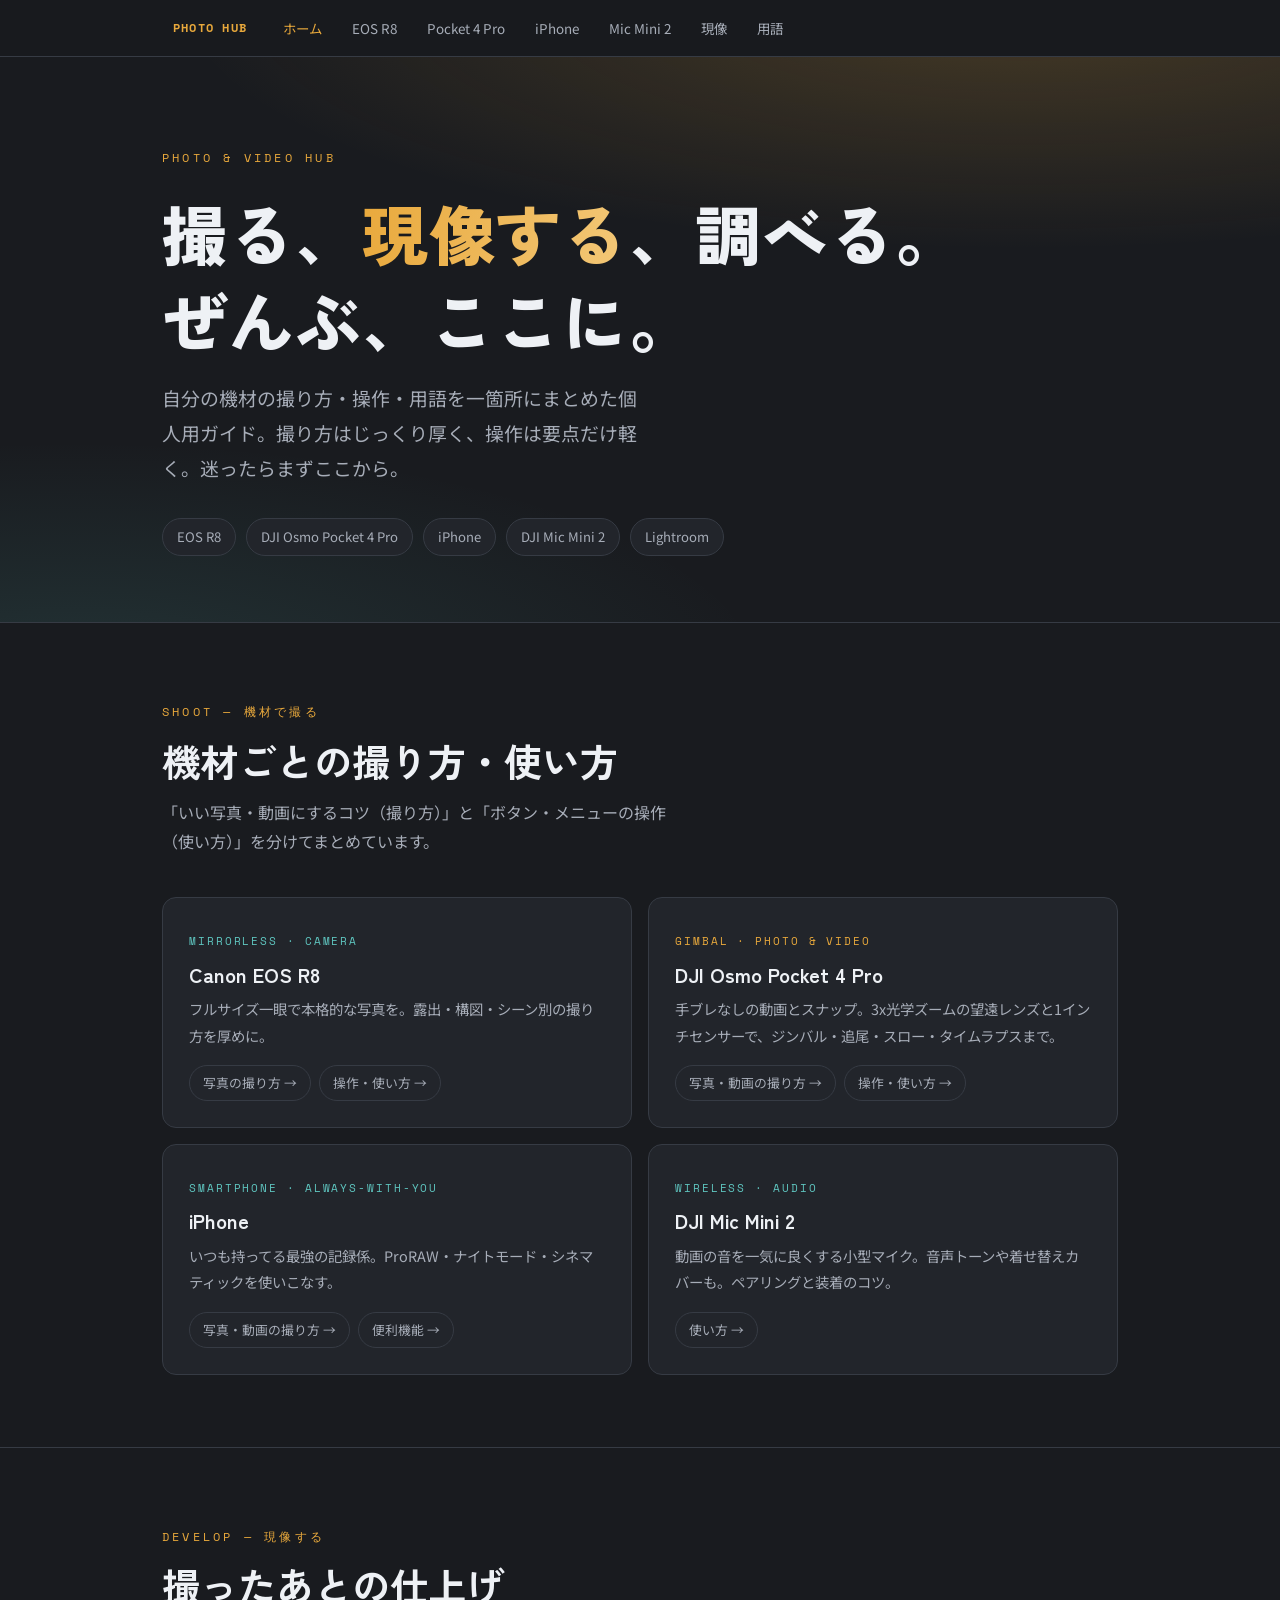
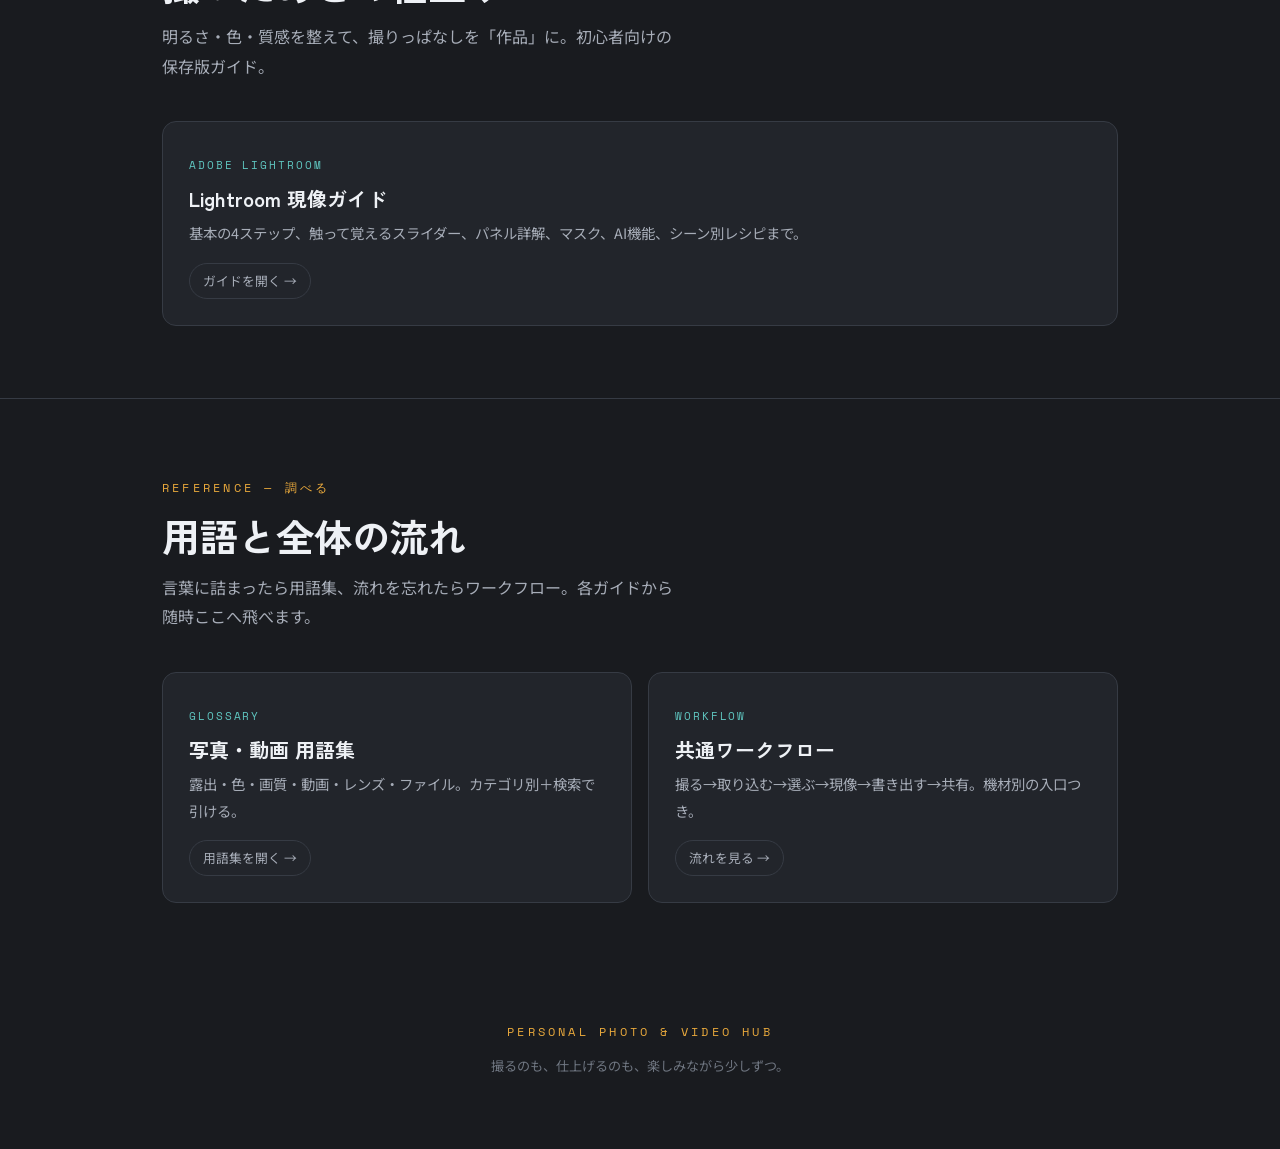
<file: index.html>
<!DOCTYPE html>
<html lang="ja">
<head>
<meta charset="UTF-8">
<meta name="viewport" content="width=device-width, initial-scale=1.0, viewport-fit=cover">
<meta name="theme-color" content="#191b1f">
<meta name="mobile-web-app-capable" content="yes">
<meta name="apple-mobile-web-app-capable" content="yes">
<meta name="apple-mobile-web-app-status-bar-style" content="black-translucent">
<meta name="apple-mobile-web-app-title" content="Photo Hub">
<link rel="manifest" href="/photo-hub/manifest.webmanifest">
<link rel="icon" href="/photo-hub/icons/icon-32.png" sizes="32x32" type="image/png">
<link rel="apple-touch-icon" href="/photo-hub/icons/apple-touch-icon.png">
<title>撮影＆現像ハブ — 撮る・現像する・調べる</title>
<link rel="preconnect" href="https://fonts.googleapis.com">
<link rel="preconnect" href="https://fonts.gstatic.com" crossorigin>
<link href="https://fonts.googleapis.com/css2?family=Zen+Kaku+Gothic+New:wght@500;700;900&family=Noto+Sans+JP:wght@400;500;700&family=Space+Mono:wght@400;700&display=swap" rel="stylesheet" media="print" onload="this.media='all'">
<noscript><link href="https://fonts.googleapis.com/css2?family=Zen+Kaku+Gothic+New:wght@500;700;900&family=Noto+Sans+JP:wght@400;500;700&family=Space+Mono:wght@400;700&display=swap" rel="stylesheet"></noscript>
<link rel="stylesheet" href="assets/style.css">
<script>try{if(sessionStorage.getItem('phSplash'))document.documentElement.className+=' no-splash';else sessionStorage.setItem('phSplash','1');}catch(e){}</script>
<style>
/* 起動スプラッシュ（最初の描画から黒地・サイト雰囲気に統一） */
html{background:#191b1f}
#ph-splash{position:fixed;inset:0;z-index:9999;display:flex;flex-direction:column;align-items:center;justify-content:center;gap:20px;
  background:radial-gradient(120% 80% at 80% 10%,rgba(233,169,60,.16),transparent 55%),radial-gradient(95% 70% at 8% 105%,rgba(95,198,192,.10),transparent 60%),#191b1f;
  transition:opacity .5s ease,visibility .5s ease}
#ph-splash.ph-hide{opacity:0;visibility:hidden}
.no-splash #ph-splash{display:none}
.ph-ap-wrap{position:relative;width:60px;height:60px;display:grid;place-items:center}
.ph-ap{width:60px;height:60px;border-radius:50%;background:conic-gradient(from 0deg,rgba(233,169,60,0),#e9a93c);
  -webkit-mask:radial-gradient(farthest-side,transparent calc(100% - 4px),#000 calc(100% - 3px));
          mask:radial-gradient(farthest-side,transparent calc(100% - 4px),#000 calc(100% - 3px));
  animation:ph-spin .95s linear infinite}
.ph-lens{position:absolute;width:12px;height:12px;border-radius:50%;background:radial-gradient(circle at 35% 35%,#f3c878,#b9852a);box-shadow:0 0 10px rgba(233,169,60,.45)}
.ph-brand{font-family:"Space Mono",ui-monospace,Menlo,monospace;letter-spacing:.32em;font-size:.8rem;font-weight:700;color:#e9a93c;padding-left:.32em}
.ph-sub{font-family:"Space Mono",ui-monospace,Menlo,monospace;letter-spacing:.18em;font-size:.58rem;color:#6f7681;padding-left:.18em}
@keyframes ph-spin{to{transform:rotate(360deg)}}
@media (prefers-reduced-motion:reduce){.ph-ap{animation:none}}
</style>
</head>
<body data-page="home">
<div id="ph-splash" aria-hidden="true">
  <div class="ph-ap-wrap"><div class="ph-ap"></div><div class="ph-lens"></div></div>
  <div class="ph-brand">PHOTO HUB</div>
  <div class="ph-sub">撮影＆現像ハブ</div>
</div>

<nav class="nav">
  <div class="wrap">
    <a class="brand" href="index.html">PHOTO HUB</a>
    <a href="index.html" data-nav="home">ホーム</a>
    <a href="eos-r8/shoot.html">EOS R8</a>
    <a href="pocket4/shoot.html">Pocket 4 Pro</a>
    <a href="iphone/shoot.html">iPhone</a>
    <a href="mic-mini/index.html">Mic Mini 2</a>
    <a href="lightroom/index.html">現像</a>
    <a href="reference/glossary.html">用語</a>
  </div>
</nav>

<header class="hero">
  <div class="hero-glow"></div>
  <div class="wrap">
    <span class="eyebrow hero-eyebrow">Photo &amp; Video Hub</span>
    <h1>撮る、<span class="accent">現像する</span>、調べる。<br>ぜんぶ、ここに。</h1>
    <p class="lead">自分の機材の撮り方・操作・用語を一箇所にまとめた個人用ガイド。撮り方はじっくり厚く、操作は要点だけ軽く。迷ったらまずここから。</p>
    <div class="hero-meta">
      <a class="chip" href="eos-r8/shoot.html">EOS R8</a>
      <a class="chip" href="pocket4/shoot.html">DJI Osmo Pocket 4 Pro</a>
      <a class="chip" href="iphone/shoot.html">iPhone</a>
      <a class="chip" href="mic-mini/index.html">DJI Mic Mini 2</a>
      <a class="chip" href="lightroom/index.html">Lightroom</a>
    </div>
  </div>
</header>

<!-- 機材で撮る -->
<section class="section">
  <div class="wrap">
    <div class="sec-head reveal">
      <span class="eyebrow">Shoot — 機材で撮る</span>
      <h2>機材ごとの撮り方・使い方</h2>
      <p>「いい写真・動画にするコツ（撮り方）」と「ボタン・メニューの操作（使い方）」を分けてまとめています。</p>
    </div>

    <div class="two reveal">
      <div class="dev-card theme-r8">
        <span class="kind">Mirrorless · Camera</span>
        <h3>Canon EOS R8</h3>
        <p>フルサイズ一眼で本格的な写真を。露出・構図・シーン別の撮り方を厚めに。</p>
        <div class="dev-links">
          <a class="pill" href="eos-r8/shoot.html">写真の撮り方 →</a>
          <a class="pill" href="eos-r8/operate.html">操作・使い方 →</a>
        </div>
      </div>

      <div class="dev-card theme-pocket">
        <span class="kind">Gimbal · Photo &amp; Video</span>
        <h3>DJI Osmo Pocket 4 Pro</h3>
        <p>手ブレなしの動画とスナップ。3x光学ズームの望遠レンズと1インチセンサーで、ジンバル・追尾・スロー・タイムラプスまで。</p>
        <div class="dev-links">
          <a class="pill" href="pocket4/shoot.html">写真・動画の撮り方 →</a>
          <a class="pill" href="pocket4/operate.html">操作・使い方 →</a>
        </div>
      </div>

      <div class="dev-card theme-iphone">
        <span class="kind">Smartphone · Always-with-you</span>
        <h3>iPhone</h3>
        <p>いつも持ってる最強の記録係。ProRAW・ナイトモード・シネマティックを使いこなす。</p>
        <div class="dev-links">
          <a class="pill" href="iphone/shoot.html">写真・動画の撮り方 →</a>
          <a class="pill" href="iphone/shoot.html#tips">便利機能 →</a>
        </div>
      </div>

      <a class="dev-card theme-mic" href="mic-mini/index.html">
        <span class="kind">Wireless · Audio</span>
        <h3>DJI Mic Mini 2</h3>
        <p>動画の音を一気に良くする小型マイク。音声トーンや着せ替えカバーも。ペアリングと装着のコツ。</p>
        <div class="dev-links">
          <span class="pill">使い方 →</span>
        </div>
      </a>
    </div>
  </div>
</section>

<!-- 現像する -->
<section class="section">
  <div class="wrap">
    <div class="sec-head reveal">
      <span class="eyebrow">Develop — 現像する</span>
      <h2>撮ったあとの仕上げ</h2>
      <p>明るさ・色・質感を整えて、撮りっぱなしを「作品」に。初心者向けの保存版ガイド。</p>
    </div>
    <a class="dev-card reveal" href="lightroom/index.html">
      <span class="kind">Adobe Lightroom</span>
      <h3>Lightroom 現像ガイド</h3>
      <p>基本の4ステップ、触って覚えるスライダー、パネル詳解、マスク、AI機能、シーン別レシピまで。</p>
      <div class="dev-links">
        <span class="pill">ガイドを開く →</span>
      </div>
    </a>
  </div>
</section>

<!-- リファレンス -->
<section class="section last">
  <div class="wrap">
    <div class="sec-head reveal">
      <span class="eyebrow">Reference — 調べる</span>
      <h2>用語と全体の流れ</h2>
      <p>言葉に詰まったら用語集、流れを忘れたらワークフロー。各ガイドから随時ここへ飛べます。</p>
    </div>
    <div class="two reveal">
      <a class="dev-card" href="reference/glossary.html">
        <span class="kind">Glossary</span>
        <h3>写真・動画 用語集</h3>
        <p>露出・色・画質・動画・レンズ・ファイル。カテゴリ別＋検索で引ける。</p>
        <div class="dev-links"><span class="pill">用語集を開く →</span></div>
      </a>
      <a class="dev-card" href="reference/workflow.html">
        <span class="kind">Workflow</span>
        <h3>共通ワークフロー</h3>
        <p>撮る→取り込む→選ぶ→現像→書き出す→共有。機材別の入口つき。</p>
        <div class="dev-links"><span class="pill">流れを見る →</span></div>
      </a>
    </div>
  </div>
</section>

<footer class="footer">
  <div class="wrap">
    <span class="eyebrow">Personal Photo &amp; Video Hub</span>
    撮るのも、仕上げるのも、楽しみながら少しずつ。
  </div>
</footer>

<script src="assets/main.js"></script>
</body>
</html>
</file>
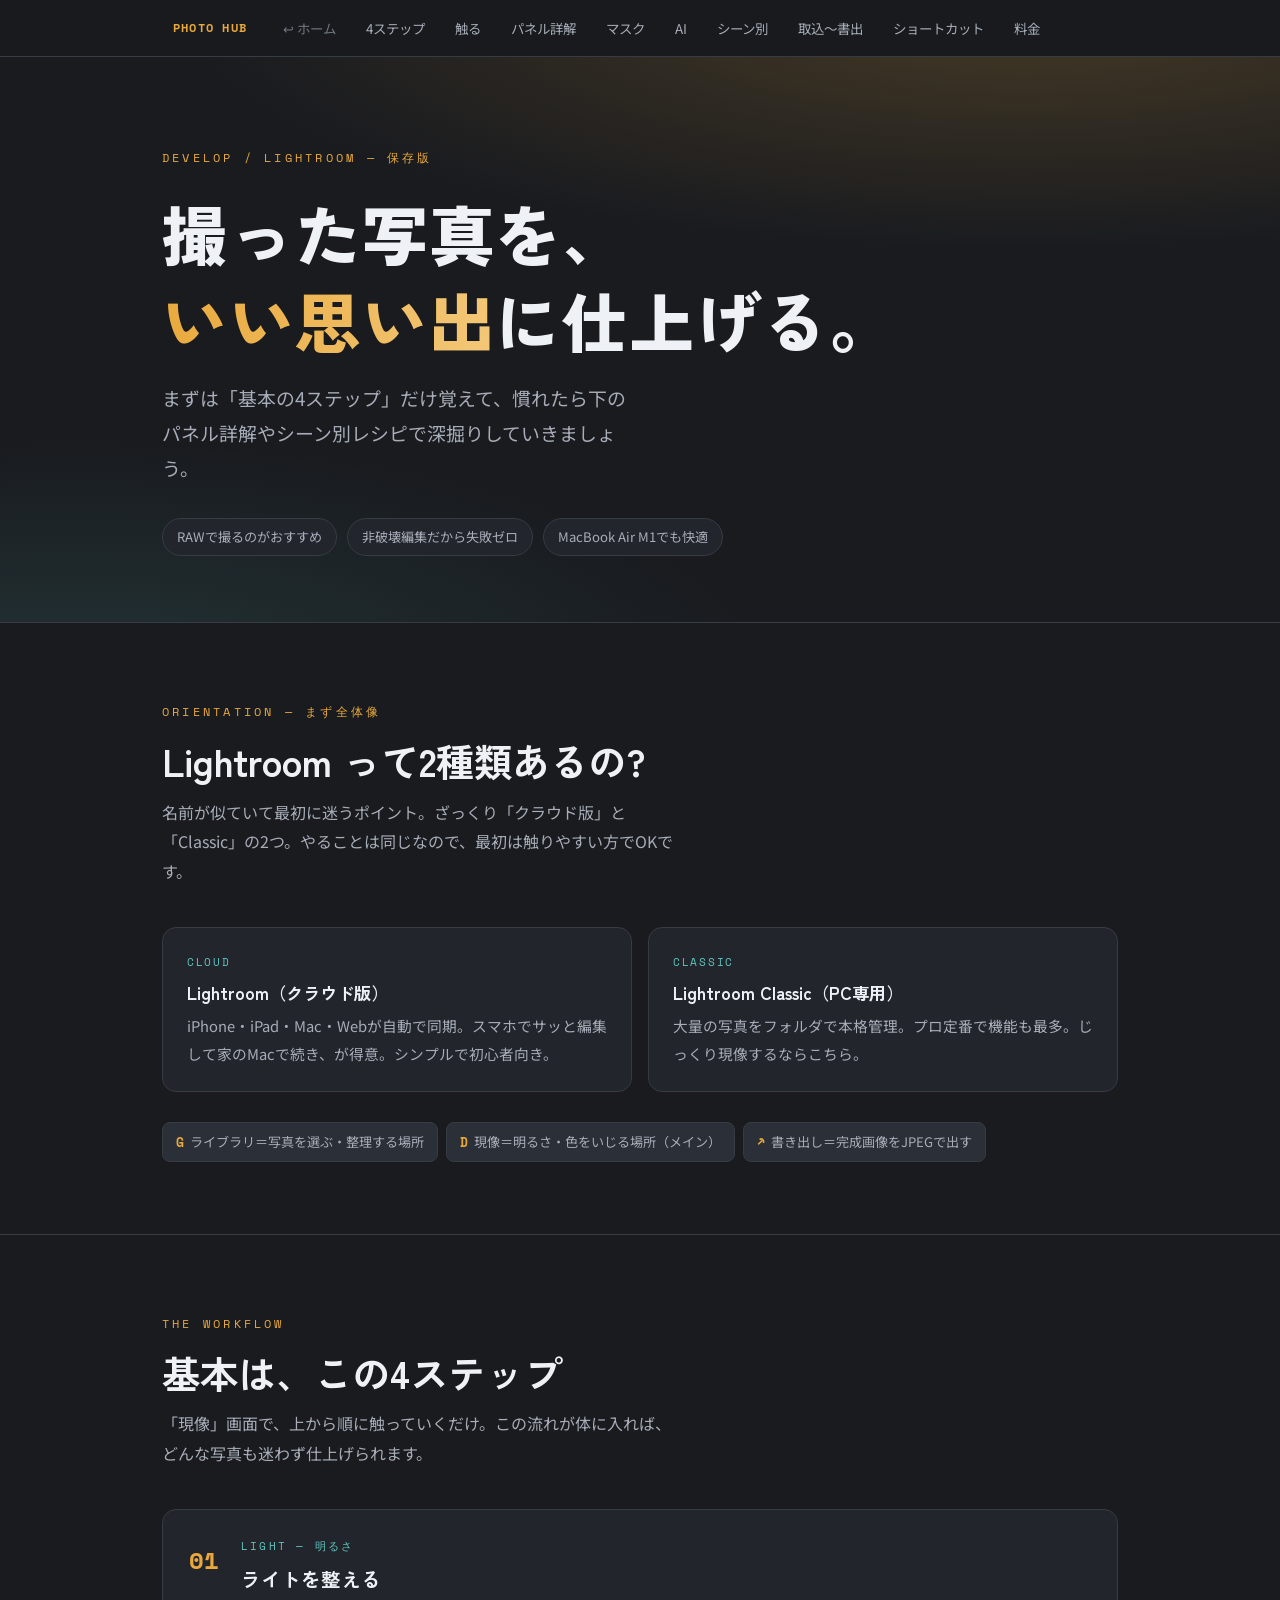
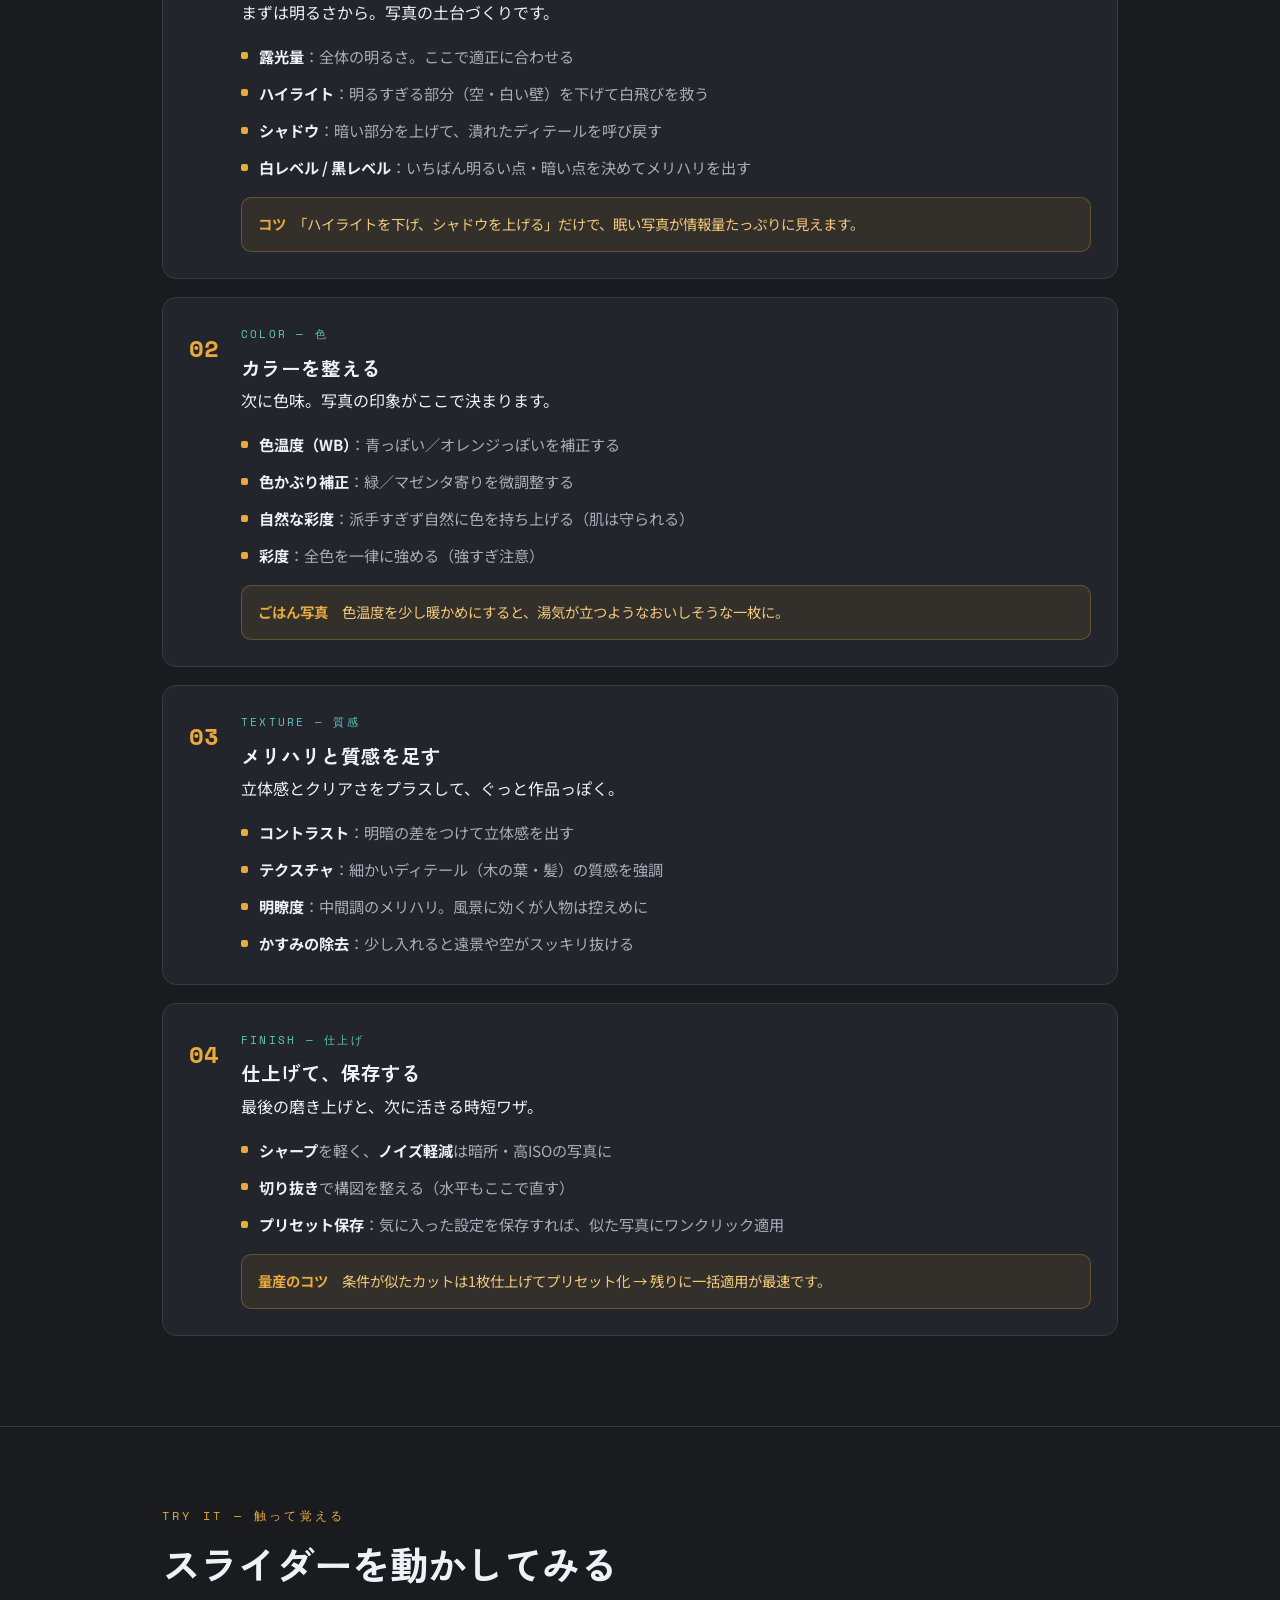
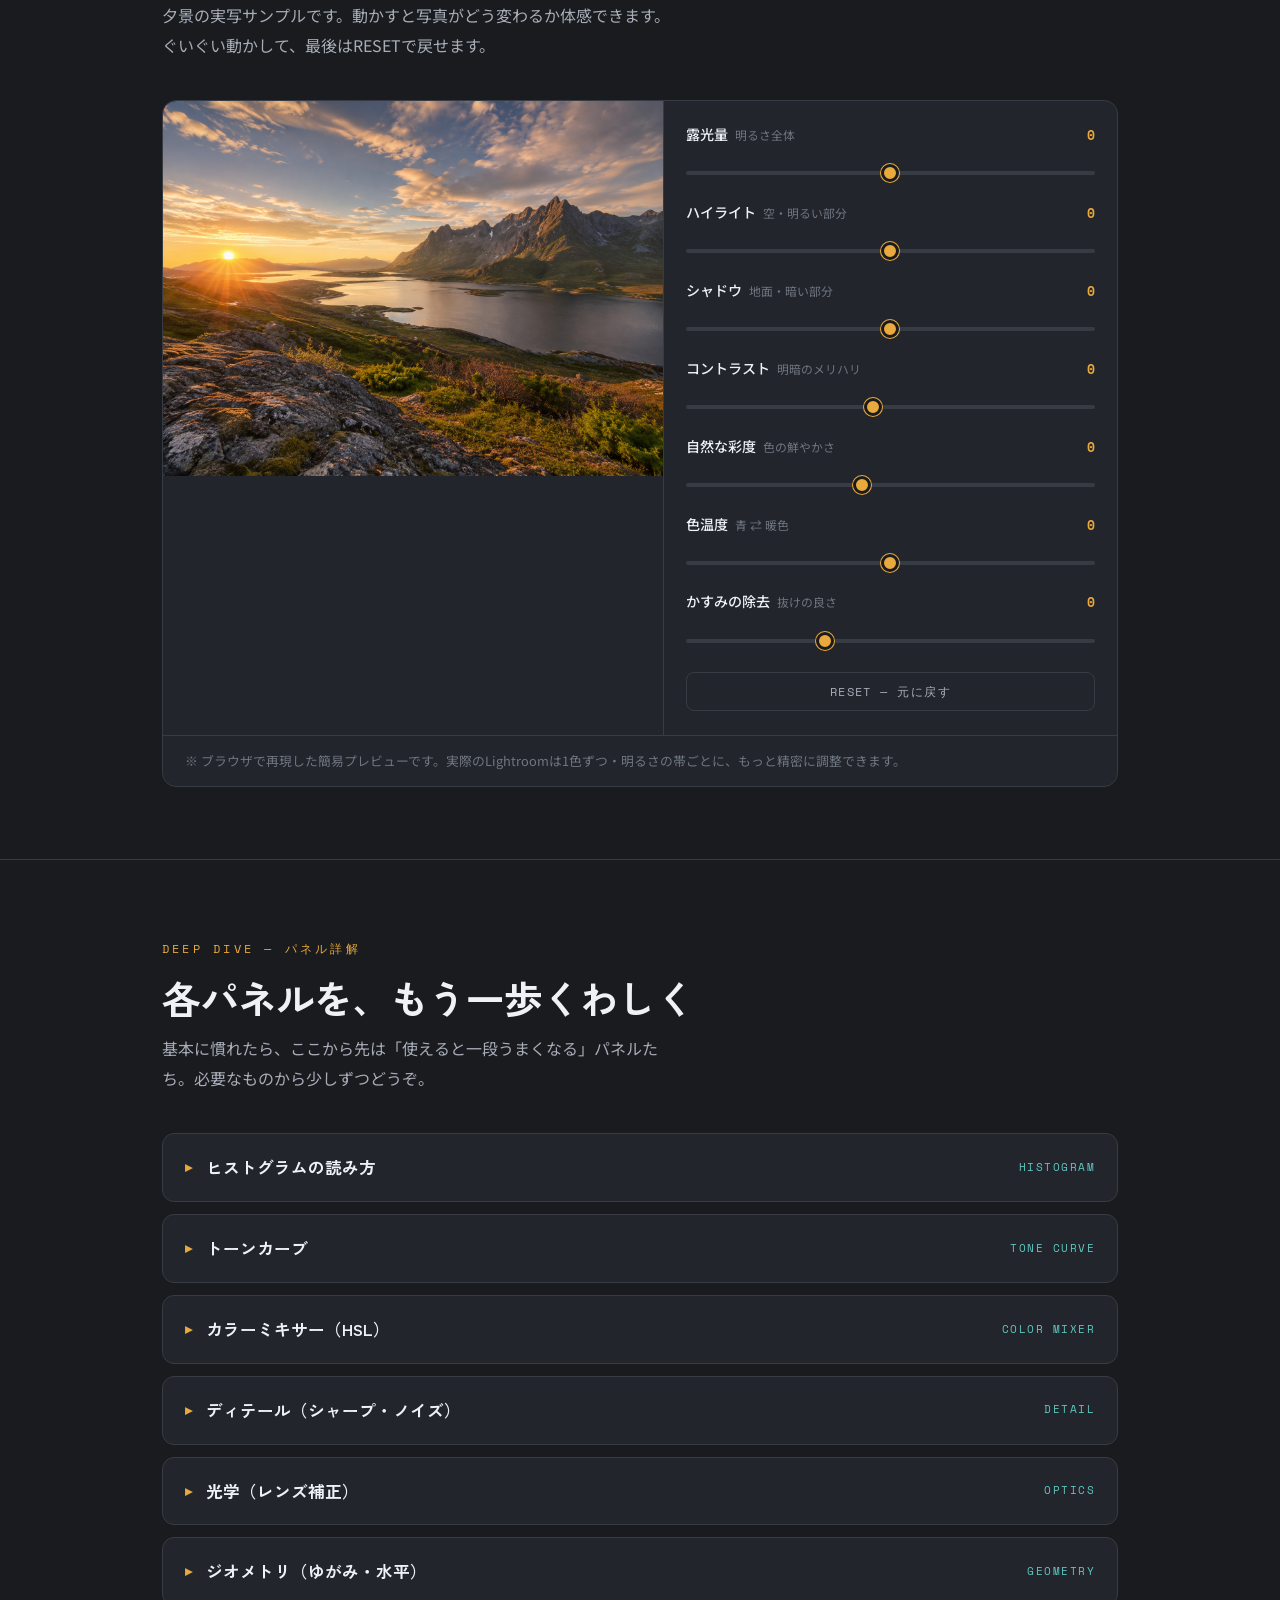
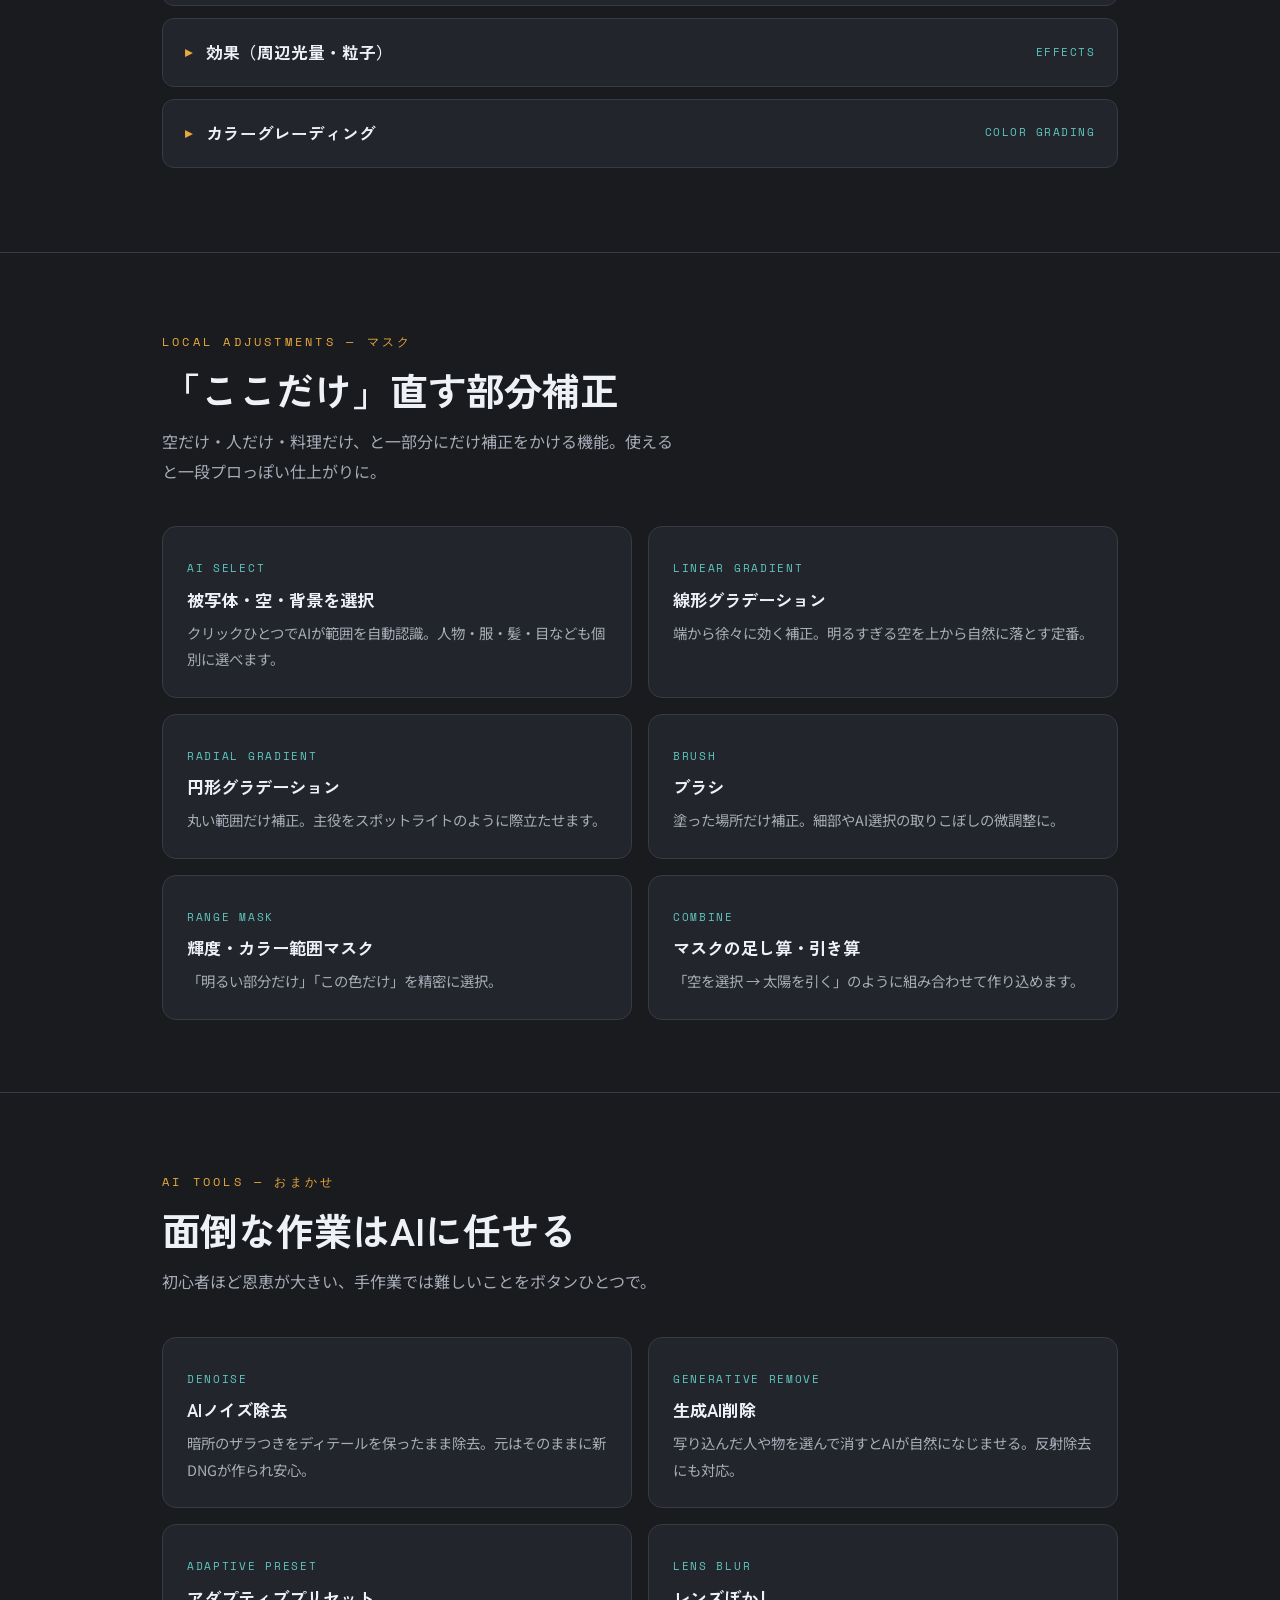
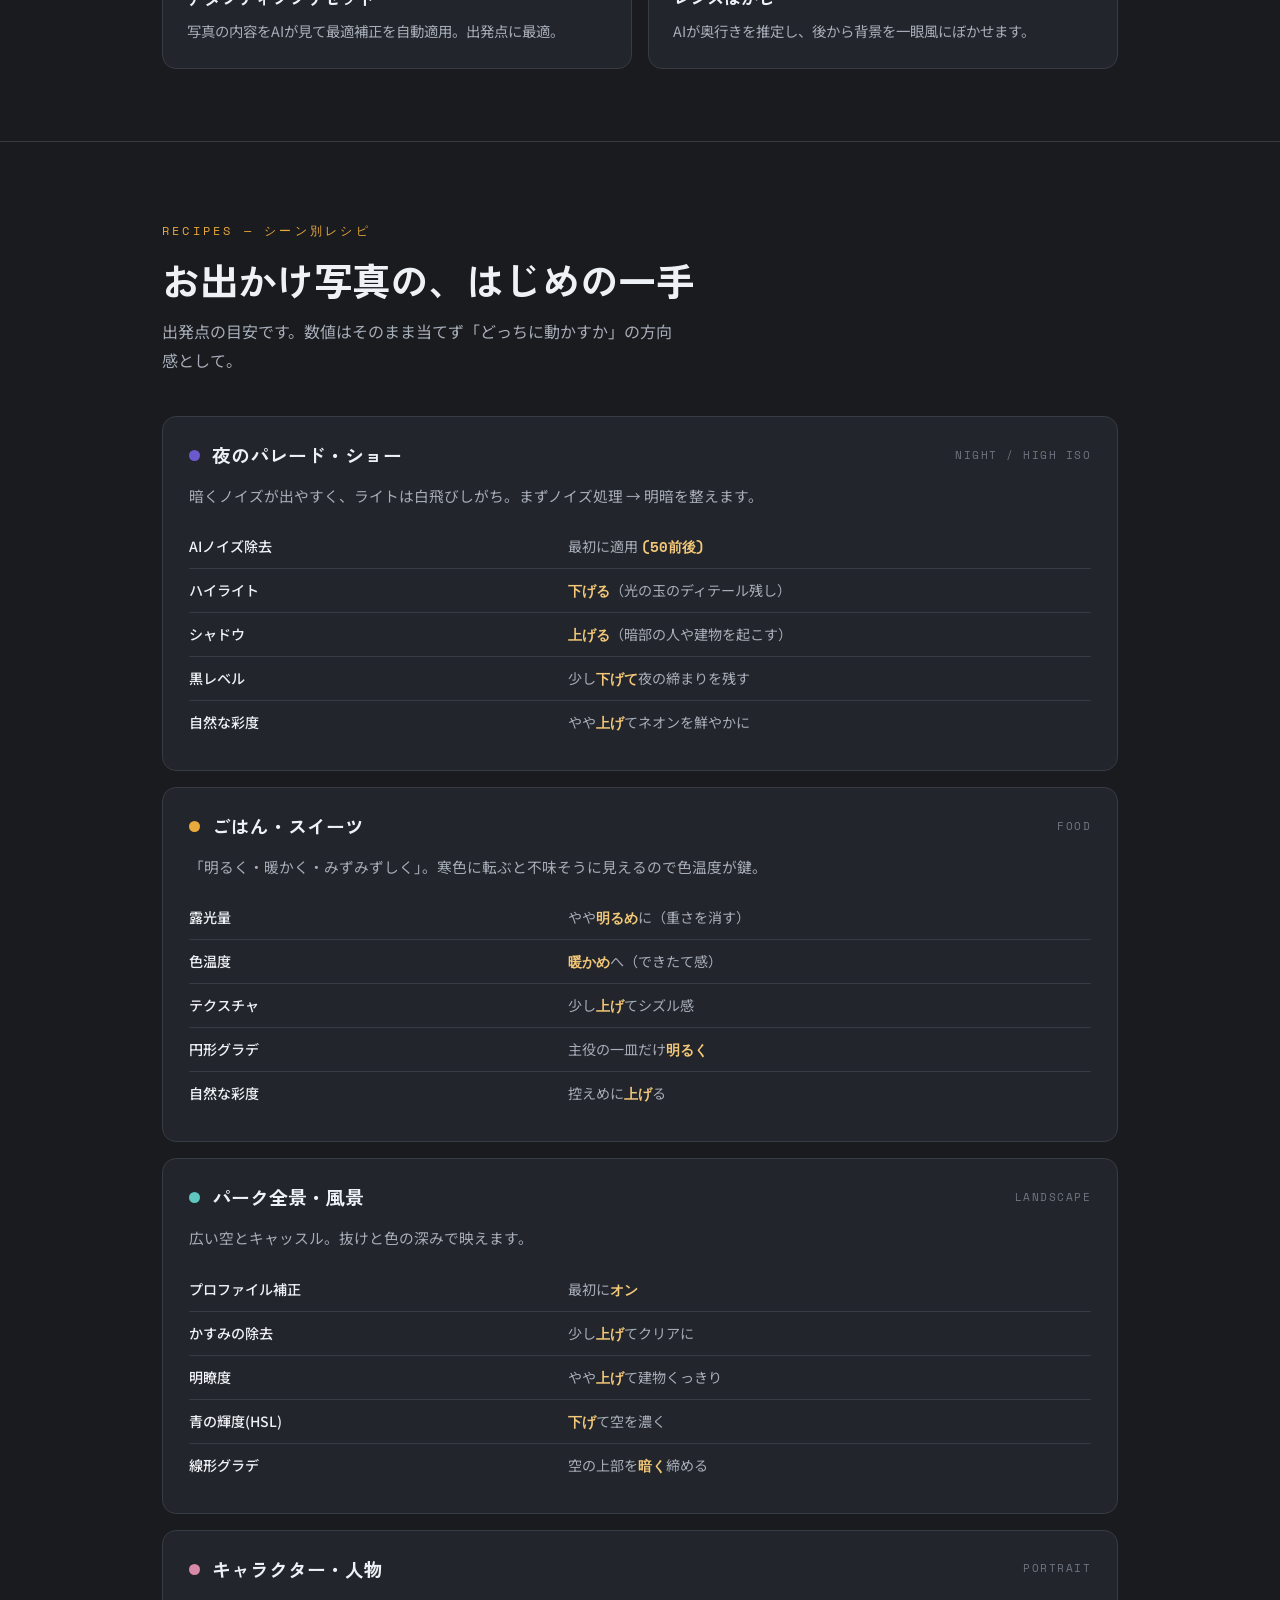
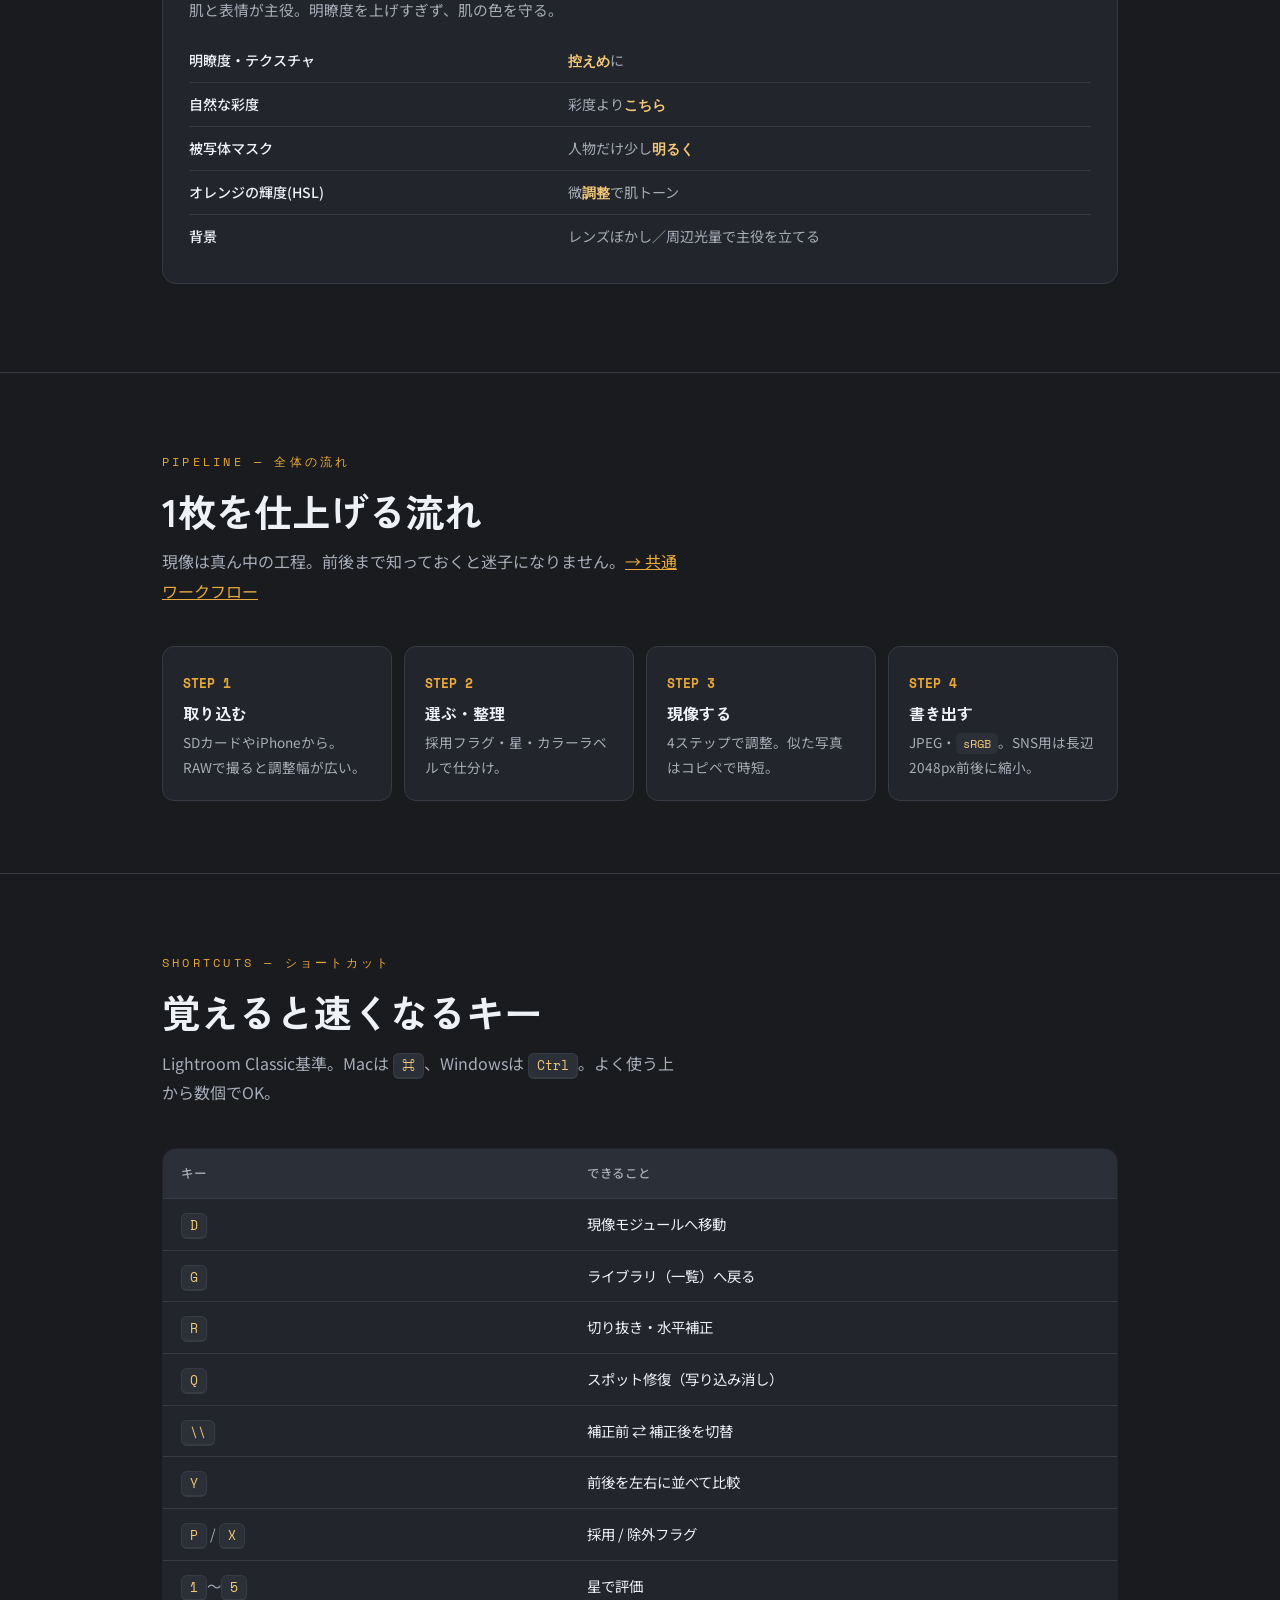
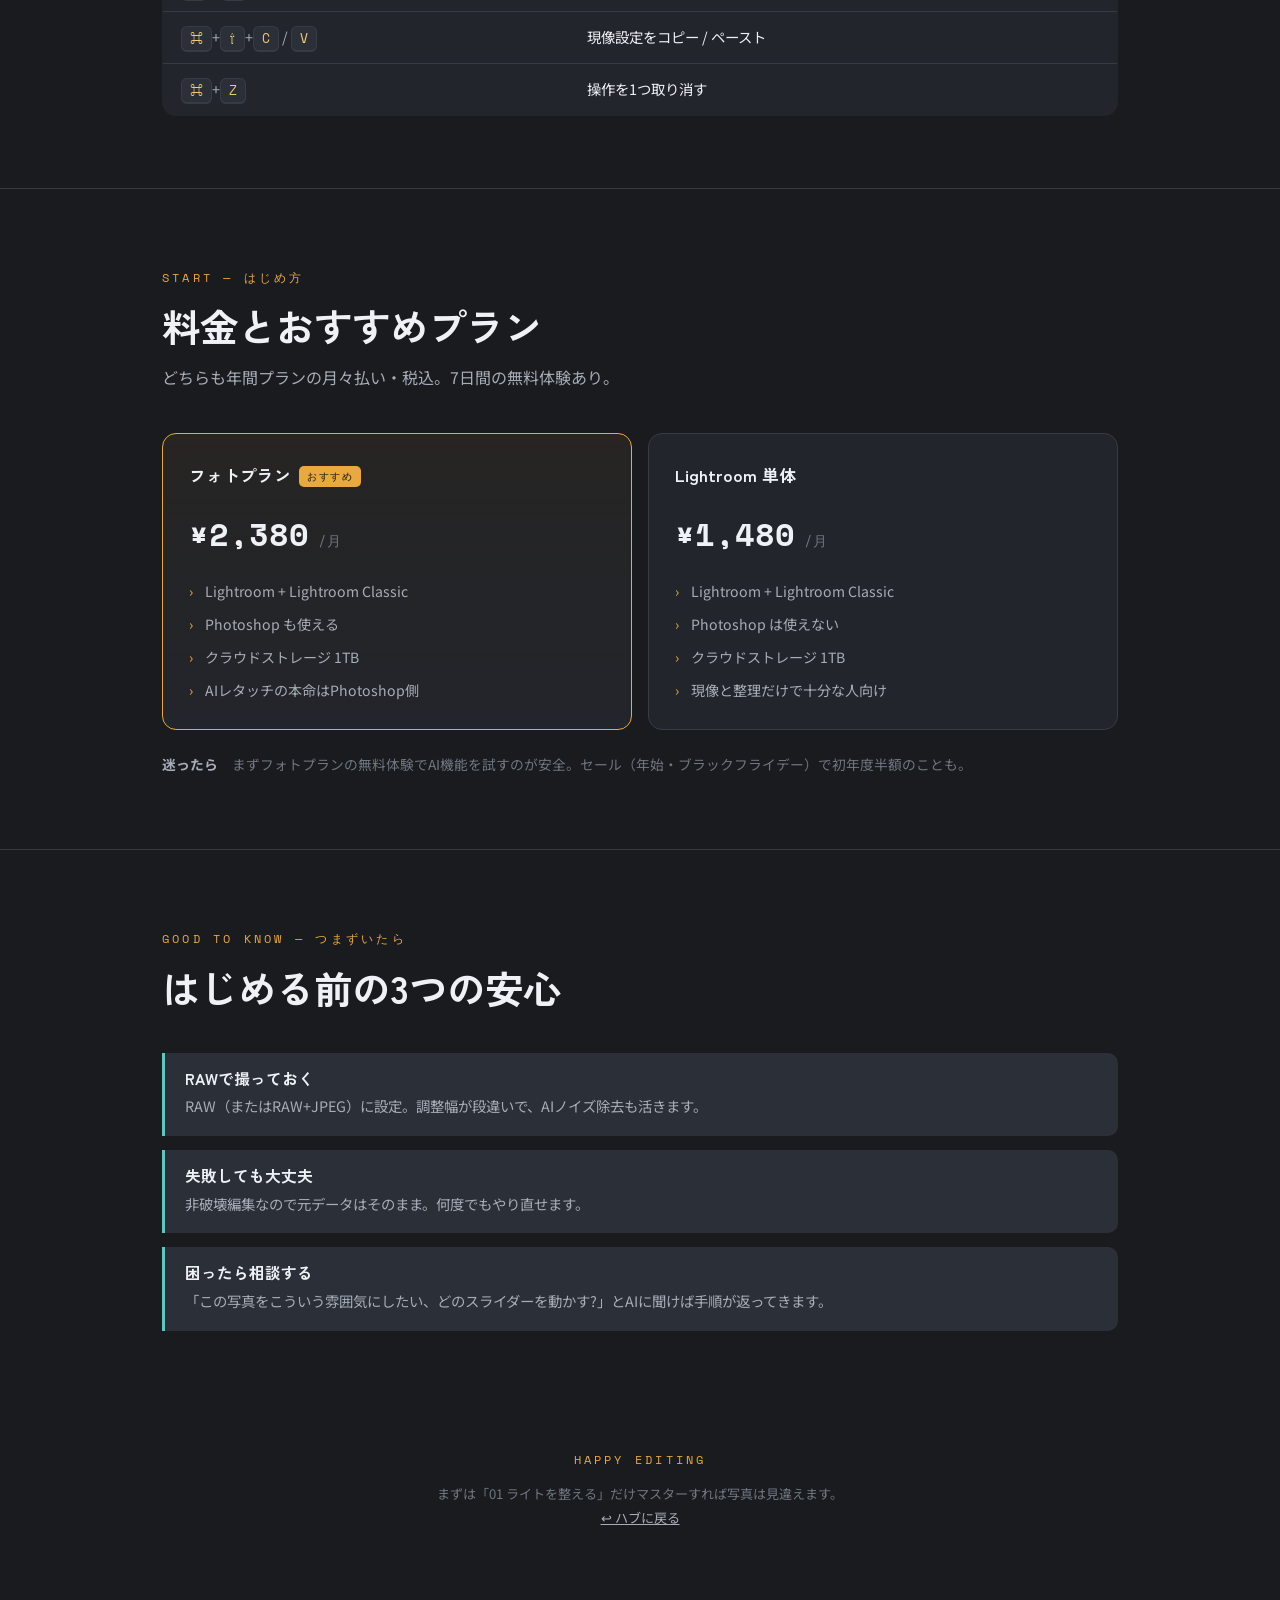
<file: lightroom/index.html>
<!DOCTYPE html>
<html lang="ja">
<head>
<meta charset="UTF-8">
<meta name="viewport" content="width=device-width, initial-scale=1.0, viewport-fit=cover">
<meta name="theme-color" content="#191b1f">
<meta name="mobile-web-app-capable" content="yes">
<meta name="apple-mobile-web-app-capable" content="yes">
<meta name="apple-mobile-web-app-status-bar-style" content="black-translucent">
<meta name="apple-mobile-web-app-title" content="Photo Hub">
<link rel="manifest" href="/photo-hub/manifest.webmanifest">
<link rel="icon" href="/photo-hub/icons/icon-32.png" sizes="32x32" type="image/png">
<link rel="apple-touch-icon" href="/photo-hub/icons/apple-touch-icon.png">
<title>Lightroom 現像ガイド — 撮影＆現像ハブ</title>
<link rel="preconnect" href="https://fonts.googleapis.com">
<link rel="preconnect" href="https://fonts.gstatic.com" crossorigin>
<link href="https://fonts.googleapis.com/css2?family=Zen+Kaku+Gothic+New:wght@500;700;900&family=Noto+Sans+JP:wght@400;500;700&family=Space+Mono:wght@400;700&display=swap" rel="stylesheet" media="print" onload="this.media='all'">
<noscript><link href="https://fonts.googleapis.com/css2?family=Zen+Kaku+Gothic+New:wght@500;700;900&family=Noto+Sans+JP:wght@400;500;700&family=Space+Mono:wght@400;700&display=swap" rel="stylesheet"></noscript>
<link rel="stylesheet" href="../assets/style.css">
<style>
  /* このページ固有：実写サンプル＋現像シミュレーター */
  .scene{position:absolute;inset:0}
  .photo{position:absolute;inset:0;width:100%;height:100%;object-fit:cover;display:block}
  .ov{position:absolute;inset:0;pointer-events:none}
  #hiOv{mix-blend-mode:multiply;opacity:0}
  #shOv{opacity:0}
  #tempOv{mix-blend-mode:overlay;opacity:0}
</style>
<script>try{if(sessionStorage.getItem('phSplash'))document.documentElement.className+=' no-splash';else sessionStorage.setItem('phSplash','1');}catch(e){}</script>
<style>
/* 起動スプラッシュ（最初の描画から黒地・サイト雰囲気に統一） */
html{background:#191b1f}
#ph-splash{position:fixed;inset:0;z-index:9999;display:flex;flex-direction:column;align-items:center;justify-content:center;gap:20px;
  background:radial-gradient(120% 80% at 80% 10%,rgba(233,169,60,.16),transparent 55%),radial-gradient(95% 70% at 8% 105%,rgba(95,198,192,.10),transparent 60%),#191b1f;
  transition:opacity .5s ease,visibility .5s ease}
#ph-splash.ph-hide{opacity:0;visibility:hidden}
.no-splash #ph-splash{display:none}
.ph-ap-wrap{position:relative;width:60px;height:60px;display:grid;place-items:center}
.ph-ap{width:60px;height:60px;border-radius:50%;background:conic-gradient(from 0deg,rgba(233,169,60,0),#e9a93c);
  -webkit-mask:radial-gradient(farthest-side,transparent calc(100% - 4px),#000 calc(100% - 3px));
          mask:radial-gradient(farthest-side,transparent calc(100% - 4px),#000 calc(100% - 3px));
  animation:ph-spin .95s linear infinite}
.ph-lens{position:absolute;width:12px;height:12px;border-radius:50%;background:radial-gradient(circle at 35% 35%,#f3c878,#b9852a);box-shadow:0 0 10px rgba(233,169,60,.45)}
.ph-brand{font-family:"Space Mono",ui-monospace,Menlo,monospace;letter-spacing:.32em;font-size:.8rem;font-weight:700;color:#e9a93c;padding-left:.32em}
.ph-sub{font-family:"Space Mono",ui-monospace,Menlo,monospace;letter-spacing:.18em;font-size:.58rem;color:#6f7681;padding-left:.18em}
@keyframes ph-spin{to{transform:rotate(360deg)}}
@media (prefers-reduced-motion:reduce){.ph-ap{animation:none}}
</style>
</head>
<body data-page="lightroom">
<div id="ph-splash" aria-hidden="true">
  <div class="ph-ap-wrap"><div class="ph-ap"></div><div class="ph-lens"></div></div>
  <div class="ph-brand">PHOTO HUB</div>
  <div class="ph-sub">撮影＆現像ハブ</div>
</div>

<nav class="nav">
  <div class="wrap">
    <a class="brand" href="../index.html">PHOTO HUB</a>
    <a class="home" href="../index.html">↩ ホーム</a>
    <a href="#steps">4ステップ</a>
    <a href="#play">触る</a>
    <a href="#panels">パネル詳解</a>
    <a href="#mask">マスク</a>
    <a href="#ai">AI</a>
    <a href="#recipes">シーン別</a>
    <a href="#flow">取込〜書出</a>
    <a href="#keys">ショートカット</a>
    <a href="#plans">料金</a>
  </div>
</nav>

<header class="hero">
  <div class="hero-glow"></div>
  <div class="wrap">
    <span class="eyebrow hero-eyebrow">Develop / Lightroom — 保存版</span>
    <h1>撮った写真を、<br><span class="accent">いい思い出</span>に仕上げる。</h1>
    <p class="lead">まずは「基本の4ステップ」だけ覚えて、慣れたら下のパネル詳解やシーン別レシピで深掘りしていきましょう。</p>
    <div class="hero-meta">
      <span class="chip">RAWで撮るのがおすすめ</span>
      <span class="chip">非破壊編集だから失敗ゼロ</span>
      <span class="chip">MacBook Air M1でも快適</span>
    </div>
  </div>
</header>

<!-- ORIENTATION -->
<section class="section" id="start">
  <div class="wrap">
    <div class="sec-head reveal">
      <span class="eyebrow">Orientation — まず全体像</span>
      <h2>Lightroom って2種類あるの?</h2>
      <p>名前が似ていて最初に迷うポイント。ざっくり「クラウド版」と「Classic」の2つ。やることは同じなので、最初は触りやすい方でOKです。</p>
    </div>
    <div class="two reveal">
      <div class="obox">
        <span class="meta">Cloud</span>
        <h3>Lightroom（クラウド版）</h3>
        <p>iPhone・iPad・Mac・Webが自動で同期。スマホでサッと編集して家のMacで続き、が得意。シンプルで初心者向き。</p>
      </div>
      <div class="obox">
        <span class="meta">Classic</span>
        <h3>Lightroom Classic（PC専用）</h3>
        <p>大量の写真をフォルダで本格管理。プロ定番で機能も最多。じっくり現像するならこちら。</p>
      </div>
    </div>
    <div class="modules reveal">
      <span class="mod"><b>G</b>ライブラリ＝写真を選ぶ・整理する場所</span>
      <span class="mod"><b>D</b>現像＝明るさ・色をいじる場所（メイン）</span>
      <span class="mod"><b>↗</b>書き出し＝完成画像をJPEGで出す</span>
    </div>
  </div>
</section>

<!-- WORKFLOW -->
<section class="section" id="steps">
  <div class="wrap">
    <div class="sec-head reveal">
      <span class="eyebrow">The Workflow</span>
      <h2>基本は、この4ステップ</h2>
      <p>「現像」画面で、上から順に触っていくだけ。この流れが体に入れば、どんな写真も迷わず仕上げられます。</p>
    </div>

    <div class="step reveal">
      <span class="num">01</span>
      <div>
        <span class="role">Light — 明るさ</span>
        <h3>ライトを整える</h3>
        <p>まずは明るさから。写真の土台づくりです。</p>
        <ul>
          <li><b>露光量</b>：全体の明るさ。ここで適正に合わせる</li>
          <li><b>ハイライト</b>：明るすぎる部分（空・白い壁）を下げて白飛びを救う</li>
          <li><b>シャドウ</b>：暗い部分を上げて、潰れたディテールを呼び戻す</li>
          <li><b>白レベル / 黒レベル</b>：いちばん明るい点・暗い点を決めてメリハリを出す</li>
        </ul>
        <div class="tip"><b>コツ</b>　「ハイライトを下げ、シャドウを上げる」だけで、眠い写真が情報量たっぷりに見えます。</div>
      </div>
    </div>

    <div class="step reveal">
      <span class="num">02</span>
      <div>
        <span class="role">Color — 色</span>
        <h3>カラーを整える</h3>
        <p>次に色味。写真の印象がここで決まります。</p>
        <ul>
          <li><b>色温度（WB）</b>：青っぽい／オレンジっぽいを補正する</li>
          <li><b>色かぶり補正</b>：緑／マゼンタ寄りを微調整する</li>
          <li><b>自然な彩度</b>：派手すぎず自然に色を持ち上げる（肌は守られる）</li>
          <li><b>彩度</b>：全色を一律に強める（強すぎ注意）</li>
        </ul>
        <div class="tip"><b>ごはん写真</b>　色温度を少し暖かめにすると、湯気が立つようなおいしそうな一枚に。</div>
      </div>
    </div>

    <div class="step reveal">
      <span class="num">03</span>
      <div>
        <span class="role">Texture — 質感</span>
        <h3>メリハリと質感を足す</h3>
        <p>立体感とクリアさをプラスして、ぐっと作品っぽく。</p>
        <ul>
          <li><b>コントラスト</b>：明暗の差をつけて立体感を出す</li>
          <li><b>テクスチャ</b>：細かいディテール（木の葉・髪）の質感を強調</li>
          <li><b>明瞭度</b>：中間調のメリハリ。風景に効くが人物は控えめに</li>
          <li><b>かすみの除去</b>：少し入れると遠景や空がスッキリ抜ける</li>
        </ul>
      </div>
    </div>

    <div class="step reveal">
      <span class="num">04</span>
      <div>
        <span class="role">Finish — 仕上げ</span>
        <h3>仕上げて、保存する</h3>
        <p>最後の磨き上げと、次に活きる時短ワザ。</p>
        <ul>
          <li><b>シャープ</b>を軽く、<b>ノイズ軽減</b>は暗所・高ISOの写真に</li>
          <li><b>切り抜き</b>で構図を整える（水平もここで直す）</li>
          <li><b>プリセット保存</b>：気に入った設定を保存すれば、似た写真にワンクリック適用</li>
        </ul>
        <div class="tip"><b>量産のコツ</b>　条件が似たカットは1枚仕上げてプリセット化 → 残りに一括適用が最速です。</div>
      </div>
    </div>
  </div>
</section>

<!-- PLAYGROUND -->
<section class="section" id="play">
  <div class="wrap">
    <div class="sec-head reveal">
      <span class="eyebrow">Try It — 触って覚える</span>
      <h2>スライダーを動かしてみる</h2>
      <p>夕景の実写サンプルです。動かすと写真がどう変わるか体感できます。ぐいぐい動かして、最後はRESETで戻せます。</p>
    </div>

    <div class="lab reveal">
      <div class="lab-grid">
        <div class="stage">
          <div class="scene" id="scene">
            <img class="photo" src="develop.png" alt="夕景の風景写真（現像サンプル）" width="724" height="543" decoding="async">
          </div>
          <div class="ov" id="hiOv"></div>
          <div class="ov" id="shOv"></div>
          <div class="ov" id="tempOv"></div>
        </div>
        <div class="controls">
          <div class="ctrl"><div class="ctrl-top"><span class="ctrl-label">露光量<span>明るさ全体</span></span><span class="ctrl-val" id="vExp">0</span></div><input type="range" id="exp" min="-60" max="60" value="0" aria-label="露光量"></div>
          <div class="ctrl"><div class="ctrl-top"><span class="ctrl-label">ハイライト<span>空・明るい部分</span></span><span class="ctrl-val" id="vHi">0</span></div><input type="range" id="hi" min="-100" max="100" value="0" aria-label="ハイライト"></div>
          <div class="ctrl"><div class="ctrl-top"><span class="ctrl-label">シャドウ<span>地面・暗い部分</span></span><span class="ctrl-val" id="vSh">0</span></div><input type="range" id="sh" min="-100" max="100" value="0" aria-label="シャドウ"></div>
          <div class="ctrl"><div class="ctrl-top"><span class="ctrl-label">コントラスト<span>明暗のメリハリ</span></span><span class="ctrl-val" id="vCon">0</span></div><input type="range" id="con" min="-50" max="60" value="0" aria-label="コントラスト"></div>
          <div class="ctrl"><div class="ctrl-top"><span class="ctrl-label">自然な彩度<span>色の鮮やかさ</span></span><span class="ctrl-val" id="vSat">0</span></div><input type="range" id="sat" min="-60" max="80" value="0" aria-label="彩度"></div>
          <div class="ctrl"><div class="ctrl-top"><span class="ctrl-label">色温度<span>青 ⇄ 暖色</span></span><span class="ctrl-val" id="vTemp">0</span></div><input type="range" id="temp" min="-60" max="60" value="0" aria-label="色温度"></div>
          <div class="ctrl"><div class="ctrl-top"><span class="ctrl-label">かすみの除去<span>抜けの良さ</span></span><span class="ctrl-val" id="vDe">0</span></div><input type="range" id="de" min="-30" max="60" value="0" aria-label="かすみの除去"></div>
          <button class="reset" id="reset">RESET — 元に戻す</button>
        </div>
      </div>
      <div class="lab-note">※ ブラウザで再現した簡易プレビューです。実際のLightroomは1色ずつ・明るさの帯ごとに、もっと精密に調整できます。</div>
    </div>
  </div>
</section>

<!-- PANEL DETAIL -->
<section class="section" id="panels">
  <div class="wrap">
    <div class="sec-head reveal">
      <span class="eyebrow">Deep Dive — パネル詳解</span>
      <h2>各パネルを、もう一歩くわしく</h2>
      <p>基本に慣れたら、ここから先は「使えると一段うまくなる」パネルたち。必要なものから少しずつどうぞ。</p>
    </div>

    <details class="acc reveal"><summary><span class="ico">▸</span>ヒストグラムの読み方<span class="en">Histogram</span></summary>
      <div class="body"><p>画面右上の山のグラフ。<b>左が暗い部分・右が明るい部分</b>の量。左に張り付けば黒潰れ、右にあふれれば白飛びのサイン。</p><p>左右に偏らず端までなだらかに広がるのが「階調豊か」の目安です。</p><div class="mini">撮った直後にヒストグラムで明暗を判断する練習をすると上達が早いです。</div></div></details>

    <details class="acc reveal"><summary><span class="ico">▸</span>トーンカーブ<span class="en">Tone Curve</span></summary>
      <div class="body"><p>明るさを帯ごとに曲げる上級ツール。<b>ゆるいS字</b>でフィルム風コントラスト、右下を少し上げる「眠いブラック」でマット調に。</p><div class="mini">露光量で大枠 → カーブで微調整、が使い分けのコツ。</div></div></details>

    <details class="acc reveal"><summary><span class="ico">▸</span>カラーミキサー（HSL）<span class="en">Color Mixer</span></summary>
      <div class="body"><p>色を1色ずつ調整。<b>色相</b>＝色の方向／<b>彩度</b>＝鮮やかさ／<b>輝度</b>＝明るさ。</p><div class="mini">「青の輝度を下げて空を濃く」「オレンジの彩度を上げて夕日を強調」などピンポイントに。</div></div></details>

    <details class="acc reveal"><summary><span class="ico">▸</span>ディテール（シャープ・ノイズ）<span class="en">Detail</span></summary>
      <div class="body"><p><b>シャープ</b>は輪郭、<b>ノイズ軽減</b>はザラつき。最新の<b>AIノイズ除去</b>はディテールを保ったまま除去でき、夜のショー写真はこれ一発。</p><div class="mini">100%拡大で確認しながら、かけすぎを防止。</div></div></details>

    <details class="acc reveal"><summary><span class="ico">▸</span>光学（レンズ補正）<span class="en">Optics</span></summary>
      <div class="body"><p><b>「プロファイル補正を使用」</b>と<b>色収差を除去</b>にチェックを入れるだけで、ゆがみ・四隅の暗さ・色のにじみを自動補正。</p><div class="mini">最初に入れておく習慣がおすすめ。</div></div></details>

    <details class="acc reveal"><summary><span class="ico">▸</span>ジオメトリ（ゆがみ・水平）<span class="en">Geometry</span></summary>
      <div class="body"><p>Upright の<b>「自動」「水平」</b>で、傾いた水平やキャッスルの垂直をワンタッチ補正。</p><div class="mini">広角の建物の「ハの字すぼまり」がスッと整います。</div></div></details>

    <details class="acc reveal"><summary><span class="ico">▸</span>効果（周辺光量・粒子）<span class="en">Effects</span></summary>
      <div class="body"><p><b>周辺光量</b>をマイナスで四隅を暗くし主役へ視線誘導。<b>粒子</b>を少し足すとフィルム風。</p><div class="mini">かけすぎ厳禁。ほんの少しが上品。</div></div></details>

    <details class="acc reveal"><summary><span class="ico">▸</span>カラーグレーディング<span class="en">Color Grading</span></summary>
      <div class="body"><p>ハイライト・中間調・シャドウに別々の色を乗せる映画的演出。<b>シャドウに青・ハイライトに暖色</b>の「ティール&オレンジ」は王道。</p><div class="mini">仕上げの最後に少量だけ。</div></div></details>
  </div>
</section>

<!-- MASKING -->
<section class="section" id="mask">
  <div class="wrap">
    <div class="sec-head reveal">
      <span class="eyebrow">Local Adjustments — マスク</span>
      <h2>「ここだけ」直す部分補正</h2>
      <p>空だけ・人だけ・料理だけ、と一部分にだけ補正をかける機能。使えると一段プロっぽい仕上がりに。</p>
    </div>
    <div class="grid">
      <div class="card reveal"><span class="tag">AI Select</span><h3>被写体・空・背景を選択</h3><p>クリックひとつでAIが範囲を自動認識。人物・服・髪・目なども個別に選べます。</p></div>
      <div class="card reveal"><span class="tag">Linear Gradient</span><h3>線形グラデーション</h3><p>端から徐々に効く補正。明るすぎる空を上から自然に落とす定番。</p></div>
      <div class="card reveal"><span class="tag">Radial Gradient</span><h3>円形グラデーション</h3><p>丸い範囲だけ補正。主役をスポットライトのように際立たせます。</p></div>
      <div class="card reveal"><span class="tag">Brush</span><h3>ブラシ</h3><p>塗った場所だけ補正。細部やAI選択の取りこぼしの微調整に。</p></div>
      <div class="card reveal"><span class="tag">Range Mask</span><h3>輝度・カラー範囲マスク</h3><p>「明るい部分だけ」「この色だけ」を精密に選択。</p></div>
      <div class="card reveal"><span class="tag">Combine</span><h3>マスクの足し算・引き算</h3><p>「空を選択 → 太陽を引く」のように組み合わせて作り込めます。</p></div>
    </div>
  </div>
</section>

<!-- AI -->
<section class="section" id="ai">
  <div class="wrap">
    <div class="sec-head reveal">
      <span class="eyebrow">AI Tools — おまかせ</span>
      <h2>面倒な作業はAIに任せる</h2>
      <p>初心者ほど恩恵が大きい、手作業では難しいことをボタンひとつで。</p>
    </div>
    <div class="grid">
      <div class="card reveal"><span class="tag">Denoise</span><h3>AIノイズ除去</h3><p>暗所のザラつきをディテールを保ったまま除去。元はそのままに新DNGが作られ安心。</p></div>
      <div class="card reveal"><span class="tag">Generative Remove</span><h3>生成AI削除</h3><p>写り込んだ人や物を選んで消すとAIが自然になじませる。反射除去にも対応。</p></div>
      <div class="card reveal"><span class="tag">Adaptive Preset</span><h3>アダプティブプリセット</h3><p>写真の内容をAIが見て最適補正を自動適用。出発点に最適。</p></div>
      <div class="card reveal"><span class="tag">Lens Blur</span><h3>レンズぼかし</h3><p>AIが奥行きを推定し、後から背景を一眼風にぼかせます。</p></div>
    </div>
  </div>
</section>

<!-- RECIPES -->
<section class="section" id="recipes">
  <div class="wrap">
    <div class="sec-head reveal">
      <span class="eyebrow">Recipes — シーン別レシピ</span>
      <h2>お出かけ写真の、はじめの一手</h2>
      <p>出発点の目安です。数値はそのまま当てず「どっちに動かすか」の方向感として。</p>
    </div>

    <div class="recipe reveal">
      <div class="recipe-head"><span class="dot" style="background:#6a5acd"></span><h3>夜のパレード・ショー</h3><span class="scene-tag">Night / High ISO</span></div>
      <p class="intro">暗くノイズが出やすく、ライトは白飛びしがち。まずノイズ処理 → 明暗を整えます。</p>
      <table>
        <tr><td class="k">AIノイズ除去</td><td class="v">最初に適用 <b>(50前後)</b></td></tr>
        <tr><td class="k">ハイライト</td><td class="v"><b>下げる</b>（光の玉のディテール残し）</td></tr>
        <tr><td class="k">シャドウ</td><td class="v"><b>上げる</b>（暗部の人や建物を起こす）</td></tr>
        <tr><td class="k">黒レベル</td><td class="v">少し<b>下げて</b>夜の締まりを残す</td></tr>
        <tr><td class="k">自然な彩度</td><td class="v">やや<b>上げ</b>てネオンを鮮やかに</td></tr>
      </table>
    </div>

    <div class="recipe reveal">
      <div class="recipe-head"><span class="dot" style="background:#e9a93c"></span><h3>ごはん・スイーツ</h3><span class="scene-tag">Food</span></div>
      <p class="intro">「明るく・暖かく・みずみずしく」。寒色に転ぶと不味そうに見えるので色温度が鍵。</p>
      <table>
        <tr><td class="k">露光量</td><td class="v">やや<b>明るめ</b>に（重さを消す）</td></tr>
        <tr><td class="k">色温度</td><td class="v"><b>暖かめ</b>へ（できたて感）</td></tr>
        <tr><td class="k">テクスチャ</td><td class="v">少し<b>上げ</b>てシズル感</td></tr>
        <tr><td class="k">円形グラデ</td><td class="v">主役の一皿だけ<b>明るく</b></td></tr>
        <tr><td class="k">自然な彩度</td><td class="v">控えめに<b>上げ</b>る</td></tr>
      </table>
    </div>

    <div class="recipe reveal">
      <div class="recipe-head"><span class="dot" style="background:#5fc6c0"></span><h3>パーク全景・風景</h3><span class="scene-tag">Landscape</span></div>
      <p class="intro">広い空とキャッスル。抜けと色の深みで映えます。</p>
      <table>
        <tr><td class="k">プロファイル補正</td><td class="v">最初に<b>オン</b></td></tr>
        <tr><td class="k">かすみの除去</td><td class="v">少し<b>上げ</b>てクリアに</td></tr>
        <tr><td class="k">明瞭度</td><td class="v">やや<b>上げ</b>て建物くっきり</td></tr>
        <tr><td class="k">青の輝度(HSL)</td><td class="v"><b>下げ</b>て空を濃く</td></tr>
        <tr><td class="k">線形グラデ</td><td class="v">空の上部を<b>暗く</b>締める</td></tr>
      </table>
    </div>

    <div class="recipe reveal">
      <div class="recipe-head"><span class="dot" style="background:#d98aa8"></span><h3>キャラクター・人物</h3><span class="scene-tag">Portrait</span></div>
      <p class="intro">肌と表情が主役。明瞭度を上げすぎず、肌の色を守る。</p>
      <table>
        <tr><td class="k">明瞭度・テクスチャ</td><td class="v"><b>控えめ</b>に</td></tr>
        <tr><td class="k">自然な彩度</td><td class="v">彩度より<b>こちら</b></td></tr>
        <tr><td class="k">被写体マスク</td><td class="v">人物だけ少し<b>明るく</b></td></tr>
        <tr><td class="k">オレンジの輝度(HSL)</td><td class="v">微<b>調整</b>で肌トーン</td></tr>
        <tr><td class="k">背景</td><td class="v">レンズぼかし／周辺光量で主役を立てる</td></tr>
      </table>
    </div>
  </div>
</section>

<!-- FLOW -->
<section class="section" id="flow">
  <div class="wrap">
    <div class="sec-head reveal">
      <span class="eyebrow">Pipeline — 全体の流れ</span>
      <h2>1枚を仕上げる流れ</h2>
      <p>現像は真ん中の工程。前後まで知っておくと迷子になりません。<a href="../reference/workflow.html">→ 共通ワークフロー</a></p>
    </div>
    <div class="flow reveal">
      <div class="flow-step"><span class="n">STEP 1</span><h4>取り込む</h4><p>SDカードやiPhoneから。RAWで撮ると調整幅が広い。</p></div>
      <div class="flow-step"><span class="n">STEP 2</span><h4>選ぶ・整理</h4><p>採用フラグ・星・カラーラベルで仕分け。</p></div>
      <div class="flow-step"><span class="n">STEP 3</span><h4>現像する</h4><p>4ステップで調整。似た写真はコピペで時短。</p></div>
      <div class="flow-step"><span class="n">STEP 4</span><h4>書き出す</h4><p>JPEG・<code>sRGB</code>。SNS用は長辺2048px前後に縮小。</p></div>
    </div>
  </div>
</section>

<!-- SHORTCUTS -->
<section class="section" id="keys">
  <div class="wrap">
    <div class="sec-head reveal">
      <span class="eyebrow">Shortcuts — ショートカット</span>
      <h2>覚えると速くなるキー</h2>
      <p>Lightroom Classic基準。Macは <kbd>⌘</kbd>、Windowsは <kbd>Ctrl</kbd>。よく使う上から数個でOK。</p>
    </div>
    <div class="reveal">
      <table class="keys">
        <thead><tr><th>キー</th><th>できること</th></tr></thead>
        <tbody>
          <tr><td><kbd>D</kbd></td><td class="act">現像モジュールへ移動</td></tr>
          <tr><td><kbd>G</kbd></td><td class="act">ライブラリ（一覧）へ戻る</td></tr>
          <tr><td><kbd>R</kbd></td><td class="act">切り抜き・水平補正</td></tr>
          <tr><td><kbd>Q</kbd></td><td class="act">スポット修復（写り込み消し）</td></tr>
          <tr><td><kbd>\\</kbd></td><td class="act">補正前 ⇄ 補正後を切替</td></tr>
          <tr><td><kbd>Y</kbd></td><td class="act">前後を左右に並べて比較</td></tr>
          <tr><td><kbd>P</kbd> / <kbd>X</kbd></td><td class="act">採用 / 除外フラグ</td></tr>
          <tr><td><kbd>1</kbd>〜<kbd>5</kbd></td><td class="act">星で評価</td></tr>
          <tr><td><kbd>⌘</kbd>+<kbd>⇧</kbd>+<kbd>C</kbd> / <kbd>V</kbd></td><td class="act">現像設定をコピー / ペースト</td></tr>
          <tr><td><kbd>⌘</kbd>+<kbd>Z</kbd></td><td class="act">操作を1つ取り消す</td></tr>
        </tbody>
      </table>
    </div>
  </div>
</section>

<!-- PLANS -->
<section class="section" id="plans">
  <div class="wrap">
    <div class="sec-head reveal">
      <span class="eyebrow">Start — はじめ方</span>
      <h2>料金とおすすめプラン</h2>
      <p>どちらも年間プランの月々払い・税込。7日間の無料体験あり。</p>
    </div>
    <div class="plans reveal">
      <div class="plan feat">
        <span class="pname">フォトプラン</span><span class="badge">おすすめ</span>
        <div class="price">¥2,380<small> /月</small></div>
        <ul><li>Lightroom + Lightroom Classic</li><li>Photoshop も使える</li><li>クラウドストレージ 1TB</li><li>AIレタッチの本命はPhotoshop側</li></ul>
      </div>
      <div class="plan">
        <span class="pname">Lightroom 単体</span>
        <div class="price">¥1,480<small> /月</small></div>
        <ul><li>Lightroom + Lightroom Classic</li><li>Photoshop は使えない</li><li>クラウドストレージ 1TB</li><li>現像と整理だけで十分な人向け</li></ul>
      </div>
    </div>
    <p class="note"><b>迷ったら</b>　まずフォトプランの無料体験でAI機能を試すのが安全。セール（年始・ブラックフライデー）で初年度半額のことも。</p>
  </div>
</section>

<!-- TROUBLESHOOT -->
<section class="section last" id="help">
  <div class="wrap">
    <div class="sec-head reveal">
      <span class="eyebrow">Good to Know — つまずいたら</span>
      <h2>はじめる前の3つの安心</h2>
    </div>
    <div class="help reveal">
      <div class="help-item"><h3>RAWで撮っておく</h3><p>RAW（またはRAW+JPEG）に設定。調整幅が段違いで、AIノイズ除去も活きます。</p></div>
      <div class="help-item"><h3>失敗しても大丈夫</h3><p>非破壊編集なので元データはそのまま。何度でもやり直せます。</p></div>
      <div class="help-item"><h3>困ったら相談する</h3><p>「この写真をこういう雰囲気にしたい、どのスライダーを動かす?」とAIに聞けば手順が返ってきます。</p></div>
    </div>
  </div>
</section>

<footer class="footer">
  <div class="wrap">
    <span class="eyebrow">Happy Editing</span>
    まずは「01 ライトを整える」だけマスターすれば写真は見違えます。<br><a href="../index.html">↩ ハブに戻る</a>
  </div>
</footer>

<script src="../assets/main.js"></script>
<script>
  (function(){
    var scene=document.getElementById('scene');
    var hiOv=document.getElementById('hiOv');
    var shOv=document.getElementById('shOv');
    var tempOv=document.getElementById('tempOv');
    var ids=['exp','hi','sh','con','sat','temp','de'];
    var el={};
    ids.forEach(function(id){el[id]=document.getElementById(id);});
    function fmt(v){return (v>0?'+':'')+v;}
    function apply(){
      var e=+el.exp.value,hi=+el.hi.value,sh=+el.sh.value,c=+el.con.value,s=+el.sat.value,t=+el.temp.value,de=+el.de.value;
      var brightness=1+e/100-de/600, contrast=1+c/100+de/200, saturate=1+s/100+de/200;
      scene.style.filter='brightness('+brightness.toFixed(3)+') contrast('+contrast.toFixed(3)+') saturate('+saturate.toFixed(3)+')';
      if(hi<=0){hiOv.style.mixBlendMode='multiply';hiOv.style.background='radial-gradient(62% 52% at 50% 26%,#000,transparent 72%)';hiOv.style.opacity=(Math.abs(hi)/100*0.85).toFixed(3);}
      else{hiOv.style.mixBlendMode='screen';hiOv.style.background='radial-gradient(62% 52% at 50% 26%,#fff,transparent 72%)';hiOv.style.opacity=(hi/100*0.6).toFixed(3);}
      if(sh>=0){shOv.style.mixBlendMode='screen';shOv.style.background='linear-gradient(0deg,#fff 0%,transparent 45%)';shOv.style.opacity=(sh/100*0.7).toFixed(3);}
      else{shOv.style.mixBlendMode='multiply';shOv.style.background='linear-gradient(0deg,#000 0%,transparent 45%)';shOv.style.opacity=(Math.abs(sh)/100*0.7).toFixed(3);}
      tempOv.style.background=t>=0?'#ff8c2e':'#2e7bff';
      tempOv.style.opacity=(Math.abs(t)/100*0.7).toFixed(3);
      document.getElementById('vExp').textContent=fmt(e);
      document.getElementById('vHi').textContent=fmt(hi);
      document.getElementById('vSh').textContent=fmt(sh);
      document.getElementById('vCon').textContent=fmt(c);
      document.getElementById('vSat').textContent=fmt(s);
      document.getElementById('vTemp').textContent=fmt(t);
      document.getElementById('vDe').textContent=fmt(de);
    }
    ids.forEach(function(id){el[id].addEventListener('input',apply);});
    document.getElementById('reset').addEventListener('click',function(){ids.forEach(function(id){el[id].value=0;});apply();});
    apply();
  })();
</script>
</body>
</html>
</file>
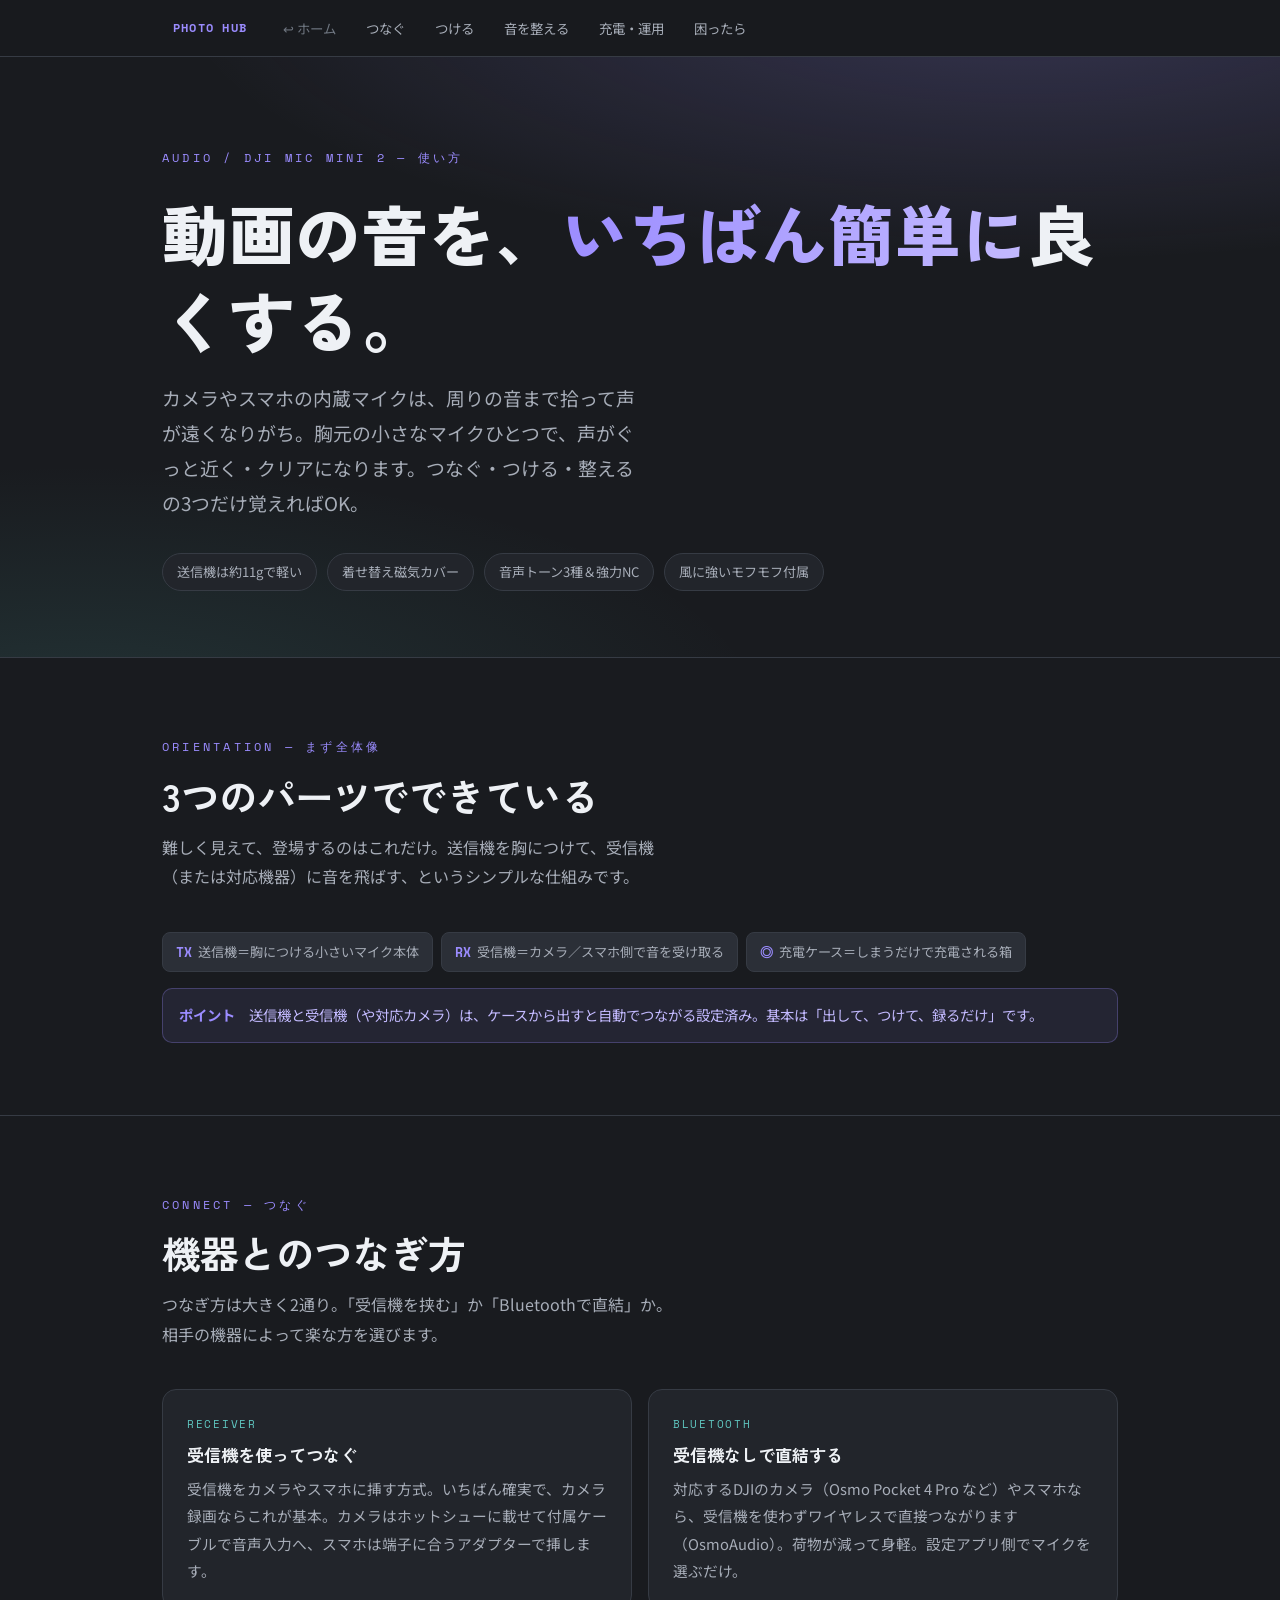
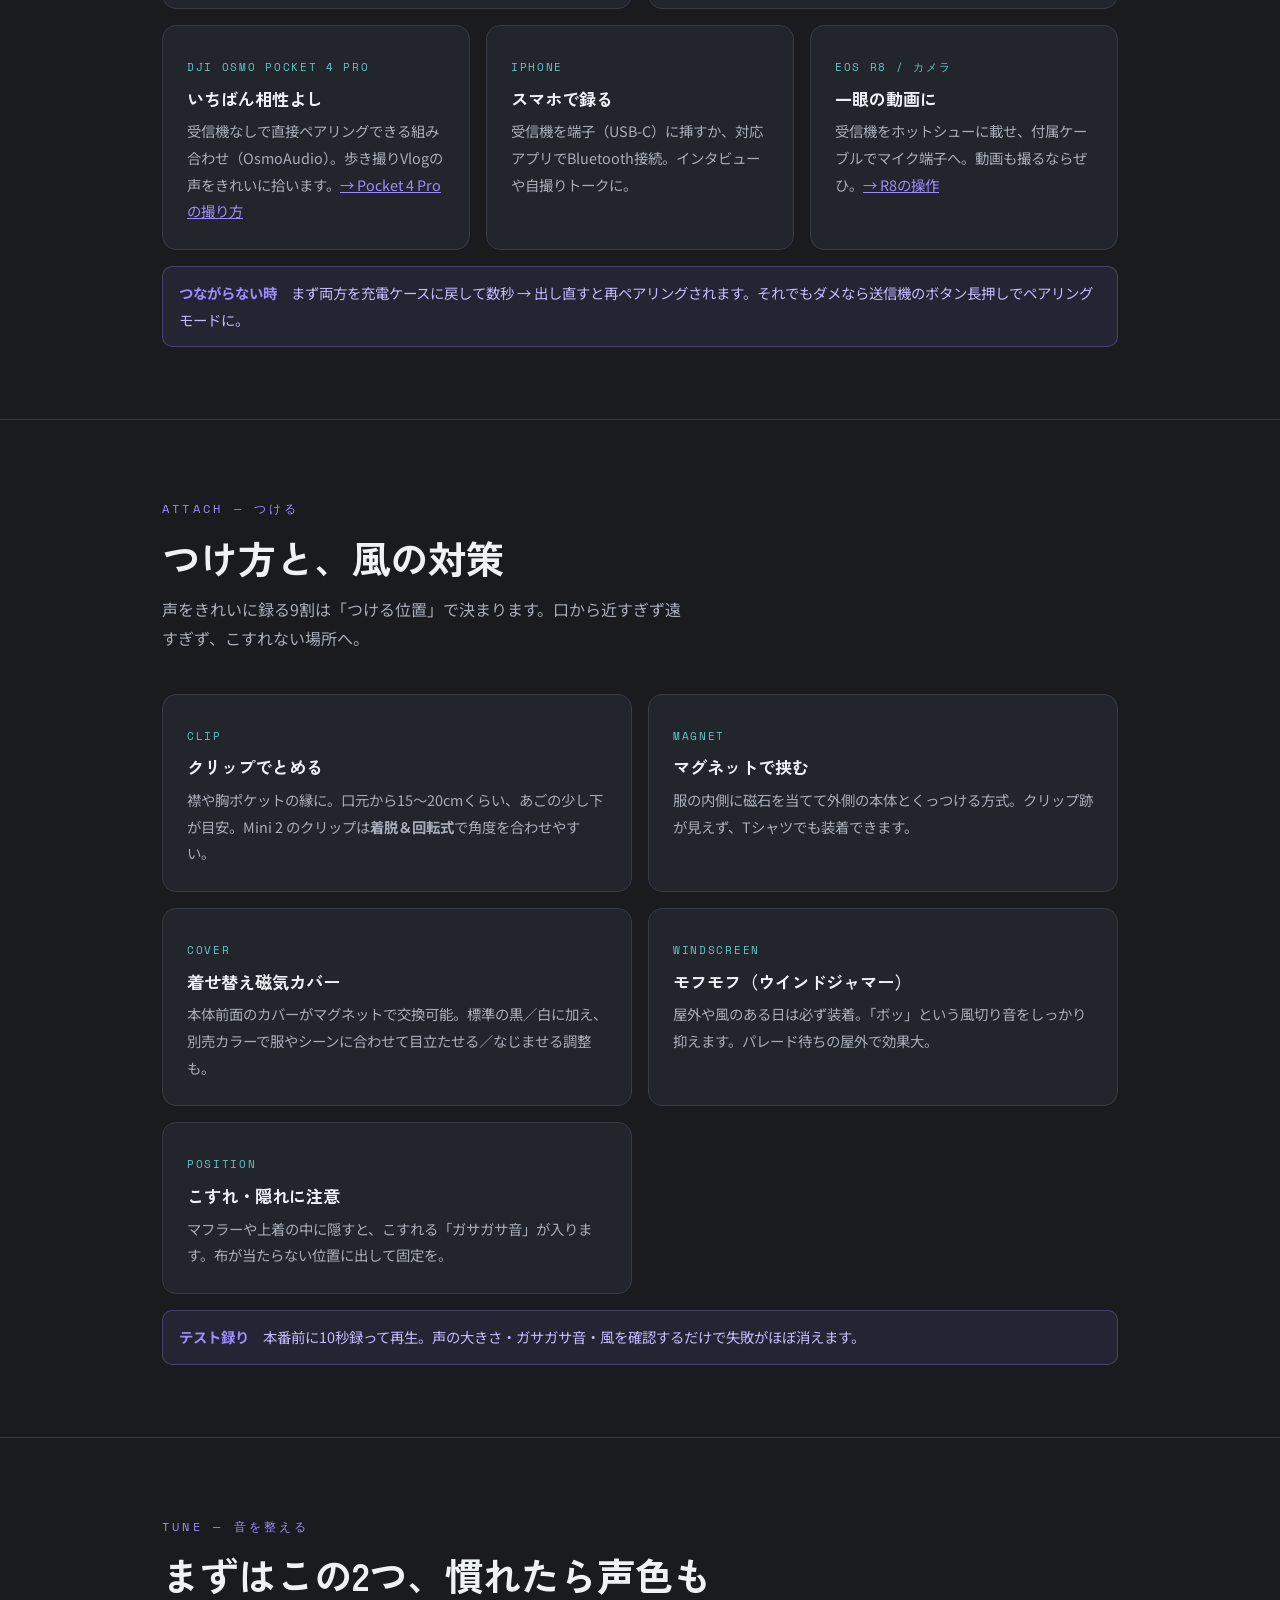
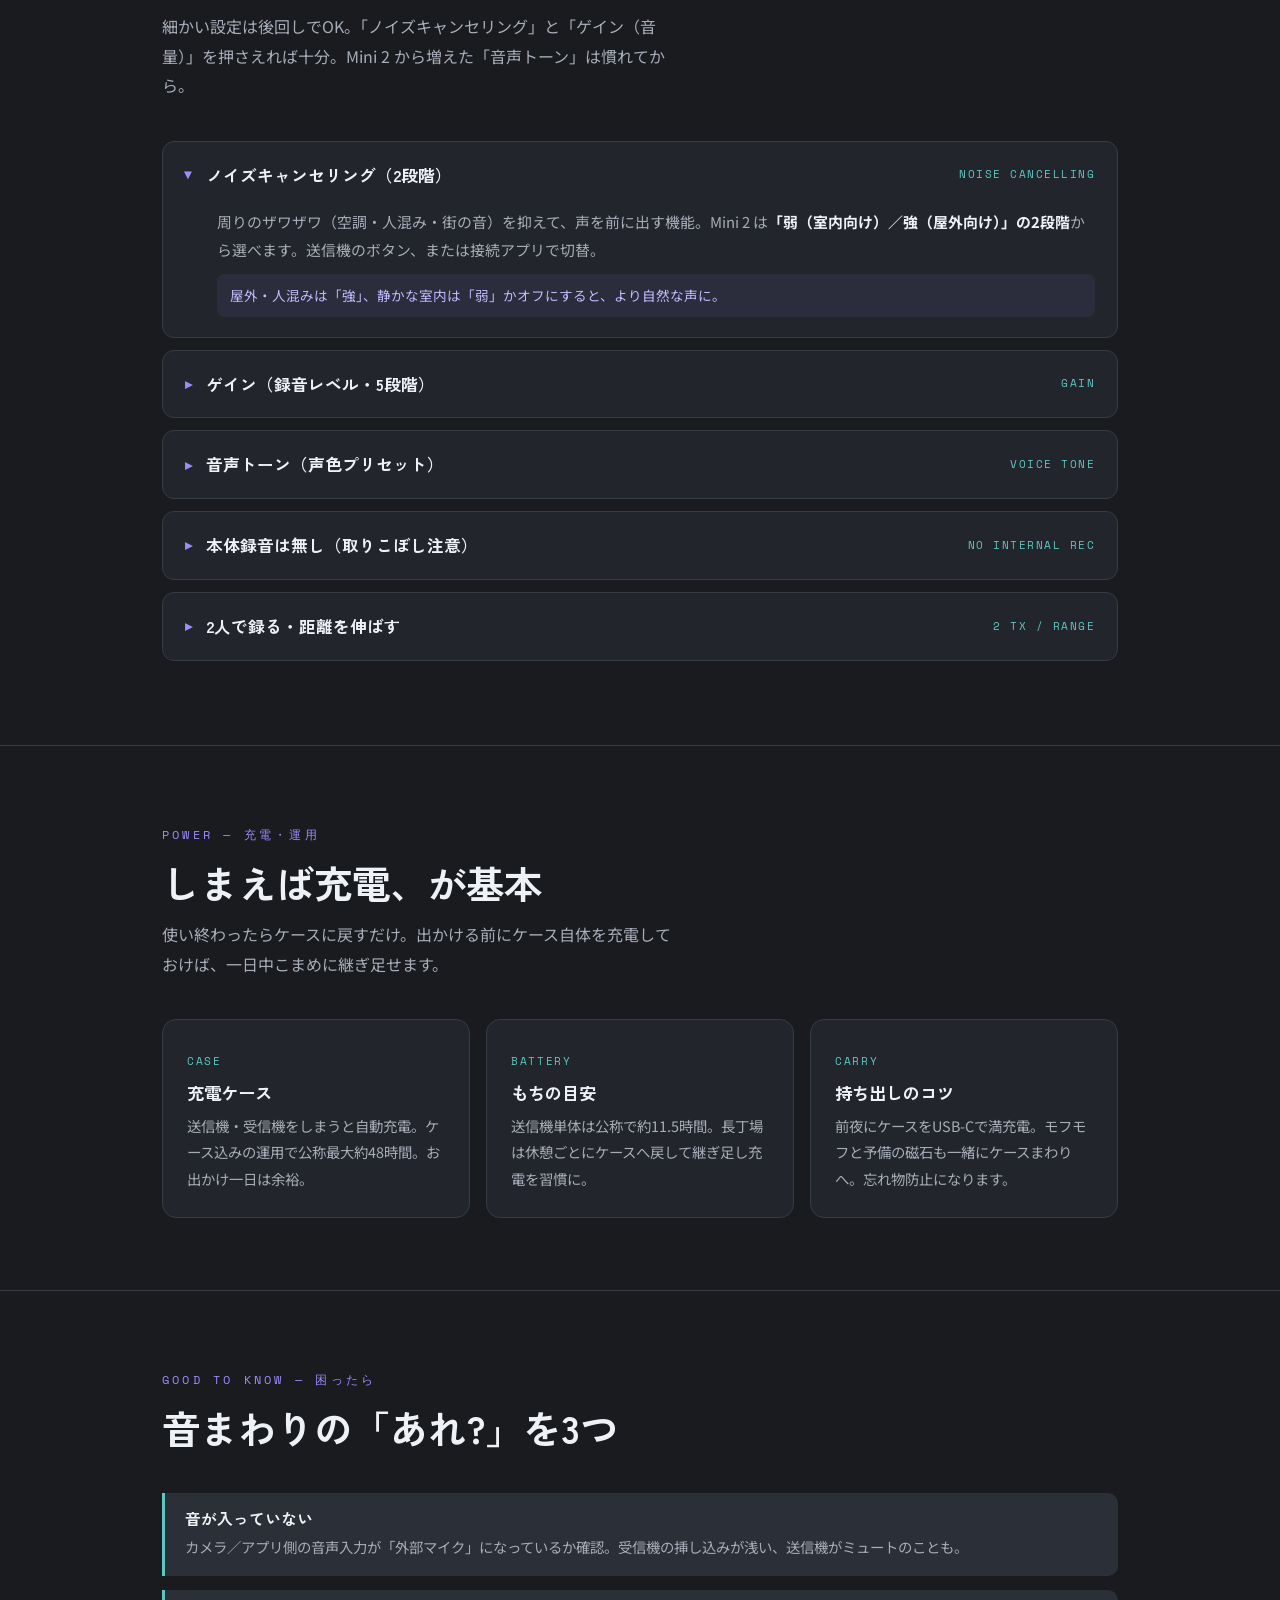
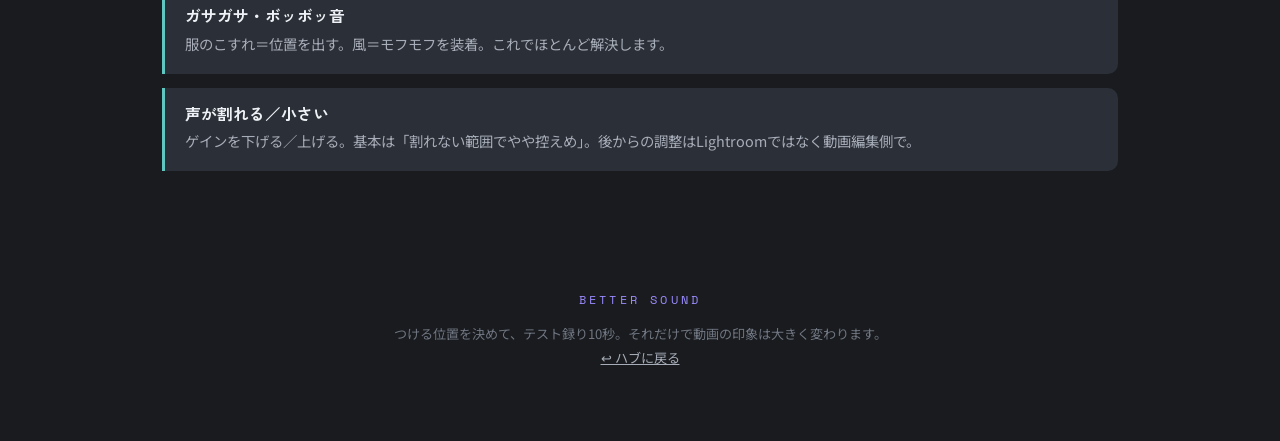
<file: mic-mini/index.html>
<!DOCTYPE html>
<html lang="ja">
<head>
<meta charset="UTF-8">
<meta name="viewport" content="width=device-width, initial-scale=1.0, viewport-fit=cover">
<meta name="theme-color" content="#191b1f">
<meta name="mobile-web-app-capable" content="yes">
<meta name="apple-mobile-web-app-capable" content="yes">
<meta name="apple-mobile-web-app-status-bar-style" content="black-translucent">
<meta name="apple-mobile-web-app-title" content="Photo Hub">
<link rel="manifest" href="/photo-hub/manifest.webmanifest">
<link rel="icon" href="/photo-hub/icons/icon-32.png" sizes="32x32" type="image/png">
<link rel="apple-touch-icon" href="/photo-hub/icons/apple-touch-icon.png">
<title>DJI Mic Mini 2 使い方 — 撮影＆現像ハブ</title>
<link rel="preconnect" href="https://fonts.googleapis.com">
<link rel="preconnect" href="https://fonts.gstatic.com" crossorigin>
<link href="https://fonts.googleapis.com/css2?family=Zen+Kaku+Gothic+New:wght@500;700;900&family=Noto+Sans+JP:wght@400;500;700&family=Space+Mono:wght@400;700&display=swap" rel="stylesheet" media="print" onload="this.media='all'">
<noscript><link href="https://fonts.googleapis.com/css2?family=Zen+Kaku+Gothic+New:wght@500;700;900&family=Noto+Sans+JP:wght@400;500;700&family=Space+Mono:wght@400;700&display=swap" rel="stylesheet"></noscript>
<link rel="stylesheet" href="../assets/style.css">
<script>try{if(sessionStorage.getItem('phSplash'))document.documentElement.className+=' no-splash';else sessionStorage.setItem('phSplash','1');}catch(e){}</script>
<style>
/* 起動スプラッシュ（最初の描画から黒地・サイト雰囲気に統一） */
html{background:#191b1f}
#ph-splash{position:fixed;inset:0;z-index:9999;display:flex;flex-direction:column;align-items:center;justify-content:center;gap:20px;
  background:radial-gradient(120% 80% at 80% 10%,rgba(233,169,60,.16),transparent 55%),radial-gradient(95% 70% at 8% 105%,rgba(95,198,192,.10),transparent 60%),#191b1f;
  transition:opacity .5s ease,visibility .5s ease}
#ph-splash.ph-hide{opacity:0;visibility:hidden}
.no-splash #ph-splash{display:none}
.ph-ap-wrap{position:relative;width:60px;height:60px;display:grid;place-items:center}
.ph-ap{width:60px;height:60px;border-radius:50%;background:conic-gradient(from 0deg,rgba(233,169,60,0),#e9a93c);
  -webkit-mask:radial-gradient(farthest-side,transparent calc(100% - 4px),#000 calc(100% - 3px));
          mask:radial-gradient(farthest-side,transparent calc(100% - 4px),#000 calc(100% - 3px));
  animation:ph-spin .95s linear infinite}
.ph-lens{position:absolute;width:12px;height:12px;border-radius:50%;background:radial-gradient(circle at 35% 35%,#f3c878,#b9852a);box-shadow:0 0 10px rgba(233,169,60,.45)}
.ph-brand{font-family:"Space Mono",ui-monospace,Menlo,monospace;letter-spacing:.32em;font-size:.8rem;font-weight:700;color:#e9a93c;padding-left:.32em}
.ph-sub{font-family:"Space Mono",ui-monospace,Menlo,monospace;letter-spacing:.18em;font-size:.58rem;color:#6f7681;padding-left:.18em}
@keyframes ph-spin{to{transform:rotate(360deg)}}
@media (prefers-reduced-motion:reduce){.ph-ap{animation:none}}
</style>
</head>
<body data-page="mic" class="theme-mic">
<div id="ph-splash" aria-hidden="true">
  <div class="ph-ap-wrap"><div class="ph-ap"></div><div class="ph-lens"></div></div>
  <div class="ph-brand">PHOTO HUB</div>
  <div class="ph-sub">撮影＆現像ハブ</div>
</div>

<nav class="nav">
  <div class="wrap">
    <a class="brand" href="../index.html">PHOTO HUB</a>
    <a class="home" href="../index.html">↩ ホーム</a>
    <a href="#pair">つなぐ</a>
    <a href="#wear">つける</a>
    <a href="#sound">音を整える</a>
    <a href="#battery">充電・運用</a>
    <a href="#help">困ったら</a>
  </div>
</nav>

<header class="hero">
  <div class="hero-glow"></div>
  <div class="wrap">
    <span class="eyebrow hero-eyebrow">Audio / DJI Mic Mini 2 — 使い方</span>
    <h1>動画の音を、<span class="accent">いちばん簡単に</span>良くする。</h1>
    <p class="lead">カメラやスマホの内蔵マイクは、周りの音まで拾って声が遠くなりがち。胸元の小さなマイクひとつで、声がぐっと近く・クリアになります。つなぐ・つける・整えるの3つだけ覚えればOK。</p>
    <div class="hero-meta">
      <span class="chip">送信機は約11gで軽い</span>
      <span class="chip">着せ替え磁気カバー</span>
      <span class="chip">音声トーン3種＆強力NC</span>
      <span class="chip">風に強いモフモフ付属</span>
    </div>
  </div>
</header>

<!-- OVERVIEW -->
<section class="section" id="parts">
  <div class="wrap">
    <div class="sec-head reveal">
      <span class="eyebrow">Orientation — まず全体像</span>
      <h2>3つのパーツでできている</h2>
      <p>難しく見えて、登場するのはこれだけ。送信機を胸につけて、受信機（または対応機器）に音を飛ばす、というシンプルな仕組みです。</p>
    </div>
    <div class="modules reveal">
      <span class="mod"><b>TX</b>送信機＝胸につける小さいマイク本体</span>
      <span class="mod"><b>RX</b>受信機＝カメラ／スマホ側で音を受け取る</span>
      <span class="mod"><b>◎</b>充電ケース＝しまうだけで充電される箱</span>
    </div>
    <div class="tip reveal"><b>ポイント</b>　送信機と受信機（や対応カメラ）は、ケースから出すと自動でつながる設定済み。基本は「出して、つけて、録るだけ」です。</div>
  </div>
</section>

<!-- PAIRING -->
<section class="section" id="pair">
  <div class="wrap">
    <div class="sec-head reveal">
      <span class="eyebrow">Connect — つなぐ</span>
      <h2>機器とのつなぎ方</h2>
      <p>つなぎ方は大きく2通り。「受信機を挟む」か「Bluetoothで直結」か。相手の機器によって楽な方を選びます。</p>
    </div>

    <div class="two reveal">
      <div class="obox">
        <span class="meta">Receiver</span>
        <h3>受信機を使ってつなぐ</h3>
        <p>受信機をカメラやスマホに挿す方式。いちばん確実で、カメラ録画ならこれが基本。カメラはホットシューに載せて付属ケーブルで音声入力へ、スマホは端子に合うアダプターで挿します。</p>
      </div>
      <div class="obox">
        <span class="meta">Bluetooth</span>
        <h3>受信機なしで直結する</h3>
        <p>対応するDJIのカメラ（Osmo Pocket 4 Pro など）やスマホなら、受信機を使わずワイヤレスで直接つながります（OsmoAudio）。荷物が減って身軽。設定アプリ側でマイクを選ぶだけ。</p>
      </div>
    </div>

    <div class="grid-3 reveal" style="margin-top:16px">
      <div class="card">
        <span class="tag">DJI Osmo Pocket 4 Pro</span>
        <h3>いちばん相性よし</h3>
        <p>受信機なしで直接ペアリングできる組み合わせ（OsmoAudio）。歩き撮りVlogの声をきれいに拾います。<a href="../pocket4/shoot.html">→ Pocket 4 Proの撮り方</a></p>
      </div>
      <div class="card">
        <span class="tag">iPhone</span>
        <h3>スマホで録る</h3>
        <p>受信機を端子（USB-C）に挿すか、対応アプリでBluetooth接続。インタビューや自撮りトークに。</p>
      </div>
      <div class="card">
        <span class="tag">EOS R8 / カメラ</span>
        <h3>一眼の動画に</h3>
        <p>受信機をホットシューに載せ、付属ケーブルでマイク端子へ。動画も撮るならぜひ。<a href="../eos-r8/operate.html">→ R8の操作</a></p>
      </div>
    </div>

    <div class="tip reveal"><b>つながらない時</b>　まず両方を充電ケースに戻して数秒 → 出し直すと再ペアリングされます。それでもダメなら送信機のボタン長押しでペアリングモードに。</div>
  </div>
</section>

<!-- WEARING -->
<section class="section" id="wear">
  <div class="wrap">
    <div class="sec-head reveal">
      <span class="eyebrow">Attach — つける</span>
      <h2>つけ方と、風の対策</h2>
      <p>声をきれいに録る9割は「つける位置」で決まります。口から近すぎず遠すぎず、こすれない場所へ。</p>
    </div>
    <div class="grid reveal">
      <div class="card"><span class="tag">Clip</span><h3>クリップでとめる</h3><p>襟や胸ポケットの縁に。口元から15〜20cmくらい、あごの少し下が目安。Mini 2 のクリップは<b>着脱＆回転式</b>で角度を合わせやすい。</p></div>
      <div class="card"><span class="tag">Magnet</span><h3>マグネットで挟む</h3><p>服の内側に磁石を当てて外側の本体とくっつける方式。クリップ跡が見えず、Tシャツでも装着できます。</p></div>
      <div class="card"><span class="tag">Cover</span><h3>着せ替え磁気カバー</h3><p>本体前面のカバーがマグネットで交換可能。標準の黒／白に加え、別売カラーで服やシーンに合わせて目立たせる／なじませる調整も。</p></div>
      <div class="card"><span class="tag">Windscreen</span><h3>モフモフ（ウインドジャマー）</h3><p>屋外や風のある日は必ず装着。「ボッ」という風切り音をしっかり抑えます。パレード待ちの屋外で効果大。</p></div>
      <div class="card"><span class="tag">Position</span><h3>こすれ・隠れに注意</h3><p>マフラーや上着の中に隠すと、こすれる「ガサガサ音」が入ります。布が当たらない位置に出して固定を。</p></div>
    </div>
    <div class="tip reveal"><b>テスト録り</b>　本番前に10秒録って再生。声の大きさ・ガサガサ音・風を確認するだけで失敗がほぼ消えます。</div>
  </div>
</section>

<!-- SOUND SETTINGS -->
<section class="section" id="sound">
  <div class="wrap">
    <div class="sec-head reveal">
      <span class="eyebrow">Tune — 音を整える</span>
      <h2>まずはこの2つ、慣れたら声色も</h2>
      <p>細かい設定は後回しでOK。「ノイズキャンセリング」と「ゲイン（音量）」を押さえれば十分。Mini 2 から増えた「音声トーン」は慣れてから。</p>
    </div>

    <details class="acc reveal" open><summary><span class="ico">▸</span>ノイズキャンセリング（2段階）<span class="en">Noise Cancelling</span></summary>
      <div class="body"><p>周りのザワザワ（空調・人混み・街の音）を抑えて、声を前に出す機能。Mini 2 は<b>「弱（室内向け）／強（屋外向け）」の2段階</b>から選べます。送信機のボタン、または接続アプリで切替。</p><div class="mini">屋外・人混みは「強」、静かな室内は「弱」かオフにすると、より自然な声に。</div></div></details>

    <details class="acc reveal"><summary><span class="ico">▸</span>ゲイン（録音レベル・5段階）<span class="en">Gain</span></summary>
      <div class="body"><p>録る音の大きさ。大きすぎると音が割れ（クリップ）、小さすぎると後で上げた時にノイズが増えます。<b>大きい声でも割れない範囲のやや控えめ</b>がベスト。Mini 2 は5段階＋自動リミッターで割れにくい。</p><div class="mini">受信機のボタンかアプリで調整。テスト録りで一番大きい声がメーターの天井に当たらなければOK。</div></div></details>

    <details class="acc reveal"><summary><span class="ico">▸</span>音声トーン（声色プリセット）<span class="en">Voice Tone</span></summary>
      <div class="body"><p>Mini 2 の新機能。録る前に声色を<b>「標準／リッチ（厚み）／ブライト（明るく抜ける）」</b>の3種から選べます。編集ソフト無しで、その場で好みの声に。</p><div class="mini">ナレーションやVlogのトークは「リッチ」、屋外で抜けを良くしたい時は「ブライト」が目安。迷ったら「標準」。</div></div></details>

    <details class="acc reveal"><summary><span class="ico">▸</span>本体録音は無し（取りこぼし注意）<span class="en">No Internal Rec</span></summary>
      <div class="body"><p>Mic Mini 2 も送信機の中に録音をためる機能はありません。<b>つながった先の機器に届いた音だけが残ります</b>。録画ボタンの押し忘れ・接続切れに注意。</p><div class="mini">アプリ側で<b>2トラック録音（-6dBの保険トラック）</b>を有効にすると音割れ時の救済に。大事な場面は撮影中に一度音が来ているか確認を。</div></div></details>

    <details class="acc reveal"><summary><span class="ico">▸</span>2人で録る・距離を伸ばす<span class="en">2 TX / Range</span></summary>
      <div class="body"><p>送信機が2つあれば、2人に1台ずつつけて同時に収録できます。接続範囲は受信機使用で公称最大400m（障害物なし）。広い会場でも声が届きます。</p><div class="mini">体や壁を挟むと届きにくくなるので、受信機側をなるべく見通せる位置に。</div></div></details>
  </div>
</section>

<!-- BATTERY -->
<section class="section" id="battery">
  <div class="wrap">
    <div class="sec-head reveal">
      <span class="eyebrow">Power — 充電・運用</span>
      <h2>しまえば充電、が基本</h2>
      <p>使い終わったらケースに戻すだけ。出かける前にケース自体を充電しておけば、一日中こまめに継ぎ足せます。</p>
    </div>
    <div class="grid-3 reveal">
      <div class="card"><span class="tag">Case</span><h3>充電ケース</h3><p>送信機・受信機をしまうと自動充電。ケース込みの運用で公称最大約48時間。お出かけ一日は余裕。</p></div>
      <div class="card"><span class="tag">Battery</span><h3>もちの目安</h3><p>送信機単体は公称で約11.5時間。長丁場は休憩ごとにケースへ戻して継ぎ足し充電を習慣に。</p></div>
      <div class="card"><span class="tag">Carry</span><h3>持ち出しのコツ</h3><p>前夜にケースをUSB-Cで満充電。モフモフと予備の磁石も一緒にケースまわりへ。忘れ物防止になります。</p></div>
    </div>
  </div>
</section>

<!-- HELP -->
<section class="section last" id="help">
  <div class="wrap">
    <div class="sec-head reveal">
      <span class="eyebrow">Good to Know — 困ったら</span>
      <h2>音まわりの「あれ?」を3つ</h2>
    </div>
    <div class="help reveal">
      <div class="help-item"><h3>音が入っていない</h3><p>カメラ／アプリ側の音声入力が「外部マイク」になっているか確認。受信機の挿し込みが浅い、送信機がミュートのことも。</p></div>
      <div class="help-item"><h3>ガサガサ・ボッボッ音</h3><p>服のこすれ＝位置を出す。風＝モフモフを装着。これでほとんど解決します。</p></div>
      <div class="help-item"><h3>声が割れる／小さい</h3><p>ゲインを下げる／上げる。基本は「割れない範囲でやや控えめ」。後からの調整はLightroomではなく動画編集側で。</p></div>
    </div>
  </div>
</section>

<footer class="footer">
  <div class="wrap">
    <span class="eyebrow">Better Sound</span>
    つける位置を決めて、テスト録り10秒。それだけで動画の印象は大きく変わります。<br><a href="../index.html">↩ ハブに戻る</a>
  </div>
</footer>

<script src="../assets/main.js"></script>
</body>
</html>
</file>
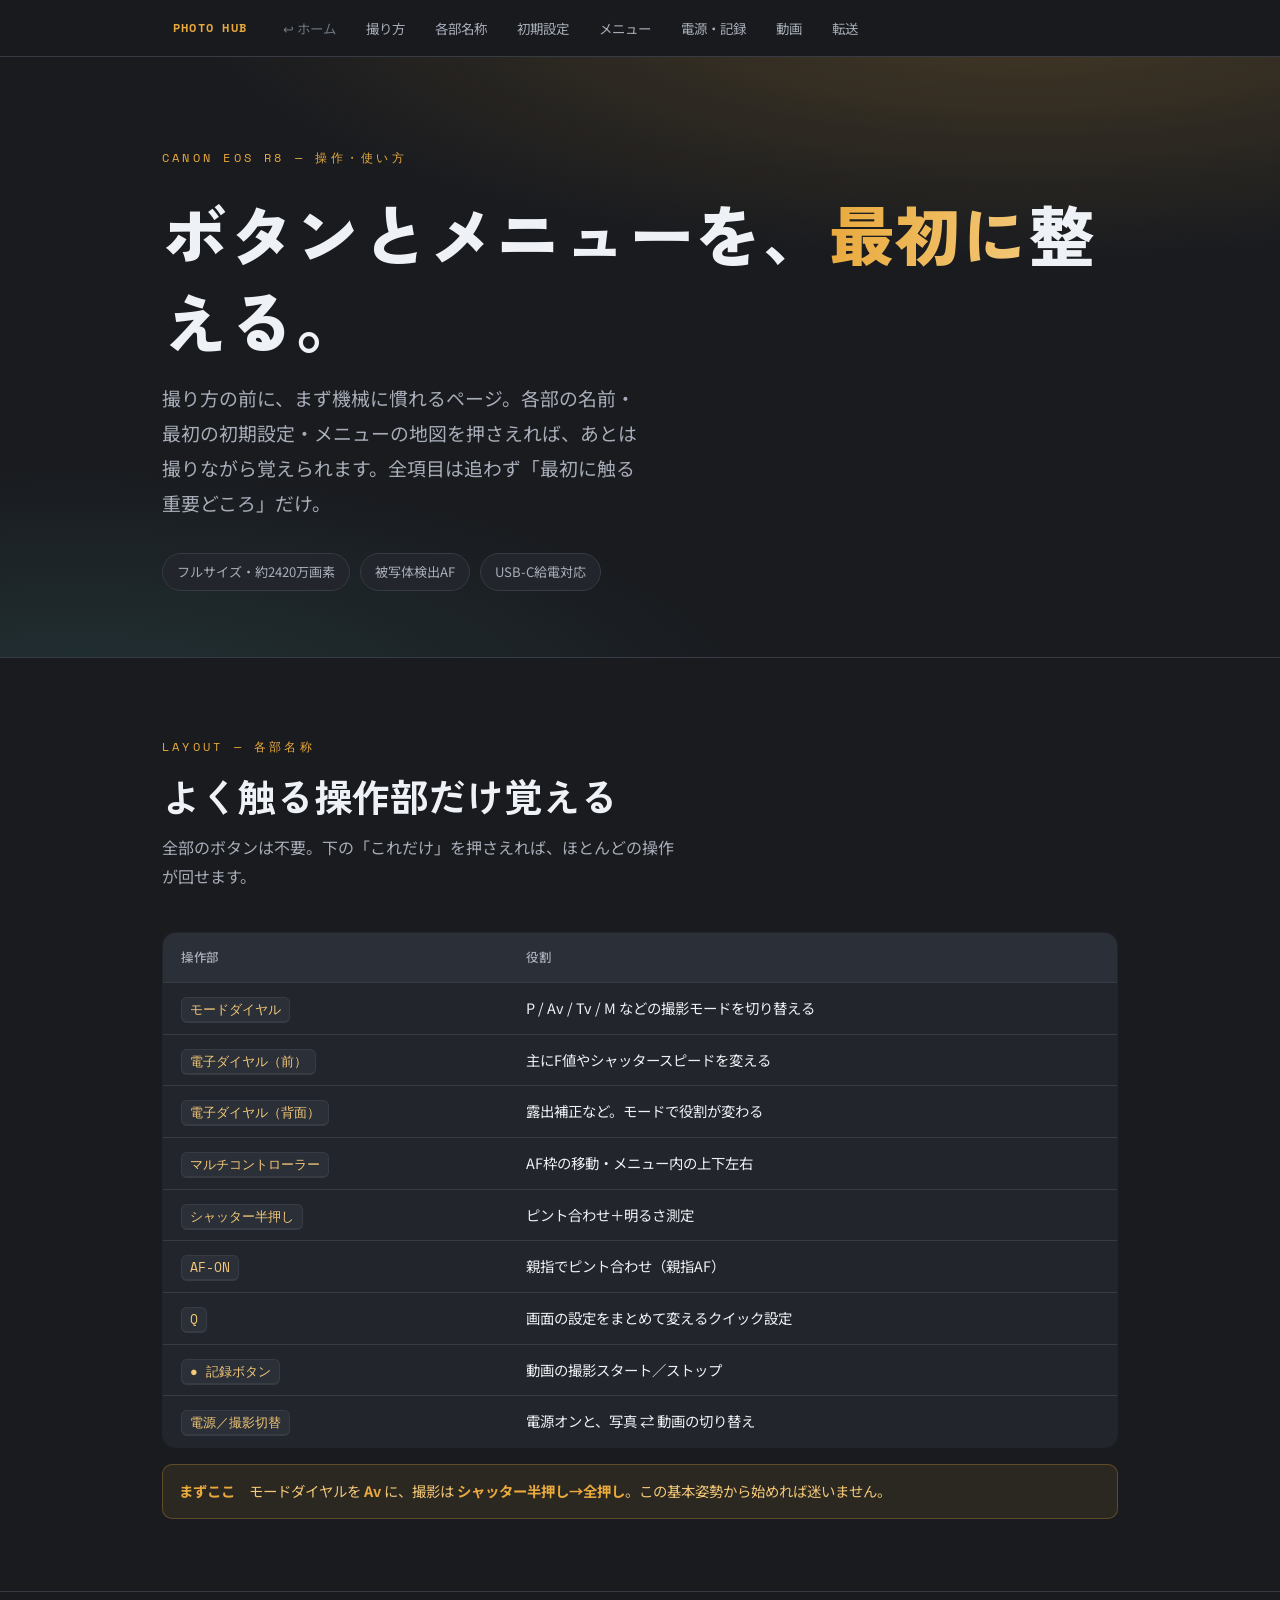
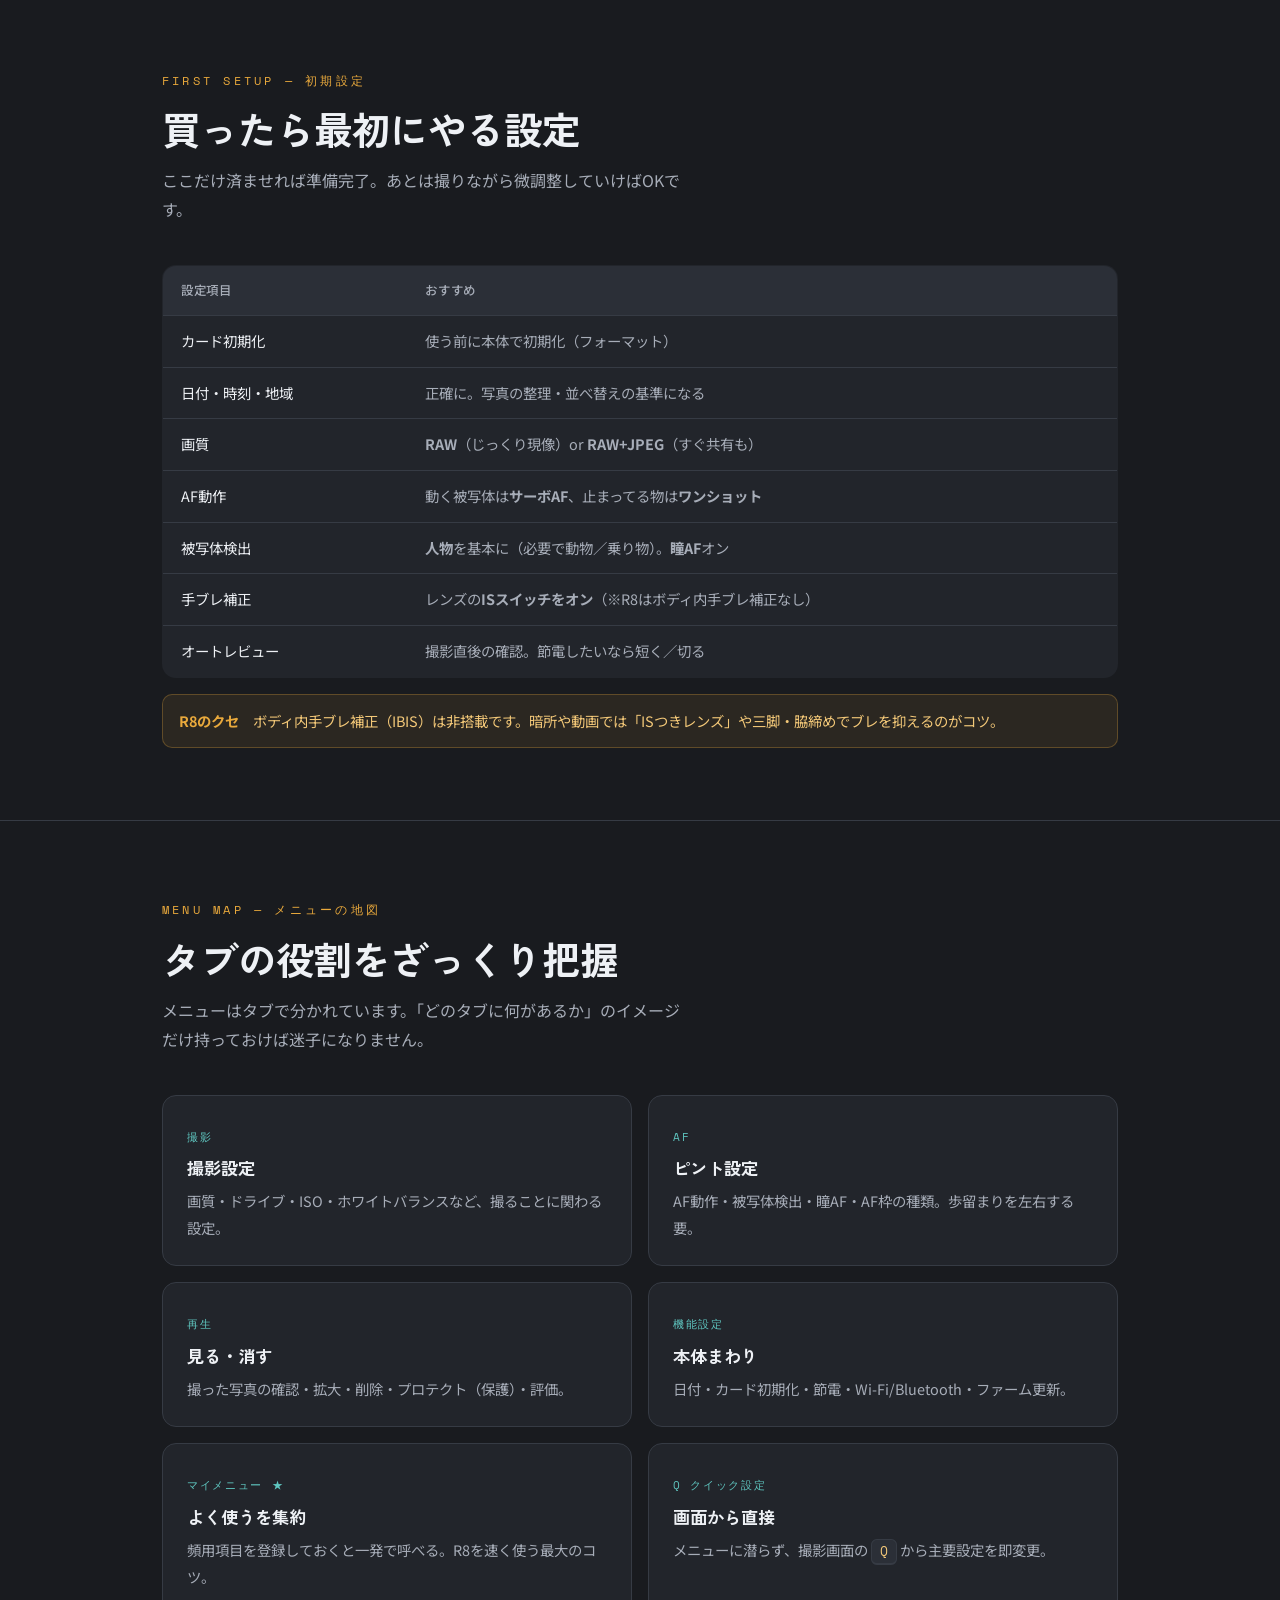
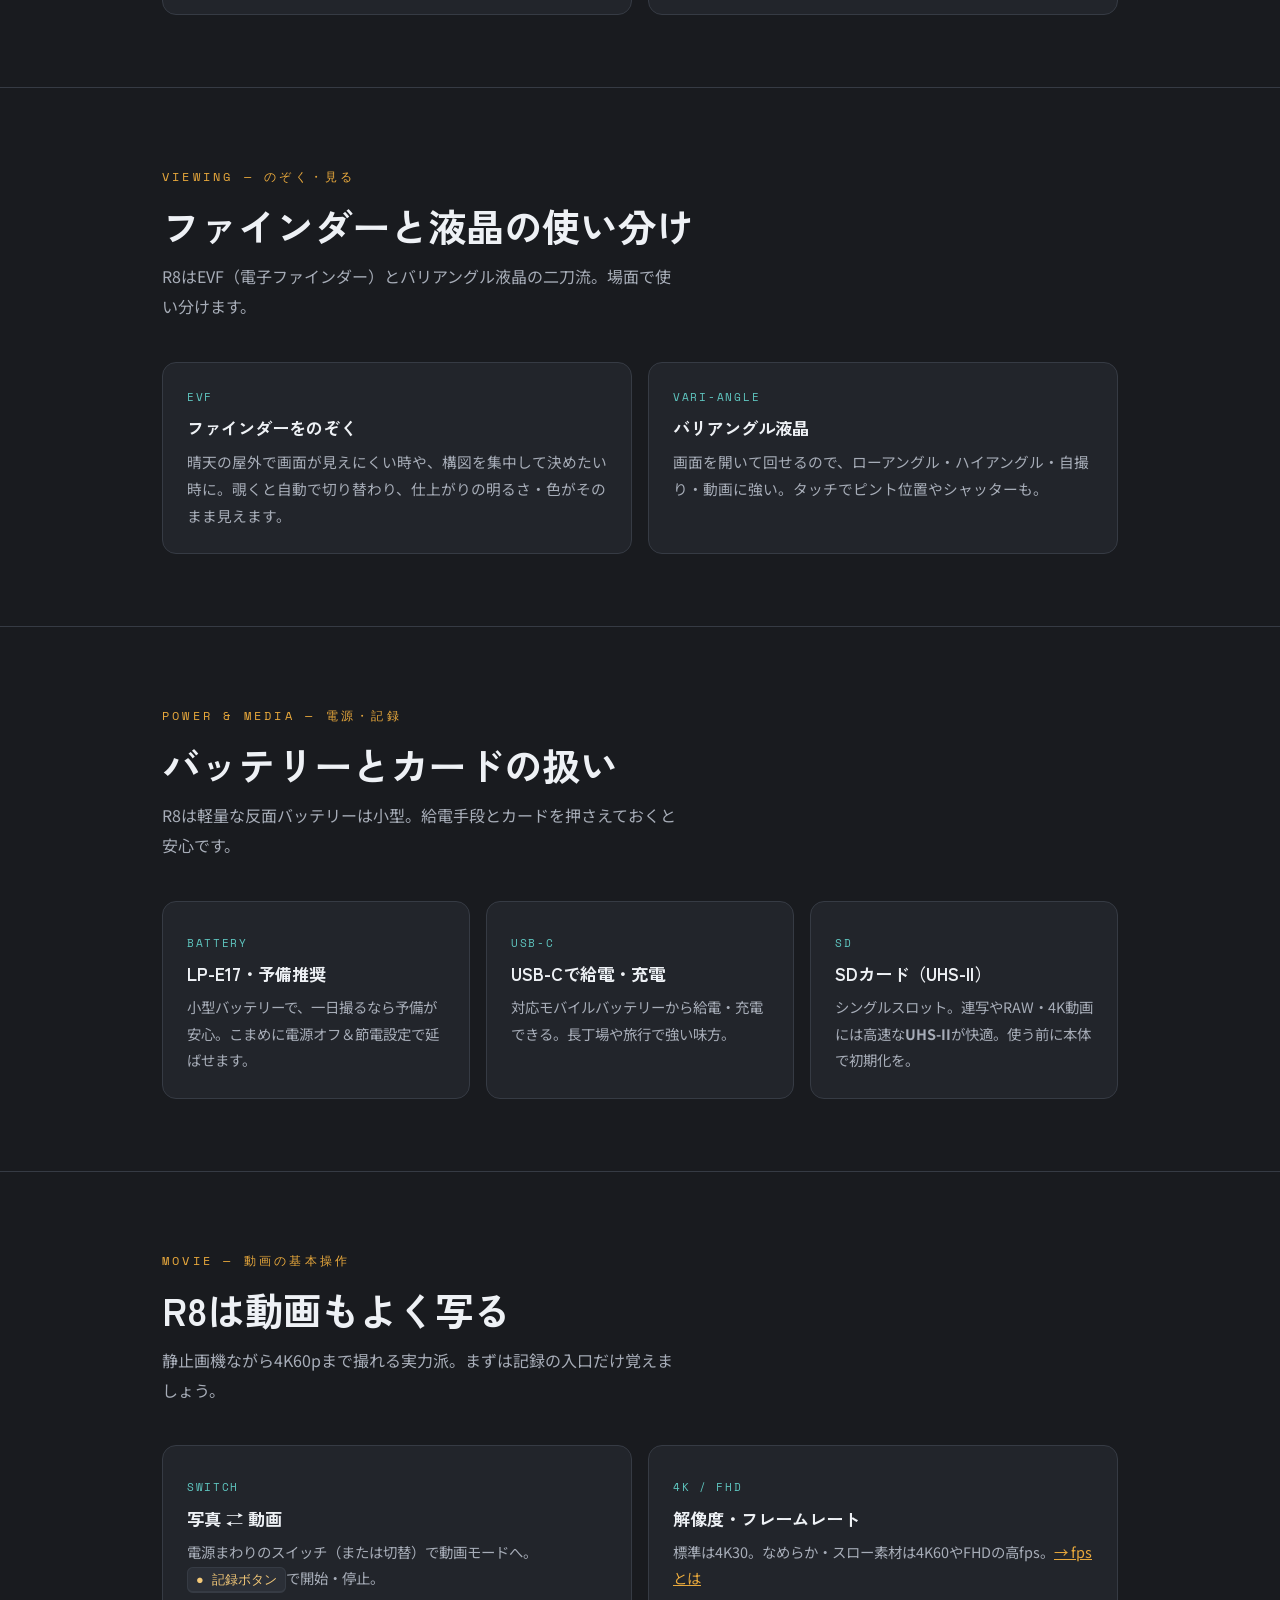
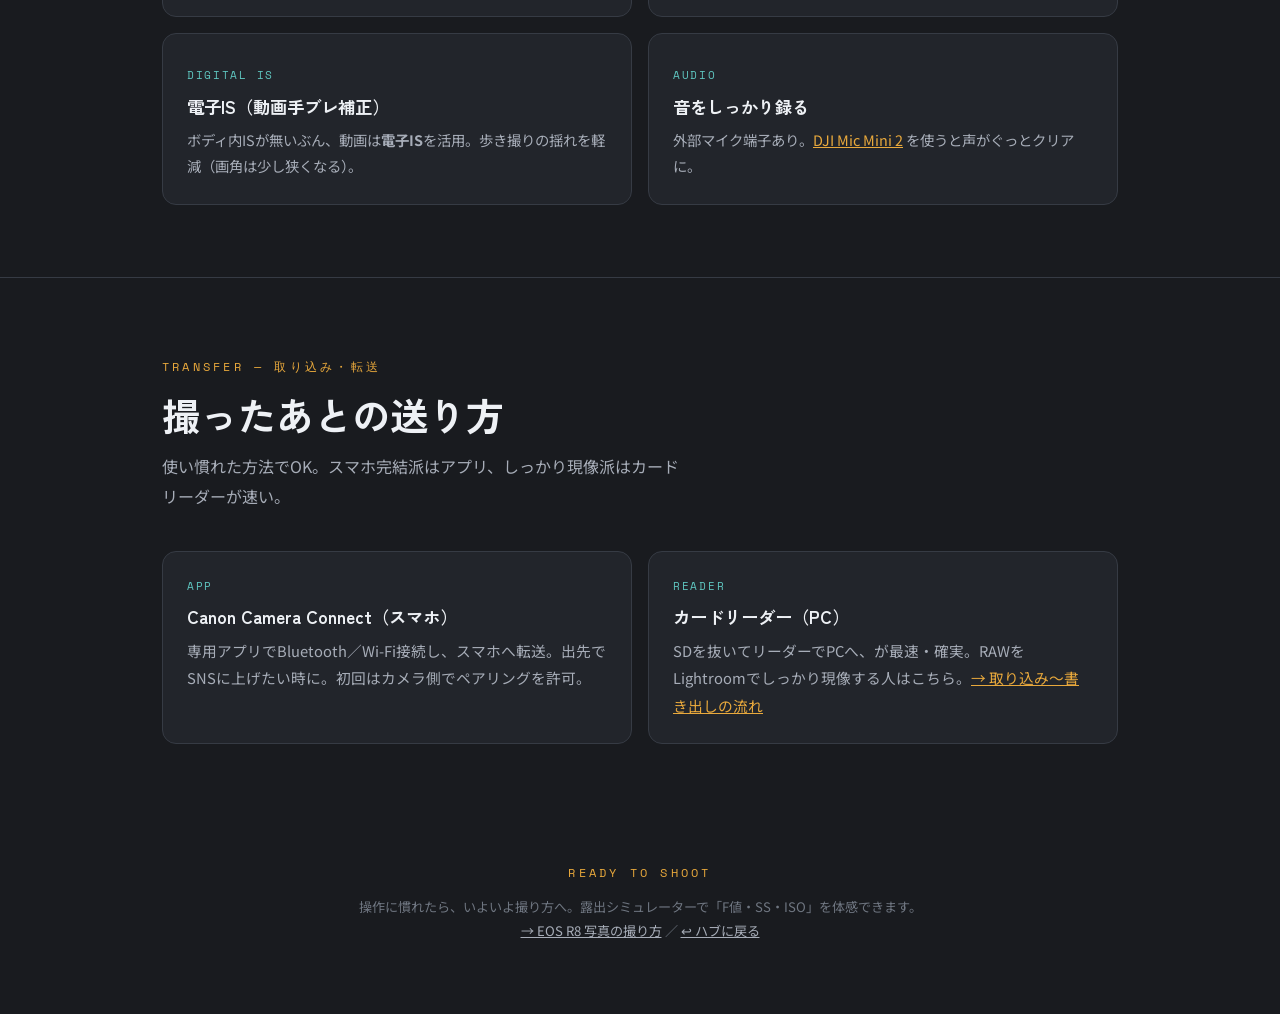
<file: eos-r8/operate.html>
<!DOCTYPE html>
<html lang="ja">
<head>
<meta charset="UTF-8">
<meta name="viewport" content="width=device-width, initial-scale=1.0, viewport-fit=cover">
<meta name="theme-color" content="#191b1f">
<meta name="mobile-web-app-capable" content="yes">
<meta name="apple-mobile-web-app-capable" content="yes">
<meta name="apple-mobile-web-app-status-bar-style" content="black-translucent">
<meta name="apple-mobile-web-app-title" content="Photo Hub">
<link rel="manifest" href="/photo-hub/manifest.webmanifest">
<link rel="icon" href="/photo-hub/icons/icon-32.png" sizes="32x32" type="image/png">
<link rel="apple-touch-icon" href="/photo-hub/icons/apple-touch-icon.png">
<title>EOS R8 操作・使い方 — 撮影＆現像ハブ</title>
<link rel="preconnect" href="https://fonts.googleapis.com">
<link rel="preconnect" href="https://fonts.gstatic.com" crossorigin>
<link href="https://fonts.googleapis.com/css2?family=Zen+Kaku+Gothic+New:wght@500;700;900&family=Noto+Sans+JP:wght@400;500;700&family=Space+Mono:wght@400;700&display=swap" rel="stylesheet" media="print" onload="this.media='all'">
<noscript><link href="https://fonts.googleapis.com/css2?family=Zen+Kaku+Gothic+New:wght@500;700;900&family=Noto+Sans+JP:wght@400;500;700&family=Space+Mono:wght@400;700&display=swap" rel="stylesheet"></noscript>
<link rel="stylesheet" href="../assets/style.css">
<script>try{if(sessionStorage.getItem('phSplash'))document.documentElement.className+=' no-splash';else sessionStorage.setItem('phSplash','1');}catch(e){}</script>
<style>
/* 起動スプラッシュ（最初の描画から黒地・サイト雰囲気に統一） */
html{background:#191b1f}
#ph-splash{position:fixed;inset:0;z-index:9999;display:flex;flex-direction:column;align-items:center;justify-content:center;gap:20px;
  background:radial-gradient(120% 80% at 80% 10%,rgba(233,169,60,.16),transparent 55%),radial-gradient(95% 70% at 8% 105%,rgba(95,198,192,.10),transparent 60%),#191b1f;
  transition:opacity .5s ease,visibility .5s ease}
#ph-splash.ph-hide{opacity:0;visibility:hidden}
.no-splash #ph-splash{display:none}
.ph-ap-wrap{position:relative;width:60px;height:60px;display:grid;place-items:center}
.ph-ap{width:60px;height:60px;border-radius:50%;background:conic-gradient(from 0deg,rgba(233,169,60,0),#e9a93c);
  -webkit-mask:radial-gradient(farthest-side,transparent calc(100% - 4px),#000 calc(100% - 3px));
          mask:radial-gradient(farthest-side,transparent calc(100% - 4px),#000 calc(100% - 3px));
  animation:ph-spin .95s linear infinite}
.ph-lens{position:absolute;width:12px;height:12px;border-radius:50%;background:radial-gradient(circle at 35% 35%,#f3c878,#b9852a);box-shadow:0 0 10px rgba(233,169,60,.45)}
.ph-brand{font-family:"Space Mono",ui-monospace,Menlo,monospace;letter-spacing:.32em;font-size:.8rem;font-weight:700;color:#e9a93c;padding-left:.32em}
.ph-sub{font-family:"Space Mono",ui-monospace,Menlo,monospace;letter-spacing:.18em;font-size:.58rem;color:#6f7681;padding-left:.18em}
@keyframes ph-spin{to{transform:rotate(360deg)}}
@media (prefers-reduced-motion:reduce){.ph-ap{animation:none}}
</style>
</head>
<body data-page="eos-r8" class="theme-r8">
<div id="ph-splash" aria-hidden="true">
  <div class="ph-ap-wrap"><div class="ph-ap"></div><div class="ph-lens"></div></div>
  <div class="ph-brand">PHOTO HUB</div>
  <div class="ph-sub">撮影＆現像ハブ</div>
</div>

<nav class="nav">
  <div class="wrap">
    <a class="brand" href="../index.html">PHOTO HUB</a>
    <a class="home" href="../index.html">↩ ホーム</a>
    <a href="shoot.html">撮り方</a>
    <a href="#parts">各部名称</a>
    <a href="#setup">初期設定</a>
    <a href="#menu">メニュー</a>
    <a href="#power">電源・記録</a>
    <a href="#movie">動画</a>
    <a href="#transfer">転送</a>
  </div>
</nav>

<header class="hero">
  <div class="hero-glow"></div>
  <div class="wrap">
    <span class="eyebrow hero-eyebrow">Canon EOS R8 — 操作・使い方</span>
    <h1>ボタンとメニューを、<span class="accent">最初に</span>整える。</h1>
    <p class="lead">撮り方の前に、まず機械に慣れるページ。各部の名前・最初の初期設定・メニューの地図を押さえれば、あとは撮りながら覚えられます。全項目は追わず「最初に触る重要どころ」だけ。</p>
    <div class="hero-meta">
      <span class="chip">フルサイズ・約2420万画素</span>
      <span class="chip">被写体検出AF</span>
      <span class="chip">USB-C給電対応</span>
    </div>
  </div>
</header>

<!-- PARTS -->
<section class="section" id="parts">
  <div class="wrap">
    <div class="sec-head reveal">
      <span class="eyebrow">Layout — 各部名称</span>
      <h2>よく触る操作部だけ覚える</h2>
      <p>全部のボタンは不要。下の「これだけ」を押さえれば、ほとんどの操作が回せます。</p>
    </div>
    <div class="reveal">
      <table class="keys">
        <thead><tr><th>操作部</th><th>役割</th></tr></thead>
        <tbody>
          <tr><td><kbd>モードダイヤル</kbd></td><td class="act">P / Av / Tv / M などの撮影モードを切り替える</td></tr>
          <tr><td><kbd>電子ダイヤル（前）</kbd></td><td class="act">主にF値やシャッタースピードを変える</td></tr>
          <tr><td><kbd>電子ダイヤル（背面）</kbd></td><td class="act">露出補正など。モードで役割が変わる</td></tr>
          <tr><td><kbd>マルチコントローラー</kbd></td><td class="act">AF枠の移動・メニュー内の上下左右</td></tr>
          <tr><td><kbd>シャッター半押し</kbd></td><td class="act">ピント合わせ＋明るさ測定</td></tr>
          <tr><td><kbd>AF-ON</kbd></td><td class="act">親指でピント合わせ（親指AF）</td></tr>
          <tr><td><kbd>Q</kbd></td><td class="act">画面の設定をまとめて変えるクイック設定</td></tr>
          <tr><td><kbd>● 記録ボタン</kbd></td><td class="act">動画の撮影スタート／ストップ</td></tr>
          <tr><td><kbd>電源／撮影切替</kbd></td><td class="act">電源オンと、写真 ⇄ 動画の切り替え</td></tr>
        </tbody>
      </table>
    </div>
    <div class="tip reveal"><b>まずここ</b>　モードダイヤルを <b>Av</b> に、撮影は <b>シャッター半押し→全押し</b>。この基本姿勢から始めれば迷いません。</div>
  </div>
</section>

<!-- SETUP -->
<section class="section" id="setup">
  <div class="wrap">
    <div class="sec-head reveal">
      <span class="eyebrow">First Setup — 初期設定</span>
      <h2>買ったら最初にやる設定</h2>
      <p>ここだけ済ませれば準備完了。あとは撮りながら微調整していけばOKです。</p>
    </div>
    <div class="reveal">
      <table class="keys">
        <thead><tr><th>設定項目</th><th>おすすめ</th></tr></thead>
        <tbody>
          <tr><td class="act">カード初期化</td><td>使う前に本体で初期化（フォーマット）</td></tr>
          <tr><td class="act">日付・時刻・地域</td><td>正確に。写真の整理・並べ替えの基準になる</td></tr>
          <tr><td class="act">画質</td><td><b>RAW</b>（じっくり現像）or <b>RAW+JPEG</b>（すぐ共有も）</td></tr>
          <tr><td class="act">AF動作</td><td>動く被写体は<b>サーボAF</b>、止まってる物は<b>ワンショット</b></td></tr>
          <tr><td class="act">被写体検出</td><td><b>人物</b>を基本に（必要で動物／乗り物）。<b>瞳AF</b>オン</td></tr>
          <tr><td class="act">手ブレ補正</td><td>レンズの<b>ISスイッチをオン</b>（※R8はボディ内手ブレ補正なし）</td></tr>
          <tr><td class="act">オートレビュー</td><td>撮影直後の確認。節電したいなら短く／切る</td></tr>
        </tbody>
      </table>
    </div>
    <div class="tip reveal"><b>R8のクセ</b>　ボディ内手ブレ補正（IBIS）は非搭載です。暗所や動画では「ISつきレンズ」や三脚・脇締めでブレを抑えるのがコツ。</div>
  </div>
</section>

<!-- MENU MAP -->
<section class="section" id="menu">
  <div class="wrap">
    <div class="sec-head reveal">
      <span class="eyebrow">Menu Map — メニューの地図</span>
      <h2>タブの役割をざっくり把握</h2>
      <p>メニューはタブで分かれています。「どのタブに何があるか」のイメージだけ持っておけば迷子になりません。</p>
    </div>
    <div class="grid reveal">
      <div class="card"><span class="tag">撮影</span><h3>撮影設定</h3><p>画質・ドライブ・ISO・ホワイトバランスなど、撮ることに関わる設定。</p></div>
      <div class="card"><span class="tag">AF</span><h3>ピント設定</h3><p>AF動作・被写体検出・瞳AF・AF枠の種類。歩留まりを左右する要。</p></div>
      <div class="card"><span class="tag">再生</span><h3>見る・消す</h3><p>撮った写真の確認・拡大・削除・プロテクト（保護）・評価。</p></div>
      <div class="card"><span class="tag">機能設定</span><h3>本体まわり</h3><p>日付・カード初期化・節電・Wi-Fi/Bluetooth・ファーム更新。</p></div>
      <div class="card"><span class="tag">マイメニュー ★</span><h3>よく使うを集約</h3><p>頻用項目を登録しておくと一発で呼べる。R8を速く使う最大のコツ。</p></div>
      <div class="card"><span class="tag">Q クイック設定</span><h3>画面から直接</h3><p>メニューに潜らず、撮影画面の <kbd>Q</kbd> から主要設定を即変更。</p></div>
    </div>
  </div>
</section>

<!-- EVF / LCD -->
<section class="section" id="evf">
  <div class="wrap">
    <div class="sec-head reveal">
      <span class="eyebrow">Viewing — のぞく・見る</span>
      <h2>ファインダーと液晶の使い分け</h2>
      <p>R8はEVF（電子ファインダー）とバリアングル液晶の二刀流。場面で使い分けます。</p>
    </div>
    <div class="two reveal">
      <div class="obox">
        <span class="meta">EVF</span>
        <h3>ファインダーをのぞく</h3>
        <p>晴天の屋外で画面が見えにくい時や、構図を集中して決めたい時に。覗くと自動で切り替わり、仕上がりの明るさ・色がそのまま見えます。</p>
      </div>
      <div class="obox">
        <span class="meta">Vari-angle</span>
        <h3>バリアングル液晶</h3>
        <p>画面を開いて回せるので、ローアングル・ハイアングル・自撮り・動画に強い。タッチでピント位置やシャッターも。</p>
      </div>
    </div>
  </div>
</section>

<!-- POWER / MEDIA -->
<section class="section" id="power">
  <div class="wrap">
    <div class="sec-head reveal">
      <span class="eyebrow">Power & Media — 電源・記録</span>
      <h2>バッテリーとカードの扱い</h2>
      <p>R8は軽量な反面バッテリーは小型。給電手段とカードを押さえておくと安心です。</p>
    </div>
    <div class="grid-3 reveal">
      <div class="card"><span class="tag">Battery</span><h3>LP-E17・予備推奨</h3><p>小型バッテリーで、一日撮るなら予備が安心。こまめに電源オフ＆節電設定で延ばせます。</p></div>
      <div class="card"><span class="tag">USB-C</span><h3>USB-Cで給電・充電</h3><p>対応モバイルバッテリーから給電・充電できる。長丁場や旅行で強い味方。</p></div>
      <div class="card"><span class="tag">SD</span><h3>SDカード（UHS-II）</h3><p>シングルスロット。連写やRAW・4K動画には高速な<b>UHS-II</b>が快適。使う前に本体で初期化を。</p></div>
    </div>
  </div>
</section>

<!-- MOVIE -->
<section class="section" id="movie">
  <div class="wrap">
    <div class="sec-head reveal">
      <span class="eyebrow">Movie — 動画の基本操作</span>
      <h2>R8は動画もよく写る</h2>
      <p>静止画機ながら4K60pまで撮れる実力派。まずは記録の入口だけ覚えましょう。</p>
    </div>
    <div class="grid reveal">
      <div class="card"><span class="tag">Switch</span><h3>写真 ⇄ 動画</h3><p>電源まわりのスイッチ（または切替）で動画モードへ。<kbd>● 記録ボタン</kbd>で開始・停止。</p></div>
      <div class="card"><span class="tag">4K / FHD</span><h3>解像度・フレームレート</h3><p>標準は4K30。なめらか・スロー素材は4K60やFHDの高fps。<a href="../reference/glossary.html">→ fpsとは</a></p></div>
      <div class="card"><span class="tag">Digital IS</span><h3>電子IS（動画手ブレ補正）</h3><p>ボディ内ISが無いぶん、動画は<b>電子IS</b>を活用。歩き撮りの揺れを軽減（画角は少し狭くなる）。</p></div>
      <div class="card"><span class="tag">Audio</span><h3>音をしっかり録る</h3><p>外部マイク端子あり。<a href="../mic-mini/index.html">DJI Mic Mini 2</a> を使うと声がぐっとクリアに。</p></div>
    </div>
  </div>
</section>

<!-- TRANSFER -->
<section class="section last" id="transfer">
  <div class="wrap">
    <div class="sec-head reveal">
      <span class="eyebrow">Transfer — 取り込み・転送</span>
      <h2>撮ったあとの送り方</h2>
      <p>使い慣れた方法でOK。スマホ完結派はアプリ、しっかり現像派はカードリーダーが速い。</p>
    </div>
    <div class="two reveal">
      <div class="obox">
        <span class="meta">App</span>
        <h3>Canon Camera Connect（スマホ）</h3>
        <p>専用アプリでBluetooth／Wi-Fi接続し、スマホへ転送。出先でSNSに上げたい時に。初回はカメラ側でペアリングを許可。</p>
      </div>
      <div class="obox">
        <span class="meta">Reader</span>
        <h3>カードリーダー（PC）</h3>
        <p>SDを抜いてリーダーでPCへ、が最速・確実。RAWをLightroomでしっかり現像する人はこちら。<a href="../reference/workflow.html">→ 取り込み〜書き出しの流れ</a></p>
      </div>
    </div>
  </div>
</section>

<footer class="footer">
  <div class="wrap">
    <span class="eyebrow">Ready to Shoot</span>
    操作に慣れたら、いよいよ撮り方へ。露出シミュレーターで「F値・SS・ISO」を体感できます。<br><a href="shoot.html">→ EOS R8 写真の撮り方</a> ／ <a href="../index.html">↩ ハブに戻る</a>
  </div>
</footer>

<script src="../assets/main.js"></script>
</body>
</html>
</file>
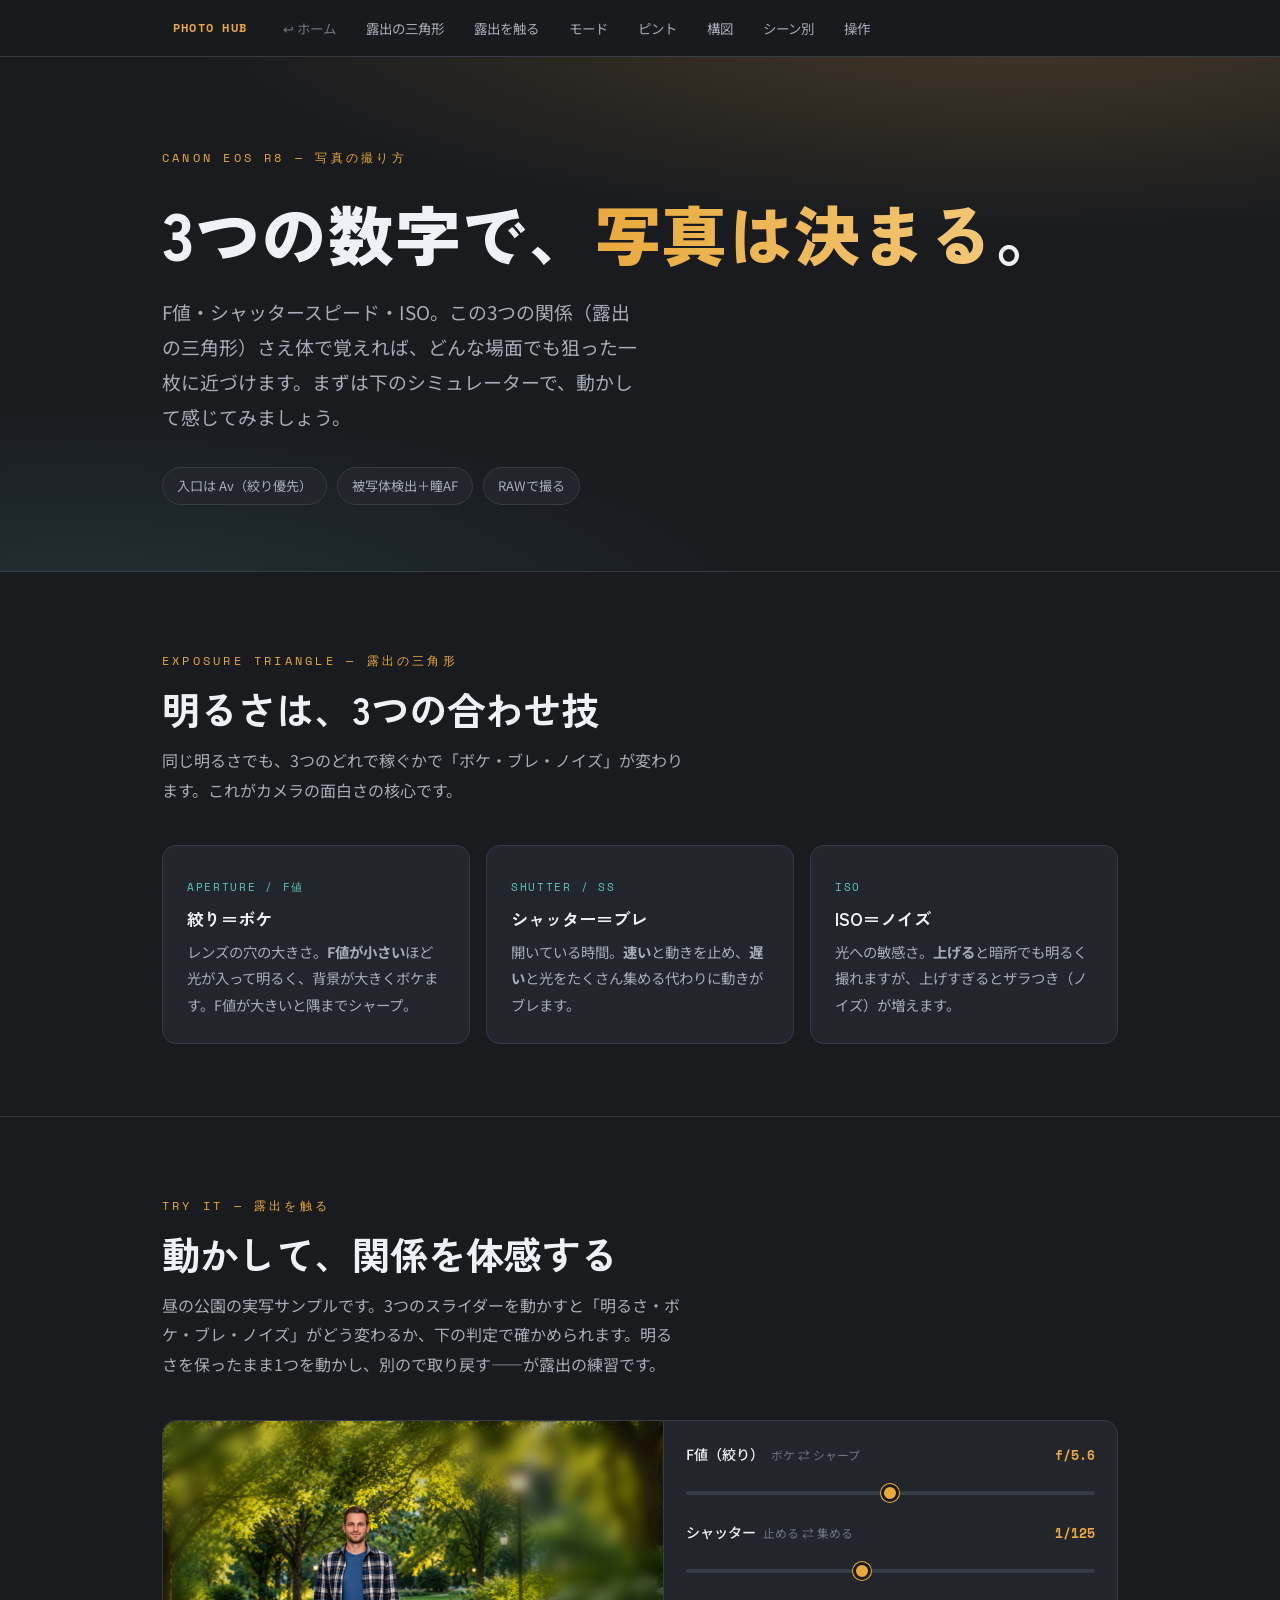
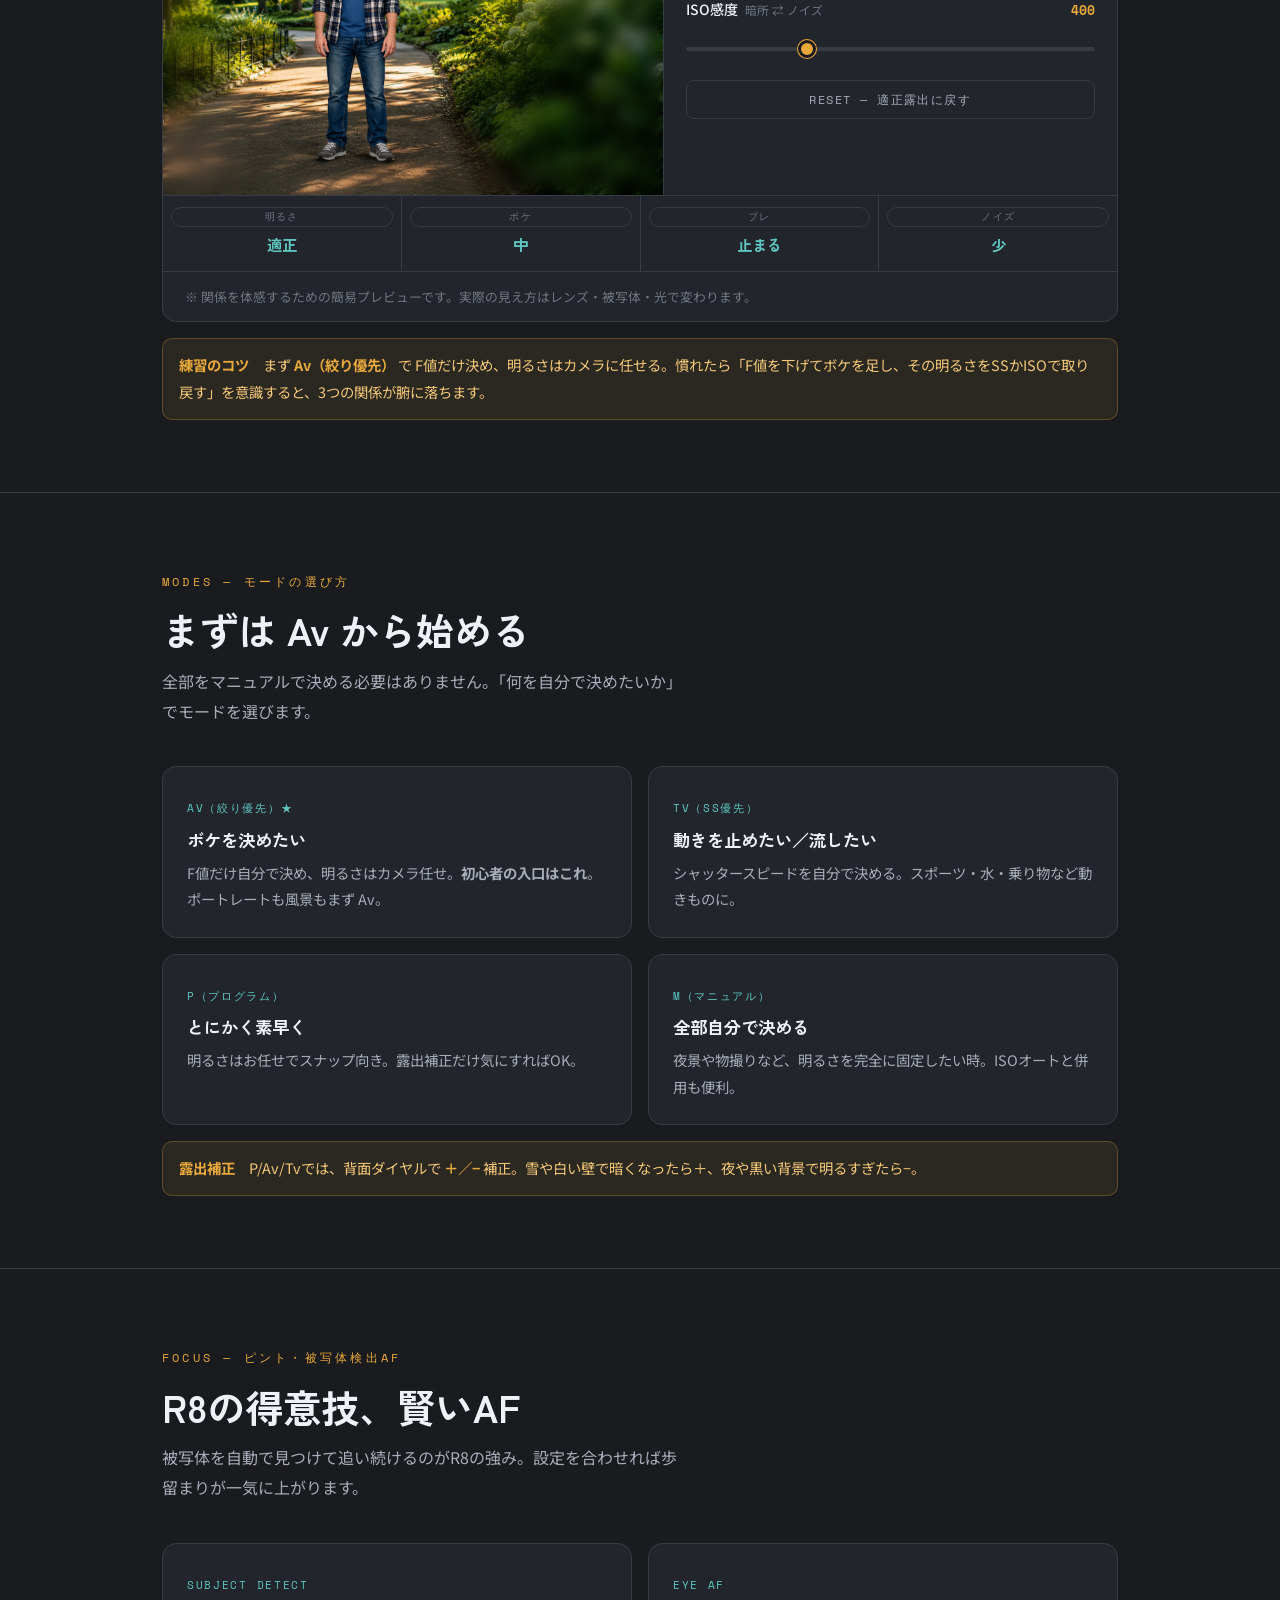
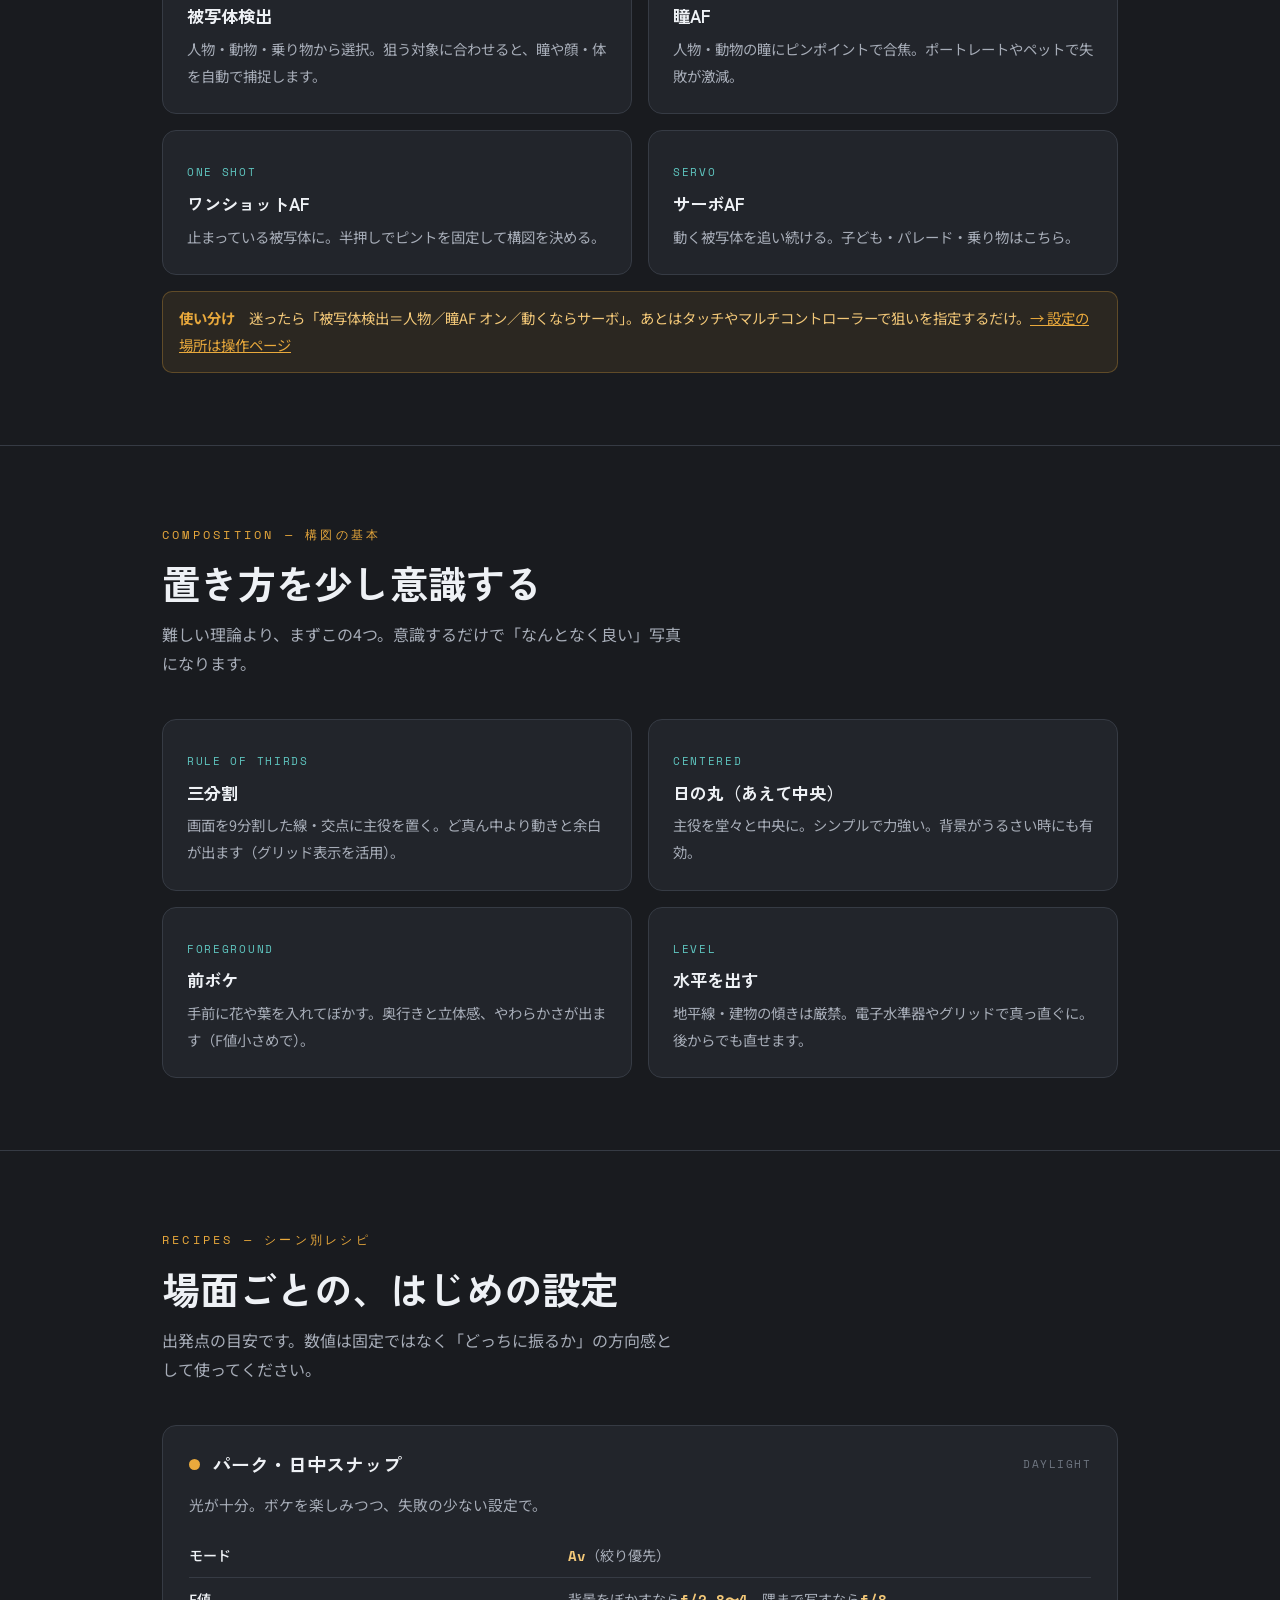
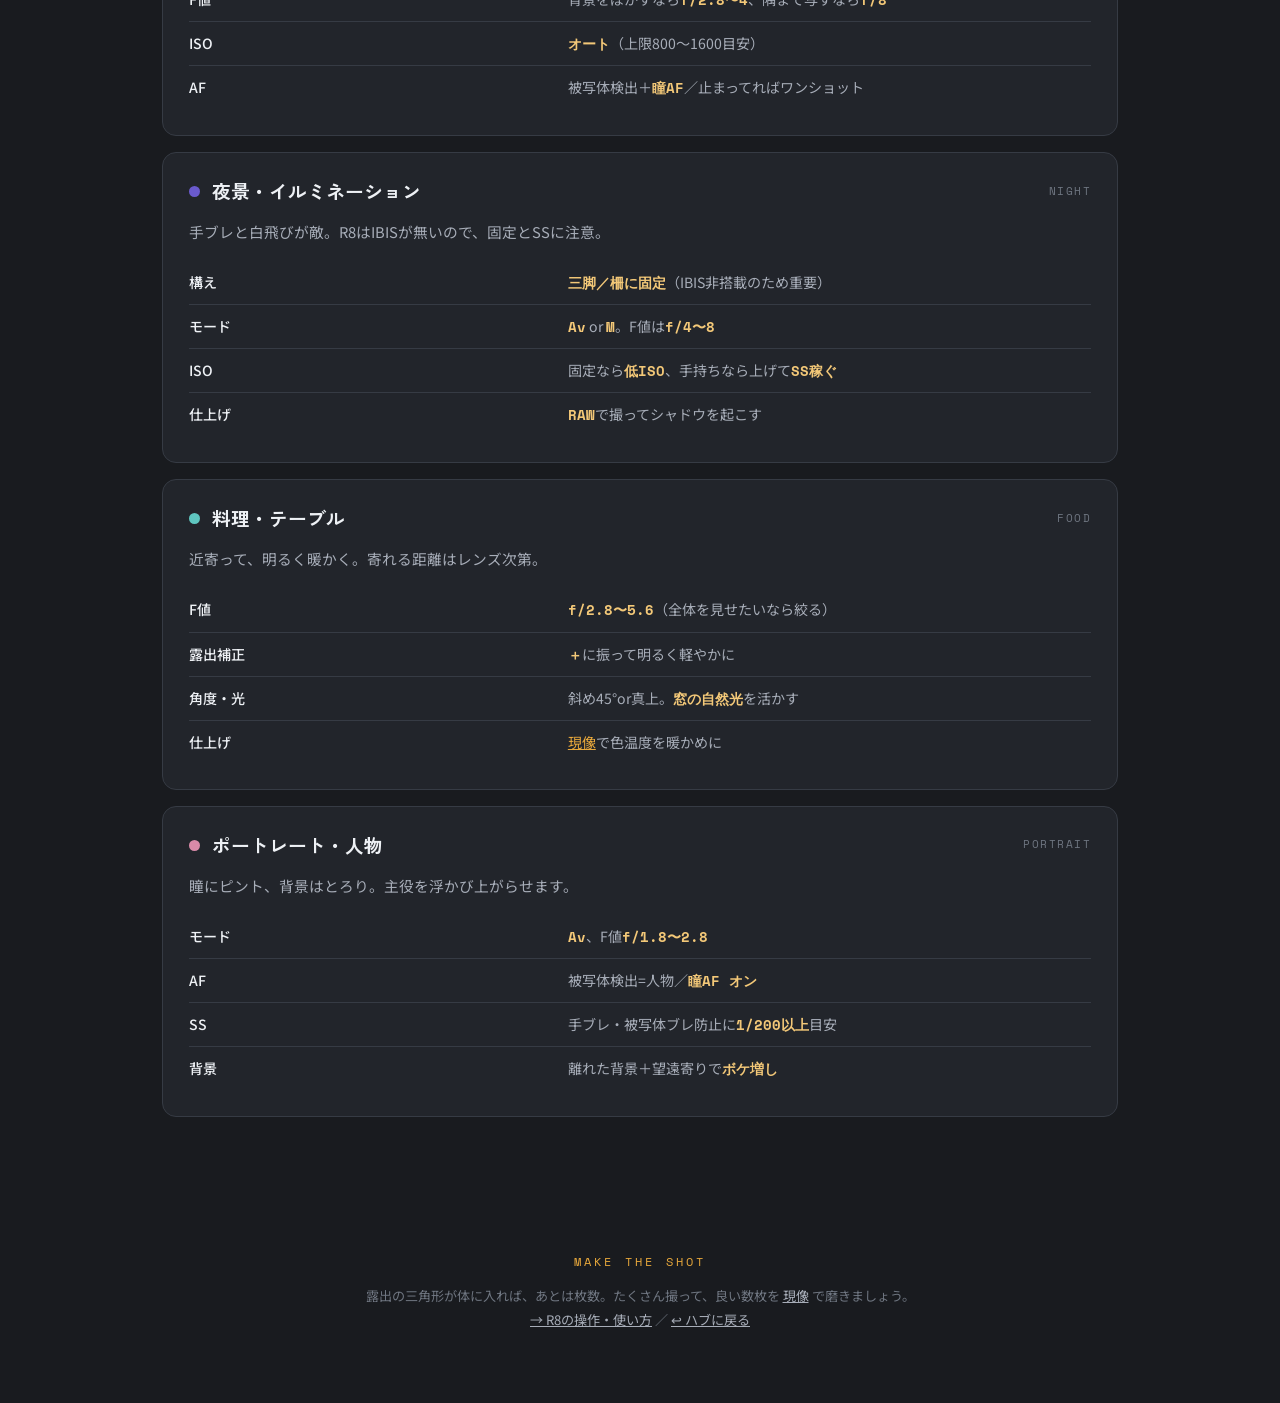
<file: eos-r8/shoot.html>
<!DOCTYPE html>
<html lang="ja">
<head>
<meta charset="UTF-8">
<meta name="viewport" content="width=device-width, initial-scale=1.0, viewport-fit=cover">
<meta name="theme-color" content="#191b1f">
<meta name="mobile-web-app-capable" content="yes">
<meta name="apple-mobile-web-app-capable" content="yes">
<meta name="apple-mobile-web-app-status-bar-style" content="black-translucent">
<meta name="apple-mobile-web-app-title" content="Photo Hub">
<link rel="manifest" href="/photo-hub/manifest.webmanifest">
<link rel="icon" href="/photo-hub/icons/icon-32.png" sizes="32x32" type="image/png">
<link rel="apple-touch-icon" href="/photo-hub/icons/apple-touch-icon.png">
<title>EOS R8 写真の撮り方 — 撮影＆現像ハブ</title>
<link rel="preconnect" href="https://fonts.googleapis.com">
<link rel="preconnect" href="https://fonts.gstatic.com" crossorigin>
<link href="https://fonts.googleapis.com/css2?family=Zen+Kaku+Gothic+New:wght@500;700;900&family=Noto+Sans+JP:wght@400;500;700&family=Space+Mono:wght@400;700&display=swap" rel="stylesheet" media="print" onload="this.media='all'">
<noscript><link href="https://fonts.googleapis.com/css2?family=Zen+Kaku+Gothic+New:wght@500;700;900&family=Noto+Sans+JP:wght@400;500;700&family=Space+Mono:wght@400;700&display=swap" rel="stylesheet"></noscript>
<link rel="stylesheet" href="../assets/style.css">
<style>
  /* このページ固有：実写シーン（人物入り）＋露出シミュレーター */
  .scene{position:absolute;inset:0;transition:filter .12s ease}
  .layer{position:absolute;inset:0;background:url("bg.png") center/cover no-repeat}
  /* 背景ぼかし層：人物のまわりだけマスクで“窓”を開け、絞っても人物はシャープに保つ（被写界深度の表現） */
  #blur{transition:filter .12s ease;
    -webkit-mask:radial-gradient(42% 58% at 39% 54%,transparent 55%,#000 100%);
            mask:radial-gradient(42% 58% at 39% 54%,transparent 55%,#000 100%)}
  .grain{position:absolute;inset:0;pointer-events:none;mix-blend-mode:overlay;opacity:0;transition:opacity .12s ease;
    background-image:url("data:image/svg+xml,%3Csvg xmlns='http://www.w3.org/2000/svg' width='140' height='140'%3E%3Cfilter id='n'%3E%3CfeTurbulence type='fractalNoise' baseFrequency='0.9' numOctaves='2' stitchTiles='stitch'/%3E%3C/filter%3E%3Crect width='100%25' height='100%25' filter='url(%23n)'/%3E%3C/svg%3E");background-size:180px 180px}
  .verdicts{display:grid;grid-template-columns:repeat(4,1fr);gap:1px;background:var(--line);border-top:1px solid var(--line)}
  .vd{background:var(--panel);padding:11px 8px;text-align:center}
  .vd .lab{font-family:"Space Mono",monospace;font-size:.6rem;letter-spacing:.12em;text-transform:uppercase;color:var(--ink-faint);display:block;margin-bottom:3px}
  .vd .val{font-family:"Zen Kaku Gothic New",sans-serif;font-weight:700;font-size:.95rem}
  .v-good{color:var(--teal)} .v-warn{color:var(--accent)} .v-bad{color:#e8736b}
</style>
<script>try{if(sessionStorage.getItem('phSplash'))document.documentElement.className+=' no-splash';else sessionStorage.setItem('phSplash','1');}catch(e){}</script>
<style>
/* 起動スプラッシュ（最初の描画から黒地・サイト雰囲気に統一） */
html{background:#191b1f}
#ph-splash{position:fixed;inset:0;z-index:9999;display:flex;flex-direction:column;align-items:center;justify-content:center;gap:20px;
  background:radial-gradient(120% 80% at 80% 10%,rgba(233,169,60,.16),transparent 55%),radial-gradient(95% 70% at 8% 105%,rgba(95,198,192,.10),transparent 60%),#191b1f;
  transition:opacity .5s ease,visibility .5s ease}
#ph-splash.ph-hide{opacity:0;visibility:hidden}
.no-splash #ph-splash{display:none}
.ph-ap-wrap{position:relative;width:60px;height:60px;display:grid;place-items:center}
.ph-ap{width:60px;height:60px;border-radius:50%;background:conic-gradient(from 0deg,rgba(233,169,60,0),#e9a93c);
  -webkit-mask:radial-gradient(farthest-side,transparent calc(100% - 4px),#000 calc(100% - 3px));
          mask:radial-gradient(farthest-side,transparent calc(100% - 4px),#000 calc(100% - 3px));
  animation:ph-spin .95s linear infinite}
.ph-lens{position:absolute;width:12px;height:12px;border-radius:50%;background:radial-gradient(circle at 35% 35%,#f3c878,#b9852a);box-shadow:0 0 10px rgba(233,169,60,.45)}
.ph-brand{font-family:"Space Mono",ui-monospace,Menlo,monospace;letter-spacing:.32em;font-size:.8rem;font-weight:700;color:#e9a93c;padding-left:.32em}
.ph-sub{font-family:"Space Mono",ui-monospace,Menlo,monospace;letter-spacing:.18em;font-size:.58rem;color:#6f7681;padding-left:.18em}
@keyframes ph-spin{to{transform:rotate(360deg)}}
@media (prefers-reduced-motion:reduce){.ph-ap{animation:none}}
</style>
</head>
<body data-page="eos-r8" class="theme-r8">
<div id="ph-splash" aria-hidden="true">
  <div class="ph-ap-wrap"><div class="ph-ap"></div><div class="ph-lens"></div></div>
  <div class="ph-brand">PHOTO HUB</div>
  <div class="ph-sub">撮影＆現像ハブ</div>
</div>

<nav class="nav">
  <div class="wrap">
    <a class="brand" href="../index.html">PHOTO HUB</a>
    <a class="home" href="../index.html">↩ ホーム</a>
    <a href="#triangle">露出の三角形</a>
    <a href="#play">露出を触る</a>
    <a href="#modes">モード</a>
    <a href="#af">ピント</a>
    <a href="#compose">構図</a>
    <a href="#recipes">シーン別</a>
    <a href="operate.html">操作</a>
  </div>
</nav>

<header class="hero">
  <div class="hero-glow"></div>
  <div class="wrap">
    <span class="eyebrow hero-eyebrow">Canon EOS R8 — 写真の撮り方</span>
    <h1>3つの数字で、<span class="accent">写真は決まる</span>。</h1>
    <p class="lead">F値・シャッタースピード・ISO。この3つの関係（露出の三角形）さえ体で覚えれば、どんな場面でも狙った一枚に近づけます。まずは下のシミュレーターで、動かして感じてみましょう。</p>
    <div class="hero-meta">
      <span class="chip">入口は Av（絞り優先）</span>
      <span class="chip">被写体検出＋瞳AF</span>
      <span class="chip">RAWで撮る</span>
    </div>
  </div>
</header>

<!-- TRIANGLE -->
<section class="section" id="triangle">
  <div class="wrap">
    <div class="sec-head reveal">
      <span class="eyebrow">Exposure Triangle — 露出の三角形</span>
      <h2>明るさは、3つの合わせ技</h2>
      <p>同じ明るさでも、3つのどれで稼ぐかで「ボケ・ブレ・ノイズ」が変わります。これがカメラの面白さの核心です。</p>
    </div>
    <div class="grid-3 reveal">
      <div class="card"><span class="tag">Aperture / F値</span><h3>絞り＝ボケ</h3><p>レンズの穴の大きさ。<b>F値が小さい</b>ほど光が入って明るく、背景が大きくボケます。F値が大きいと隅までシャープ。</p></div>
      <div class="card"><span class="tag">Shutter / SS</span><h3>シャッター＝ブレ</h3><p>開いている時間。<b>速い</b>と動きを止め、<b>遅い</b>と光をたくさん集める代わりに動きがブレます。</p></div>
      <div class="card"><span class="tag">ISO</span><h3>ISO＝ノイズ</h3><p>光への敏感さ。<b>上げる</b>と暗所でも明るく撮れますが、上げすぎるとザラつき（ノイズ）が増えます。</p></div>
    </div>
  </div>
</section>

<!-- PLAYGROUND -->
<section class="section" id="play">
  <div class="wrap">
    <div class="sec-head reveal">
      <span class="eyebrow">Try It — 露出を触る</span>
      <h2>動かして、関係を体感する</h2>
      <p>昼の公園の実写サンプルです。3つのスライダーを動かすと「明るさ・ボケ・ブレ・ノイズ」がどう変わるか、下の判定で確かめられます。明るさを保ったまま1つを動かし、別ので取り戻す——が露出の練習です。</p>
    </div>

    <div class="lab reveal">
      <div class="lab-grid">
        <div class="stage">
          <div class="scene" id="scene" role="img" aria-label="公園の道に人物が立つサンプル写真">
            <div class="layer"></div>
            <div class="layer" id="blur"></div>
          </div>
          <div class="grain" id="grain"></div>
        </div>
        <div class="controls">
          <div class="ctrl"><div class="ctrl-top"><span class="ctrl-label">F値（絞り）<span>ボケ ⇄ シャープ</span></span><span class="ctrl-val" id="vAp">f/5.6</span></div><input type="range" id="ap" min="0" max="6" step="1" value="3" aria-label="F値"></div>
          <div class="ctrl"><div class="ctrl-top"><span class="ctrl-label">シャッター<span>止める ⇄ 集める</span></span><span class="ctrl-val" id="vSs">1/125</span></div><input type="range" id="ss" min="0" max="7" step="1" value="3" aria-label="シャッタースピード"></div>
          <div class="ctrl"><div class="ctrl-top"><span class="ctrl-label">ISO感度<span>暗所 ⇄ ノイズ</span></span><span class="ctrl-val" id="vIso">400</span></div><input type="range" id="iso" min="0" max="7" step="1" value="2" aria-label="ISO感度"></div>
          <button class="reset" id="reset">RESET — 適正露出に戻す</button>
        </div>
      </div>
      <div class="verdicts" id="verdicts">
        <div class="vd"><span class="lab">明るさ</span><span class="val" id="jExp">適正</span></div>
        <div class="vd"><span class="lab">ボケ</span><span class="val" id="jAp">中</span></div>
        <div class="vd"><span class="lab">ブレ</span><span class="val" id="jSs">止まる</span></div>
        <div class="vd"><span class="lab">ノイズ</span><span class="val" id="jIso">少</span></div>
      </div>
      <div class="lab-note">※ 関係を体感するための簡易プレビューです。実際の見え方はレンズ・被写体・光で変わります。</div>
    </div>

    <div class="tip reveal"><b>練習のコツ</b>　まず <b>Av（絞り優先）</b> で F値だけ決め、明るさはカメラに任せる。慣れたら「F値を下げてボケを足し、その明るさをSSかISOで取り戻す」を意識すると、3つの関係が腑に落ちます。</div>
  </div>
</section>

<!-- MODES -->
<section class="section" id="modes">
  <div class="wrap">
    <div class="sec-head reveal">
      <span class="eyebrow">Modes — モードの選び方</span>
      <h2>まずは Av から始める</h2>
      <p>全部をマニュアルで決める必要はありません。「何を自分で決めたいか」でモードを選びます。</p>
    </div>
    <div class="grid reveal">
      <div class="card"><span class="tag">Av（絞り優先）★</span><h3>ボケを決めたい</h3><p>F値だけ自分で決め、明るさはカメラ任せ。<b>初心者の入口はこれ</b>。ポートレートも風景もまず Av。</p></div>
      <div class="card"><span class="tag">Tv（SS優先）</span><h3>動きを止めたい／流したい</h3><p>シャッタースピードを自分で決める。スポーツ・水・乗り物など動きものに。</p></div>
      <div class="card"><span class="tag">P（プログラム）</span><h3>とにかく素早く</h3><p>明るさはお任せでスナップ向き。露出補正だけ気にすればOK。</p></div>
      <div class="card"><span class="tag">M（マニュアル）</span><h3>全部自分で決める</h3><p>夜景や物撮りなど、明るさを完全に固定したい時。ISOオートと併用も便利。</p></div>
    </div>
    <div class="tip reveal"><b>露出補正</b>　P/Av/Tvでは、背面ダイヤルで <b>＋／−</b> 補正。雪や白い壁で暗くなったら＋、夜や黒い背景で明るすぎたら−。</div>
  </div>
</section>

<!-- AF -->
<section class="section" id="af">
  <div class="wrap">
    <div class="sec-head reveal">
      <span class="eyebrow">Focus — ピント・被写体検出AF</span>
      <h2>R8の得意技、賢いAF</h2>
      <p>被写体を自動で見つけて追い続けるのがR8の強み。設定を合わせれば歩留まりが一気に上がります。</p>
    </div>
    <div class="grid reveal">
      <div class="card"><span class="tag">Subject Detect</span><h3>被写体検出</h3><p>人物・動物・乗り物から選択。狙う対象に合わせると、瞳や顔・体を自動で捕捉します。</p></div>
      <div class="card"><span class="tag">Eye AF</span><h3>瞳AF</h3><p>人物・動物の瞳にピンポイントで合焦。ポートレートやペットで失敗が激減。</p></div>
      <div class="card"><span class="tag">One Shot</span><h3>ワンショットAF</h3><p>止まっている被写体に。半押しでピントを固定して構図を決める。</p></div>
      <div class="card"><span class="tag">Servo</span><h3>サーボAF</h3><p>動く被写体を追い続ける。子ども・パレード・乗り物はこちら。</p></div>
    </div>
    <div class="tip reveal"><b>使い分け</b>　迷ったら「被写体検出＝人物／瞳AF オン／動くならサーボ」。あとはタッチやマルチコントローラーで狙いを指定するだけ。<a href="operate.html">→ 設定の場所は操作ページ</a></div>
  </div>
</section>

<!-- COMPOSE -->
<section class="section" id="compose">
  <div class="wrap">
    <div class="sec-head reveal">
      <span class="eyebrow">Composition — 構図の基本</span>
      <h2>置き方を少し意識する</h2>
      <p>難しい理論より、まずこの4つ。意識するだけで「なんとなく良い」写真になります。</p>
    </div>
    <div class="grid reveal">
      <div class="card"><span class="tag">Rule of Thirds</span><h3>三分割</h3><p>画面を9分割した線・交点に主役を置く。ど真ん中より動きと余白が出ます（グリッド表示を活用）。</p></div>
      <div class="card"><span class="tag">Centered</span><h3>日の丸（あえて中央）</h3><p>主役を堂々と中央に。シンプルで力強い。背景がうるさい時にも有効。</p></div>
      <div class="card"><span class="tag">Foreground</span><h3>前ボケ</h3><p>手前に花や葉を入れてぼかす。奥行きと立体感、やわらかさが出ます（F値小さめで）。</p></div>
      <div class="card"><span class="tag">Level</span><h3>水平を出す</h3><p>地平線・建物の傾きは厳禁。電子水準器やグリッドで真っ直ぐに。後からでも直せます。</p></div>
    </div>
  </div>
</section>

<!-- RECIPES -->
<section class="section last" id="recipes">
  <div class="wrap">
    <div class="sec-head reveal">
      <span class="eyebrow">Recipes — シーン別レシピ</span>
      <h2>場面ごとの、はじめの設定</h2>
      <p>出発点の目安です。数値は固定ではなく「どっちに振るか」の方向感として使ってください。</p>
    </div>

    <div class="recipe reveal">
      <div class="recipe-head"><span class="dot" style="background:#e9a93c"></span><h3>パーク・日中スナップ</h3><span class="scene-tag">Daylight</span></div>
      <p class="intro">光が十分。ボケを楽しみつつ、失敗の少ない設定で。</p>
      <table>
        <tr><td class="k">モード</td><td class="v"><b>Av</b>（絞り優先）</td></tr>
        <tr><td class="k">F値</td><td class="v">背景をぼかすなら<b>f/2.8〜4</b>、隅まで写すなら<b>f/8</b></td></tr>
        <tr><td class="k">ISO</td><td class="v"><b>オート</b>（上限800〜1600目安）</td></tr>
        <tr><td class="k">AF</td><td class="v">被写体検出＋<b>瞳AF</b>／止まってればワンショット</td></tr>
      </table>
    </div>

    <div class="recipe reveal">
      <div class="recipe-head"><span class="dot" style="background:#6a5acd"></span><h3>夜景・イルミネーション</h3><span class="scene-tag">Night</span></div>
      <p class="intro">手ブレと白飛びが敵。R8はIBISが無いので、固定とSSに注意。</p>
      <table>
        <tr><td class="k">構え</td><td class="v"><b>三脚／柵に固定</b>（IBIS非搭載のため重要）</td></tr>
        <tr><td class="k">モード</td><td class="v"><b>Av</b> or <b>M</b>。F値は<b>f/4〜8</b></td></tr>
        <tr><td class="k">ISO</td><td class="v">固定なら<b>低ISO</b>、手持ちなら上げて<b>SS稼ぐ</b></td></tr>
        <tr><td class="k">仕上げ</td><td class="v"><b>RAW</b>で撮ってシャドウを起こす</td></tr>
      </table>
    </div>

    <div class="recipe reveal">
      <div class="recipe-head"><span class="dot" style="background:#5fc6c0"></span><h3>料理・テーブル</h3><span class="scene-tag">Food</span></div>
      <p class="intro">近寄って、明るく暖かく。寄れる距離はレンズ次第。</p>
      <table>
        <tr><td class="k">F値</td><td class="v"><b>f/2.8〜5.6</b>（全体を見せたいなら絞る）</td></tr>
        <tr><td class="k">露出補正</td><td class="v"><b>＋</b>に振って明るく軽やかに</td></tr>
        <tr><td class="k">角度・光</td><td class="v">斜め45°or真上。<b>窓の自然光</b>を活かす</td></tr>
        <tr><td class="k">仕上げ</td><td class="v"><a href="../lightroom/index.html">現像</a>で色温度を暖かめに</td></tr>
      </table>
    </div>

    <div class="recipe reveal">
      <div class="recipe-head"><span class="dot" style="background:#d98aa8"></span><h3>ポートレート・人物</h3><span class="scene-tag">Portrait</span></div>
      <p class="intro">瞳にピント、背景はとろり。主役を浮かび上がらせます。</p>
      <table>
        <tr><td class="k">モード</td><td class="v"><b>Av</b>、F値<b>f/1.8〜2.8</b></td></tr>
        <tr><td class="k">AF</td><td class="v">被写体検出=人物／<b>瞳AF オン</b></td></tr>
        <tr><td class="k">SS</td><td class="v">手ブレ・被写体ブレ防止に<b>1/200以上</b>目安</td></tr>
        <tr><td class="k">背景</td><td class="v">離れた背景＋望遠寄りで<b>ボケ増し</b></td></tr>
      </table>
    </div>
  </div>
</section>

<footer class="footer">
  <div class="wrap">
    <span class="eyebrow">Make the Shot</span>
    露出の三角形が体に入れば、あとは枚数。たくさん撮って、良い数枚を <a href="../lightroom/index.html">現像</a> で磨きましょう。<br><a href="operate.html">→ R8の操作・使い方</a> ／ <a href="../index.html">↩ ハブに戻る</a>
  </div>
</footer>

<script src="../assets/main.js"></script>
<script>
  (function(){
    var AP =[1.8,2.8,4,5.6,8,11,16];
    var SS =[1000,500,250,125,60,30,15,8];   // 1/x
    var ISO=[100,200,400,800,1600,3200,6400,12800];
    var scene=document.getElementById('scene');
    var blur=document.getElementById('blur');
    var grain=document.getElementById('grain');
    var ap=document.getElementById('ap'), ss=document.getElementById('ss'), iso=document.getElementById('iso');
    function setVal(el,cls,txt){ el.textContent=txt; el.className='val '+cls; }
    function apply(){
      var ai=+ap.value, si=+ss.value, ii=+iso.value;
      // 表示値
      document.getElementById('vAp').textContent='f/'+AP[ai];
      document.getElementById('vSs').textContent='1/'+SS[si];
      document.getElementById('vIso').textContent=''+ISO[ii];
      // 露出（基準: f5.6=idx3 / 1/125=idx3 / ISO400=idx2 を適正=0EV）
      var ev=(3-ai)+(si-3)+(ii-2);
      var brightness=Math.max(0.35,Math.min(1.9,1+ev*0.13));
      // 露出（明るさ）＋ シャッターが遅いときの手ブレ（フレーム全体）
      var shake=Math.max(0,(si-3))*1.5;
      scene.style.filter='brightness('+brightness.toFixed(3)+')'+(shake>0?' blur('+shake.toFixed(2)+'px)':'');
      // 絞り（F値が小さいほど背景が大きくボケる。人物はマスクの“窓”でシャープのまま）
      var bk=Math.max(0,(6-ai))*2.2;
      blur.style.filter='blur('+bk.toFixed(2)+'px)';
      // ノイズ（ISO高いほどザラつき）
      grain.style.opacity=Math.max(0,(ii-2))*0.06;
      // 判定
      setVal(document.getElementById('jExp'),
        Math.abs(ev)<=1?'v-good':(Math.abs(ev)<=2?'v-warn':'v-bad'),
        Math.abs(ev)<=1?'適正':(ev>0?'明るすぎ':'暗すぎ'));
      setVal(document.getElementById('jAp'),
        ai<=1?'v-warn':(ai<=3?'v-good':'v-good'),
        ai<=1?'大':(ai<=3?'中':'小'));
      setVal(document.getElementById('jSs'),
        si<=3?'v-good':(si<=5?'v-warn':'v-bad'),
        si<=3?'止まる':(si<=5?'ややブレ':'ブレる'));
      setVal(document.getElementById('jIso'),
        ii<=2?'v-good':(ii<=4?'v-warn':'v-bad'),
        ii<=2?'少':(ii<=4?'中':'多'));
    }
    [ap,ss,iso].forEach(function(el){ el.addEventListener('input',apply); });
    document.getElementById('reset').addEventListener('click',function(){
      ap.value=3; ss.value=3; iso.value=2; apply();
    });
    apply();
  })();
</script>
</body>
</html>
</file>
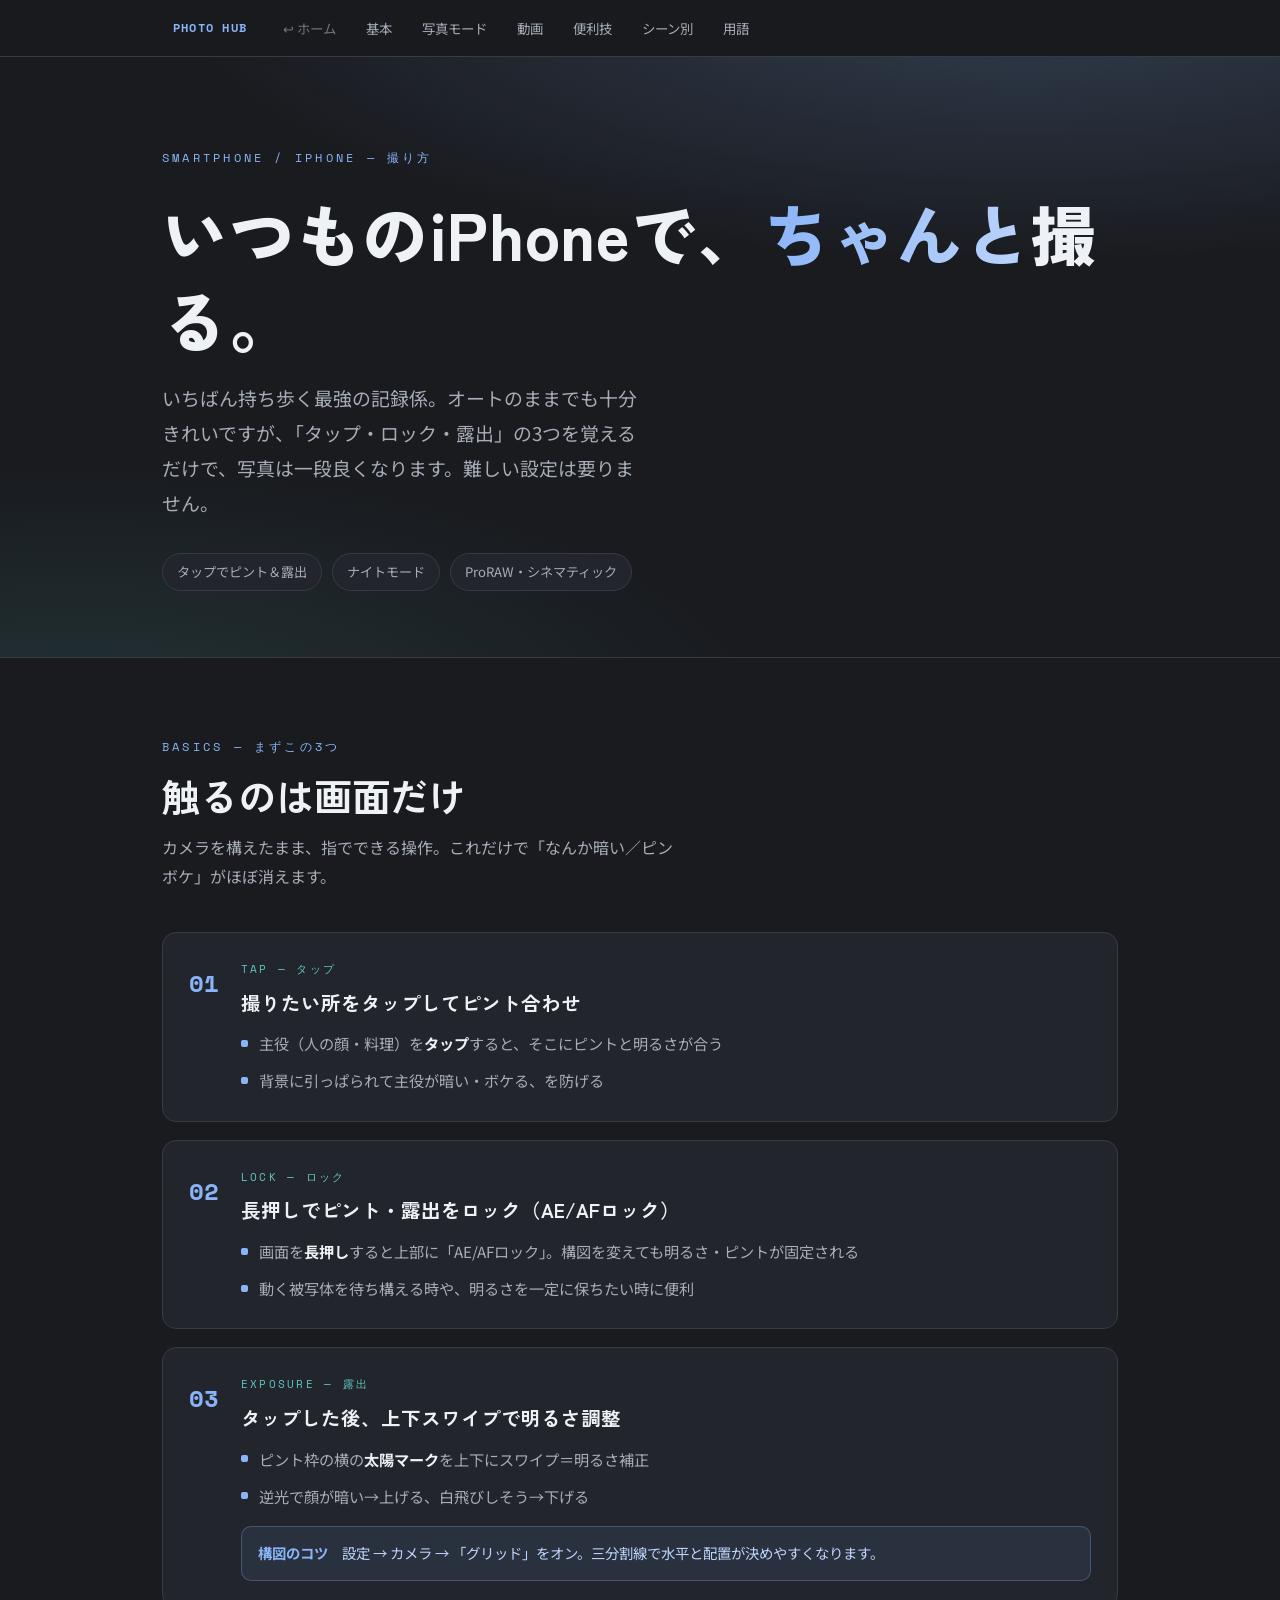
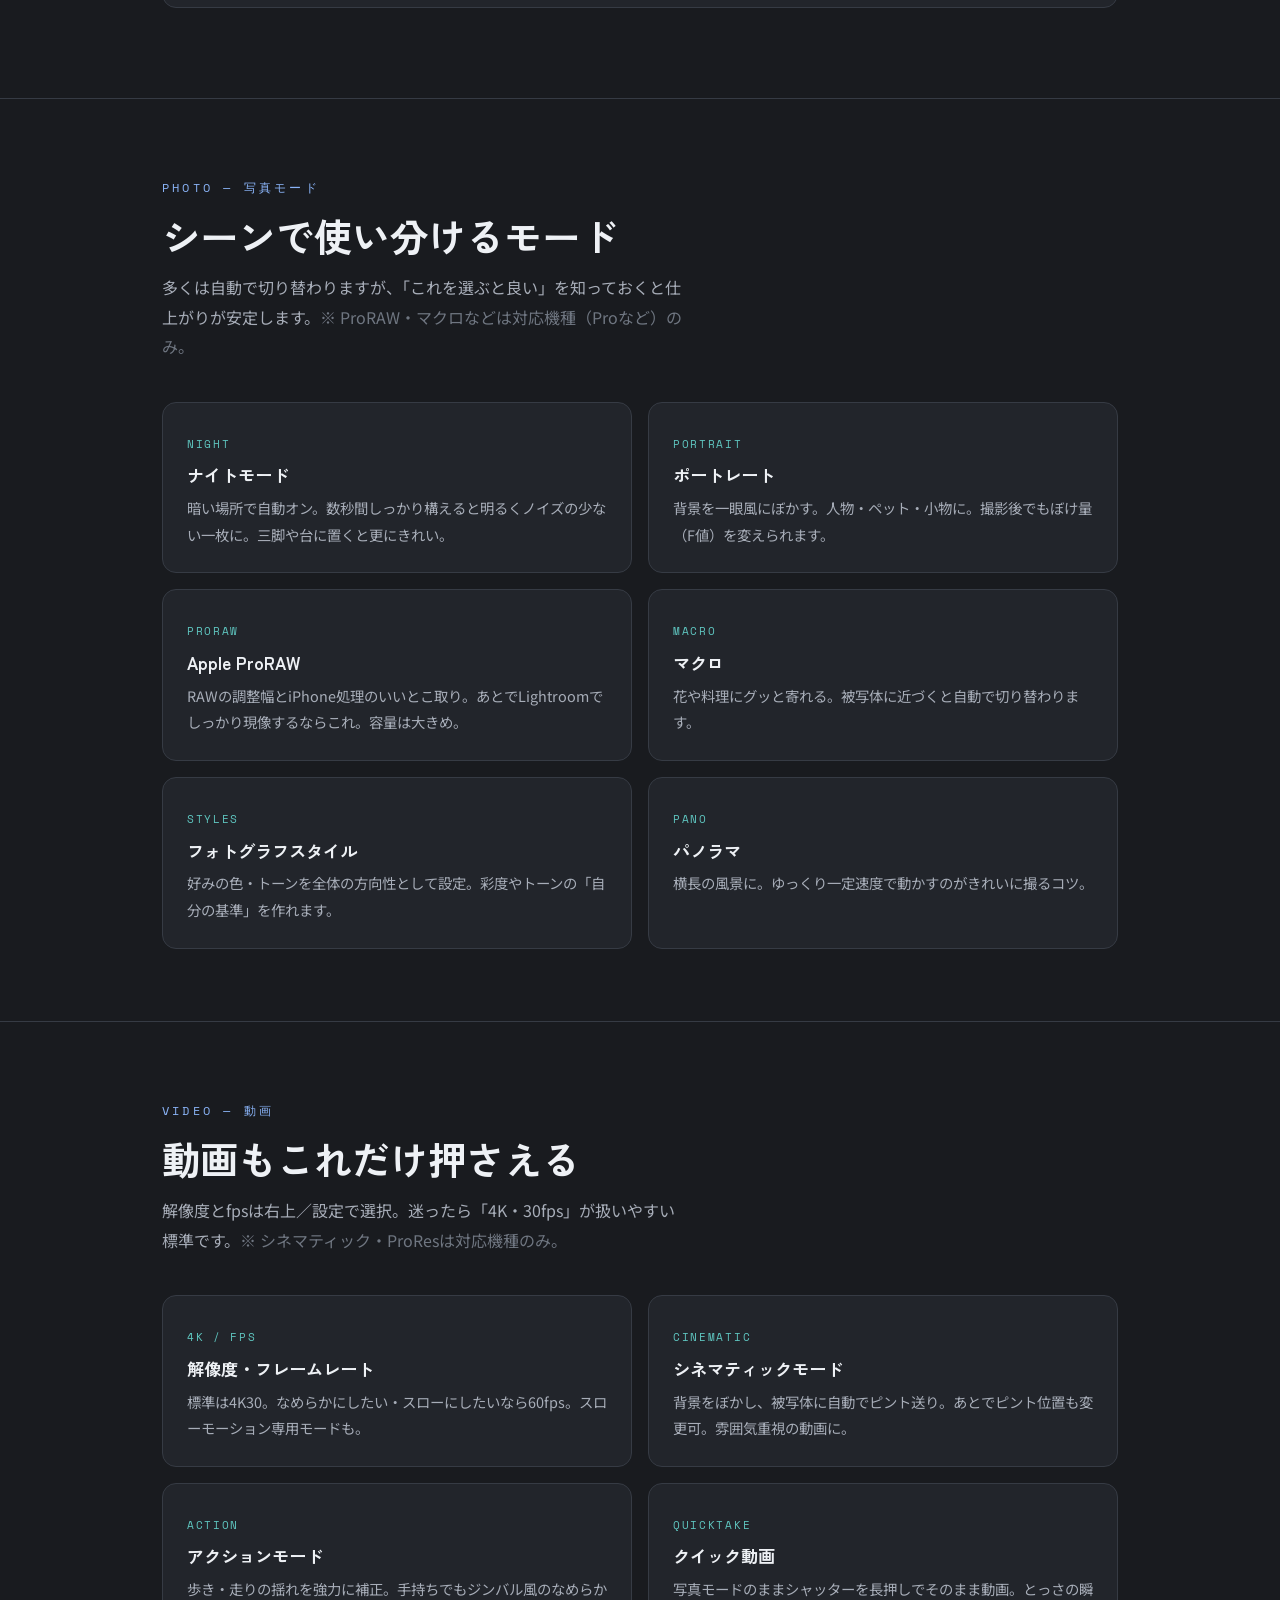
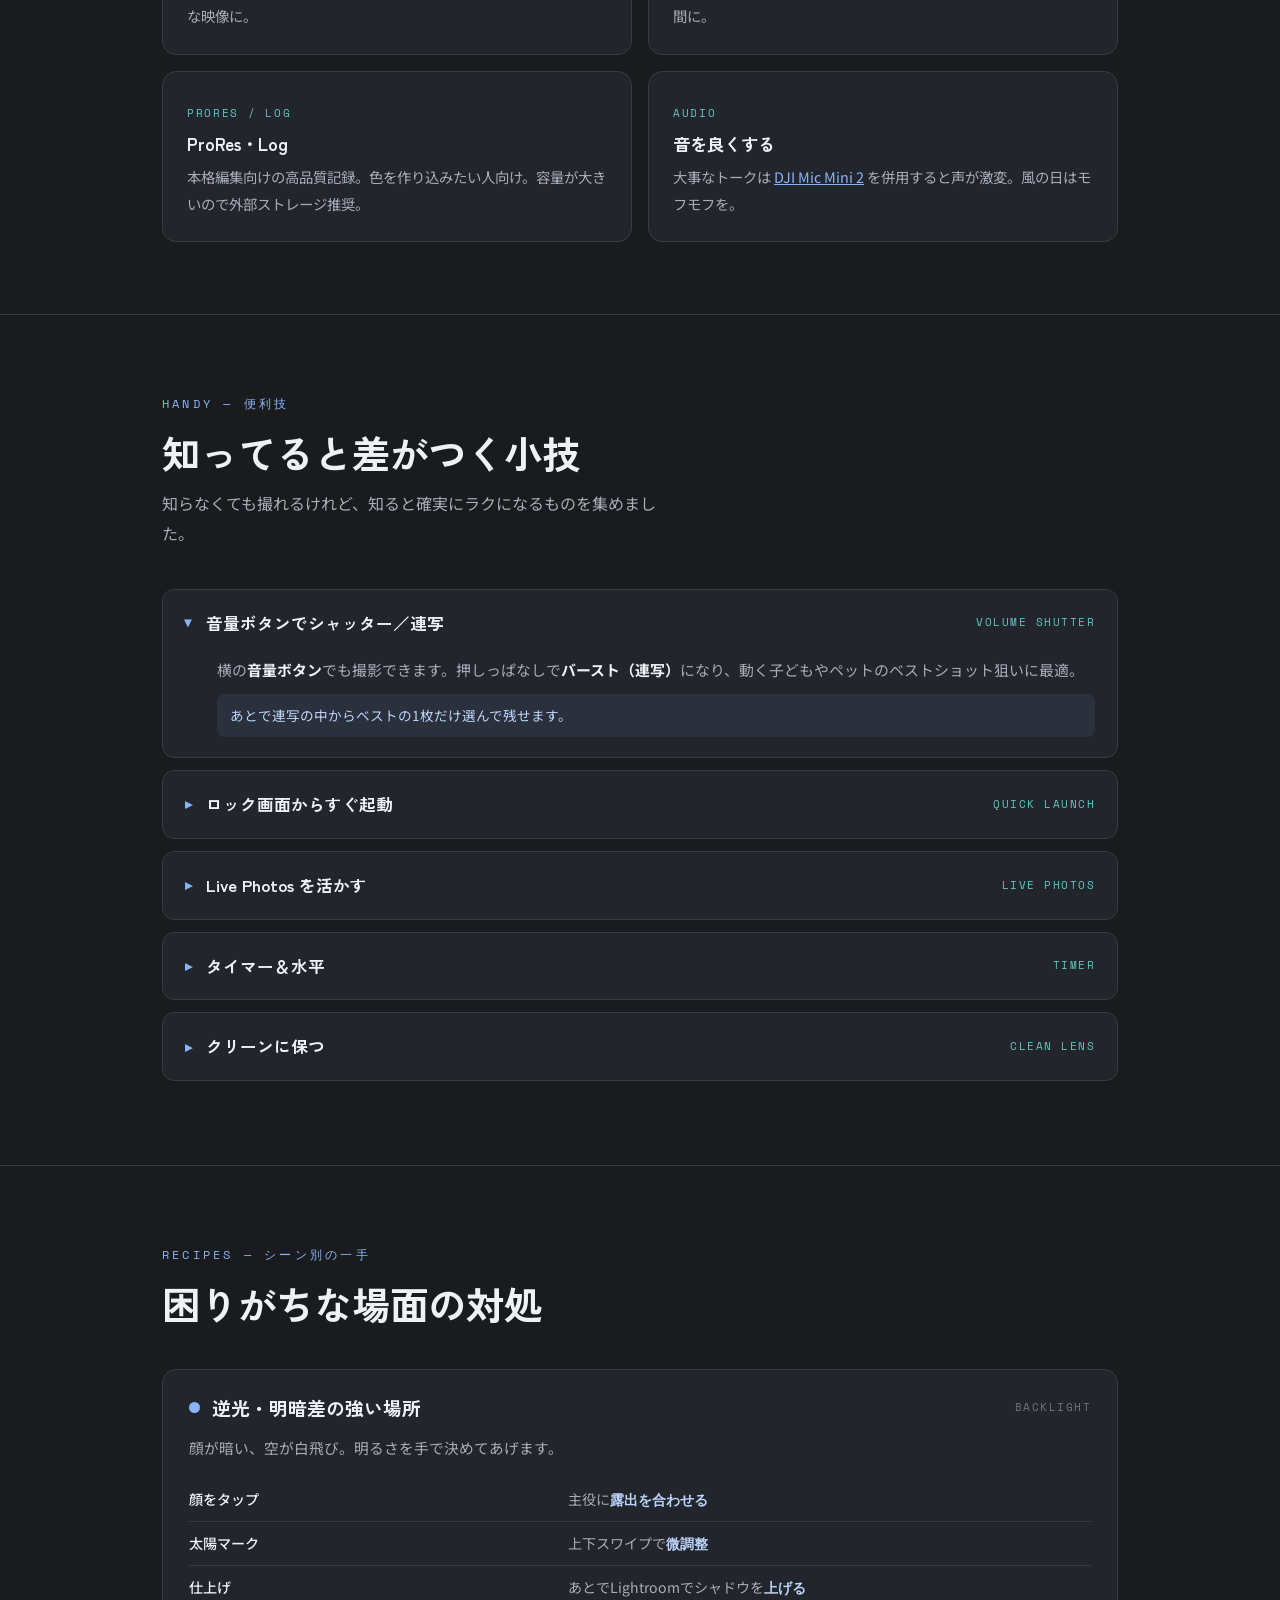
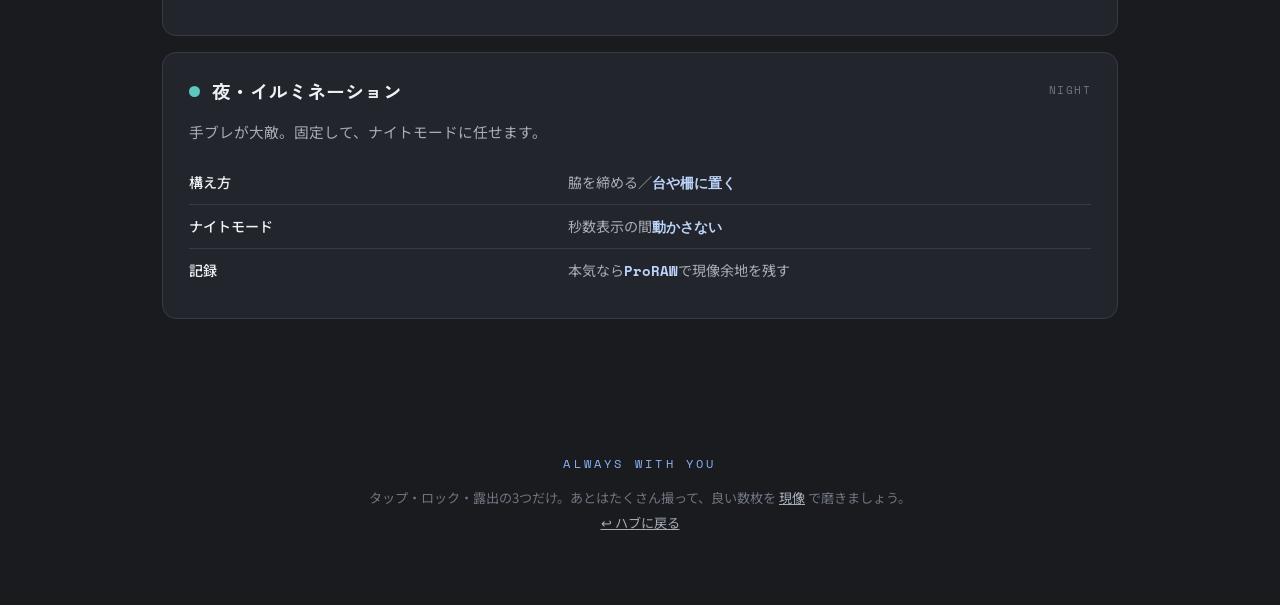
<file: iphone/shoot.html>
<!DOCTYPE html>
<html lang="ja">
<head>
<meta charset="UTF-8">
<meta name="viewport" content="width=device-width, initial-scale=1.0, viewport-fit=cover">
<meta name="theme-color" content="#191b1f">
<meta name="mobile-web-app-capable" content="yes">
<meta name="apple-mobile-web-app-capable" content="yes">
<meta name="apple-mobile-web-app-status-bar-style" content="black-translucent">
<meta name="apple-mobile-web-app-title" content="Photo Hub">
<link rel="manifest" href="/photo-hub/manifest.webmanifest">
<link rel="icon" href="/photo-hub/icons/icon-32.png" sizes="32x32" type="image/png">
<link rel="apple-touch-icon" href="/photo-hub/icons/apple-touch-icon.png">
<title>iPhone 写真・動画の撮り方 — 撮影＆現像ハブ</title>
<link rel="preconnect" href="https://fonts.googleapis.com">
<link rel="preconnect" href="https://fonts.gstatic.com" crossorigin>
<link href="https://fonts.googleapis.com/css2?family=Zen+Kaku+Gothic+New:wght@500;700;900&family=Noto+Sans+JP:wght@400;500;700&family=Space+Mono:wght@400;700&display=swap" rel="stylesheet" media="print" onload="this.media='all'">
<noscript><link href="https://fonts.googleapis.com/css2?family=Zen+Kaku+Gothic+New:wght@500;700;900&family=Noto+Sans+JP:wght@400;500;700&family=Space+Mono:wght@400;700&display=swap" rel="stylesheet"></noscript>
<link rel="stylesheet" href="../assets/style.css">
<script>try{if(sessionStorage.getItem('phSplash'))document.documentElement.className+=' no-splash';else sessionStorage.setItem('phSplash','1');}catch(e){}</script>
<style>
/* 起動スプラッシュ（最初の描画から黒地・サイト雰囲気に統一） */
html{background:#191b1f}
#ph-splash{position:fixed;inset:0;z-index:9999;display:flex;flex-direction:column;align-items:center;justify-content:center;gap:20px;
  background:radial-gradient(120% 80% at 80% 10%,rgba(233,169,60,.16),transparent 55%),radial-gradient(95% 70% at 8% 105%,rgba(95,198,192,.10),transparent 60%),#191b1f;
  transition:opacity .5s ease,visibility .5s ease}
#ph-splash.ph-hide{opacity:0;visibility:hidden}
.no-splash #ph-splash{display:none}
.ph-ap-wrap{position:relative;width:60px;height:60px;display:grid;place-items:center}
.ph-ap{width:60px;height:60px;border-radius:50%;background:conic-gradient(from 0deg,rgba(233,169,60,0),#e9a93c);
  -webkit-mask:radial-gradient(farthest-side,transparent calc(100% - 4px),#000 calc(100% - 3px));
          mask:radial-gradient(farthest-side,transparent calc(100% - 4px),#000 calc(100% - 3px));
  animation:ph-spin .95s linear infinite}
.ph-lens{position:absolute;width:12px;height:12px;border-radius:50%;background:radial-gradient(circle at 35% 35%,#f3c878,#b9852a);box-shadow:0 0 10px rgba(233,169,60,.45)}
.ph-brand{font-family:"Space Mono",ui-monospace,Menlo,monospace;letter-spacing:.32em;font-size:.8rem;font-weight:700;color:#e9a93c;padding-left:.32em}
.ph-sub{font-family:"Space Mono",ui-monospace,Menlo,monospace;letter-spacing:.18em;font-size:.58rem;color:#6f7681;padding-left:.18em}
@keyframes ph-spin{to{transform:rotate(360deg)}}
@media (prefers-reduced-motion:reduce){.ph-ap{animation:none}}
</style>
</head>
<body data-page="iphone" class="theme-iphone">
<div id="ph-splash" aria-hidden="true">
  <div class="ph-ap-wrap"><div class="ph-ap"></div><div class="ph-lens"></div></div>
  <div class="ph-brand">PHOTO HUB</div>
  <div class="ph-sub">撮影＆現像ハブ</div>
</div>

<nav class="nav">
  <div class="wrap">
    <a class="brand" href="../index.html">PHOTO HUB</a>
    <a class="home" href="../index.html">↩ ホーム</a>
    <a href="#basics">基本</a>
    <a href="#photo">写真モード</a>
    <a href="#video">動画</a>
    <a href="#tips">便利技</a>
    <a href="#scenes">シーン別</a>
    <a href="../reference/glossary.html">用語</a>
  </div>
</nav>

<header class="hero">
  <div class="hero-glow"></div>
  <div class="wrap">
    <span class="eyebrow hero-eyebrow">Smartphone / iPhone — 撮り方</span>
    <h1>いつものiPhoneで、<span class="accent">ちゃんと</span>撮る。</h1>
    <p class="lead">いちばん持ち歩く最強の記録係。オートのままでも十分きれいですが、「タップ・ロック・露出」の3つを覚えるだけで、写真は一段良くなります。難しい設定は要りません。</p>
    <div class="hero-meta">
      <span class="chip">タップでピント＆露出</span>
      <span class="chip">ナイトモード</span>
      <span class="chip">ProRAW・シネマティック</span>
    </div>
  </div>
</header>

<!-- BASICS -->
<section class="section" id="basics">
  <div class="wrap">
    <div class="sec-head reveal">
      <span class="eyebrow">Basics — まずこの3つ</span>
      <h2>触るのは画面だけ</h2>
      <p>カメラを構えたまま、指でできる操作。これだけで「なんか暗い／ピンボケ」がほぼ消えます。</p>
    </div>

    <div class="step reveal">
      <span class="num">01</span>
      <div>
        <span class="role">Tap — タップ</span>
        <h3>撮りたい所をタップしてピント合わせ</h3>
        <ul>
          <li>主役（人の顔・料理）を<b>タップ</b>すると、そこにピントと明るさが合う</li>
          <li>背景に引っぱられて主役が暗い・ボケる、を防げる</li>
        </ul>
      </div>
    </div>

    <div class="step reveal">
      <span class="num">02</span>
      <div>
        <span class="role">Lock — ロック</span>
        <h3>長押しでピント・露出をロック（AE/AFロック）</h3>
        <ul>
          <li>画面を<b>長押し</b>すると上部に「AE/AFロック」。構図を変えても明るさ・ピントが固定される</li>
          <li>動く被写体を待ち構える時や、明るさを一定に保ちたい時に便利</li>
        </ul>
      </div>
    </div>

    <div class="step reveal">
      <span class="num">03</span>
      <div>
        <span class="role">Exposure — 露出</span>
        <h3>タップした後、上下スワイプで明るさ調整</h3>
        <ul>
          <li>ピント枠の横の<b>太陽マーク</b>を上下にスワイプ＝明るさ補正</li>
          <li>逆光で顔が暗い→上げる、白飛びしそう→下げる</li>
        </ul>
        <div class="tip"><b>構図のコツ</b>　設定 → カメラ → 「グリッド」をオン。三分割線で水平と配置が決めやすくなります。</div>
      </div>
    </div>
  </div>
</section>

<!-- PHOTO MODES -->
<section class="section" id="photo">
  <div class="wrap">
    <div class="sec-head reveal">
      <span class="eyebrow">Photo — 写真モード</span>
      <h2>シーンで使い分けるモード</h2>
      <p>多くは自動で切り替わりますが、「これを選ぶと良い」を知っておくと仕上がりが安定します。<span style="color:var(--ink-faint)">※ ProRAW・マクロなどは対応機種（Proなど）のみ。</span></p>
    </div>
    <div class="grid reveal">
      <div class="card"><span class="tag">Night</span><h3>ナイトモード</h3><p>暗い場所で自動オン。数秒間しっかり構えると明るくノイズの少ない一枚に。三脚や台に置くと更にきれい。</p></div>
      <div class="card"><span class="tag">Portrait</span><h3>ポートレート</h3><p>背景を一眼風にぼかす。人物・ペット・小物に。撮影後でもぼけ量（F値）を変えられます。</p></div>
      <div class="card"><span class="tag">ProRAW</span><h3>Apple ProRAW</h3><p>RAWの調整幅とiPhone処理のいいとこ取り。あとでLightroomでしっかり現像するならこれ。容量は大きめ。</p></div>
      <div class="card"><span class="tag">Macro</span><h3>マクロ</h3><p>花や料理にグッと寄れる。被写体に近づくと自動で切り替わります。</p></div>
      <div class="card"><span class="tag">Styles</span><h3>フォトグラフスタイル</h3><p>好みの色・トーンを全体の方向性として設定。彩度やトーンの「自分の基準」を作れます。</p></div>
      <div class="card"><span class="tag">Pano</span><h3>パノラマ</h3><p>横長の風景に。ゆっくり一定速度で動かすのがきれいに撮るコツ。</p></div>
    </div>
  </div>
</section>

<!-- VIDEO -->
<section class="section" id="video">
  <div class="wrap">
    <div class="sec-head reveal">
      <span class="eyebrow">Video — 動画</span>
      <h2>動画もこれだけ押さえる</h2>
      <p>解像度とfpsは右上／設定で選択。迷ったら「4K・30fps」が扱いやすい標準です。<span style="color:var(--ink-faint)">※ シネマティック・ProResは対応機種のみ。</span></p>
    </div>
    <div class="grid reveal">
      <div class="card"><span class="tag">4K / fps</span><h3>解像度・フレームレート</h3><p>標準は4K30。なめらかにしたい・スローにしたいなら60fps。スローモーション専用モードも。</p></div>
      <div class="card"><span class="tag">Cinematic</span><h3>シネマティックモード</h3><p>背景をぼかし、被写体に自動でピント送り。あとでピント位置も変更可。雰囲気重視の動画に。</p></div>
      <div class="card"><span class="tag">Action</span><h3>アクションモード</h3><p>歩き・走りの揺れを強力に補正。手持ちでもジンバル風のなめらかな映像に。</p></div>
      <div class="card"><span class="tag">QuickTake</span><h3>クイック動画</h3><p>写真モードのままシャッターを長押しでそのまま動画。とっさの瞬間に。</p></div>
      <div class="card"><span class="tag">ProRes / Log</span><h3>ProRes・Log</h3><p>本格編集向けの高品質記録。色を作り込みたい人向け。容量が大きいので外部ストレージ推奨。</p></div>
      <div class="card"><span class="tag">Audio</span><h3>音を良くする</h3><p>大事なトークは <a href="../mic-mini/index.html">DJI Mic Mini 2</a> を併用すると声が激変。風の日はモフモフを。</p></div>
    </div>
  </div>
</section>

<!-- TIPS -->
<section class="section" id="tips">
  <div class="wrap">
    <div class="sec-head reveal">
      <span class="eyebrow">Handy — 便利技</span>
      <h2>知ってると差がつく小技</h2>
      <p>知らなくても撮れるけれど、知ると確実にラクになるものを集めました。</p>
    </div>

    <details class="acc reveal" open><summary><span class="ico">▸</span>音量ボタンでシャッター／連写<span class="en">Volume Shutter</span></summary>
      <div class="body"><p>横の<b>音量ボタン</b>でも撮影できます。押しっぱなしで<b>バースト（連写）</b>になり、動く子どもやペットのベストショット狙いに最適。</p><div class="mini">あとで連写の中からベストの1枚だけ選んで残せます。</div></div></details>

    <details class="acc reveal"><summary><span class="ico">▸</span>ロック画面からすぐ起動<span class="en">Quick Launch</span></summary>
      <div class="body"><p>ロック画面を<b>左にスワイプ</b>、または右下のカメラアイコン長押しで即起動。シャッターチャンスを逃しません。</p></div></details>

    <details class="acc reveal"><summary><span class="ico">▸</span>Live Photos を活かす<span class="en">Live Photos</span></summary>
      <div class="body"><p>前後の一瞬も記録する機能。あとで<b>キー写真を変更</b>したり、「長時間露光」で水や光を流す表現にもできます。</p><div class="mini">動きのある場面はオンにしておくと選択肢が増えます。</div></div></details>

    <details class="acc reveal"><summary><span class="ico">▸</span>タイマー＆水平<span class="en">Timer</span></summary>
      <div class="body"><p>集合写真はタイマー（3秒/10秒）。台に置いて<b>水平の目安</b>（画面中央の十字）を合わせると傾きません。</p></div></details>

    <details class="acc reveal"><summary><span class="ico">▸</span>クリーンに保つ<span class="en">Clean Lens</span></summary>
      <div class="body"><p>地味に効くのが<b>レンズ拭き</b>。ポケットの皮脂でモヤッとなりがち。撮る前にサッと拭くだけで解像感が戻ります。</p></div></details>
  </div>
</section>

<!-- SCENES -->
<section class="section last" id="scenes">
  <div class="wrap">
    <div class="sec-head reveal">
      <span class="eyebrow">Recipes — シーン別の一手</span>
      <h2>困りがちな場面の対処</h2>
    </div>
    <div class="recipe reveal">
      <div class="recipe-head"><span class="dot" style="background:#8ab4f8"></span><h3>逆光・明暗差の強い場所</h3><span class="scene-tag">Backlight</span></div>
      <p class="intro">顔が暗い、空が白飛び。明るさを手で決めてあげます。</p>
      <table>
        <tr><td class="k">顔をタップ</td><td class="v">主役に<b>露出を合わせる</b></td></tr>
        <tr><td class="k">太陽マーク</td><td class="v">上下スワイプで<b>微調整</b></td></tr>
        <tr><td class="k">仕上げ</td><td class="v">あとでLightroomでシャドウを<b>上げる</b></td></tr>
      </table>
    </div>
    <div class="recipe reveal">
      <div class="recipe-head"><span class="dot" style="background:#5fc6c0"></span><h3>夜・イルミネーション</h3><span class="scene-tag">Night</span></div>
      <p class="intro">手ブレが大敵。固定して、ナイトモードに任せます。</p>
      <table>
        <tr><td class="k">構え方</td><td class="v">脇を締める／<b>台や柵に置く</b></td></tr>
        <tr><td class="k">ナイトモード</td><td class="v">秒数表示の間<b>動かさない</b></td></tr>
        <tr><td class="k">記録</td><td class="v">本気なら<b>ProRAW</b>で現像余地を残す</td></tr>
      </table>
    </div>
  </div>
</section>

<footer class="footer">
  <div class="wrap">
    <span class="eyebrow">Always With You</span>
    タップ・ロック・露出の3つだけ。あとはたくさん撮って、良い数枚を <a href="../lightroom/index.html">現像</a> で磨きましょう。<br><a href="../index.html">↩ ハブに戻る</a>
  </div>
</footer>

<script src="../assets/main.js"></script>
</body>
</html>
</file>
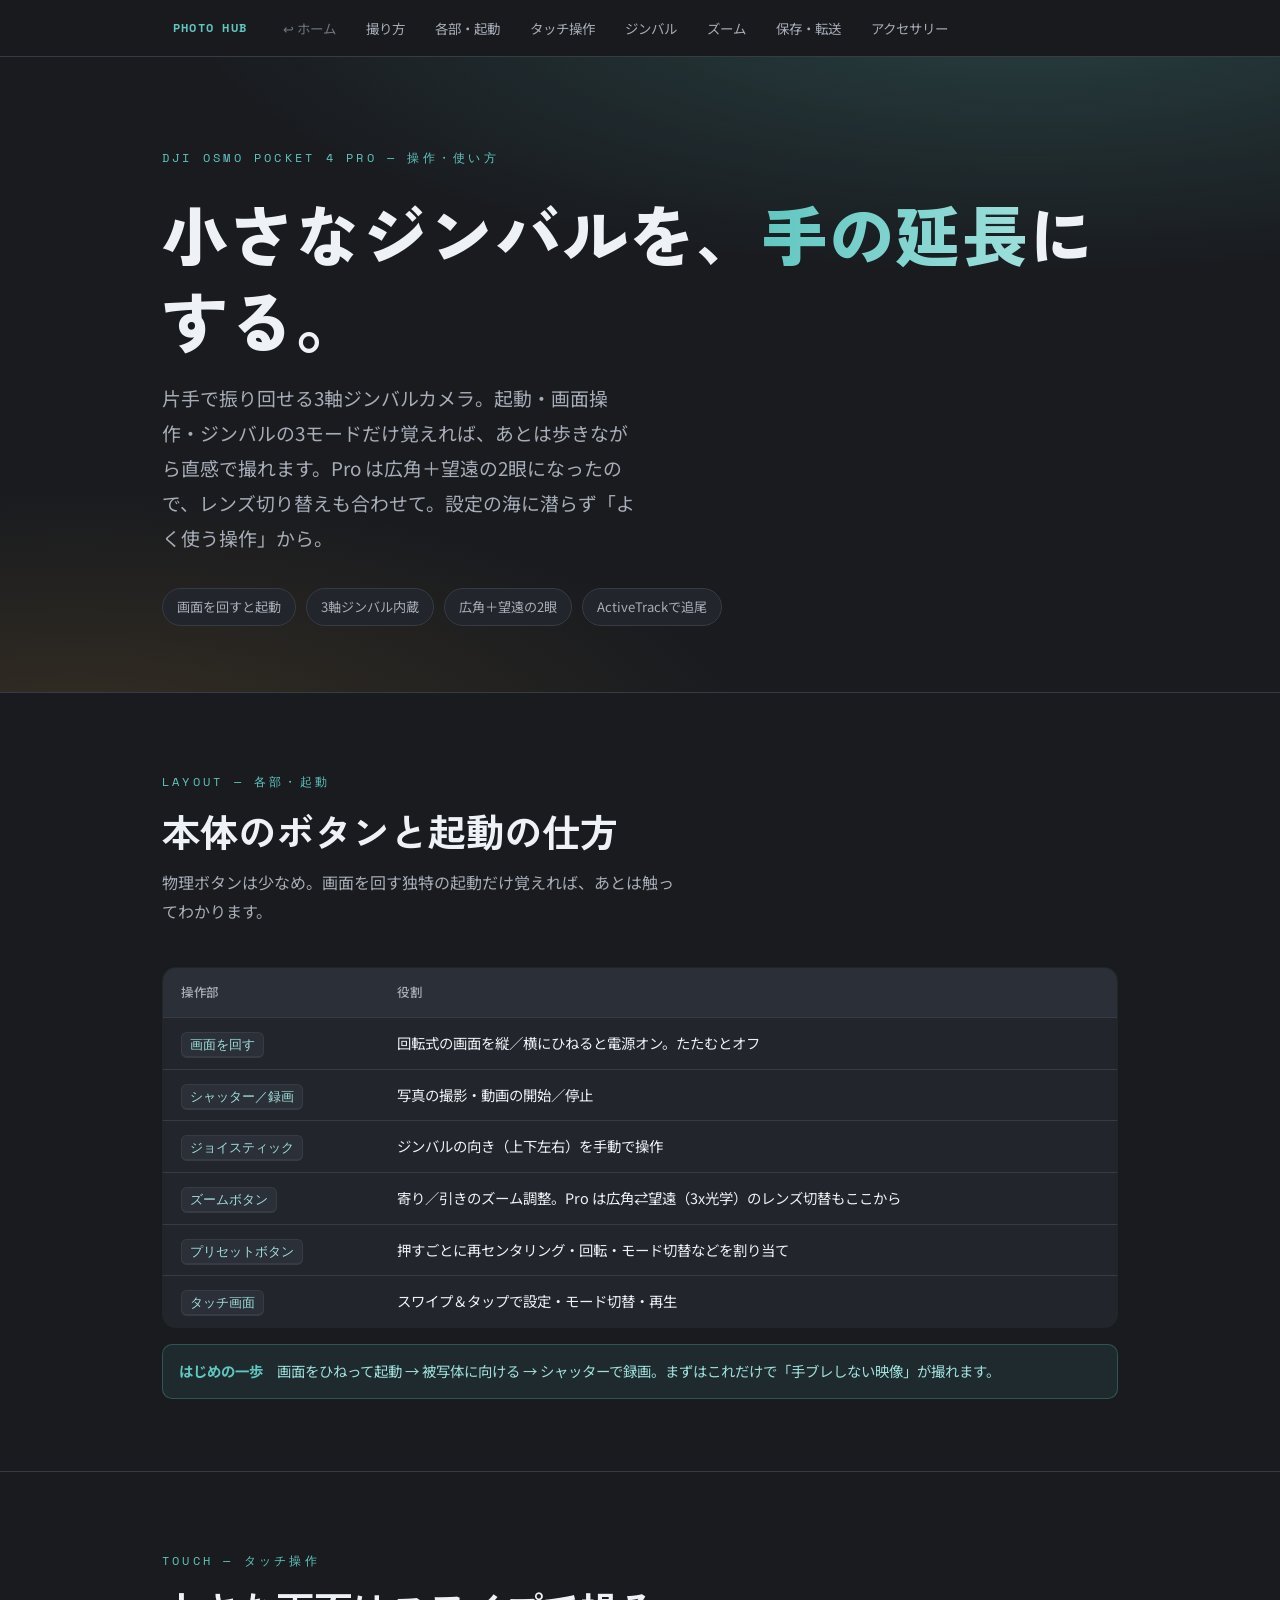
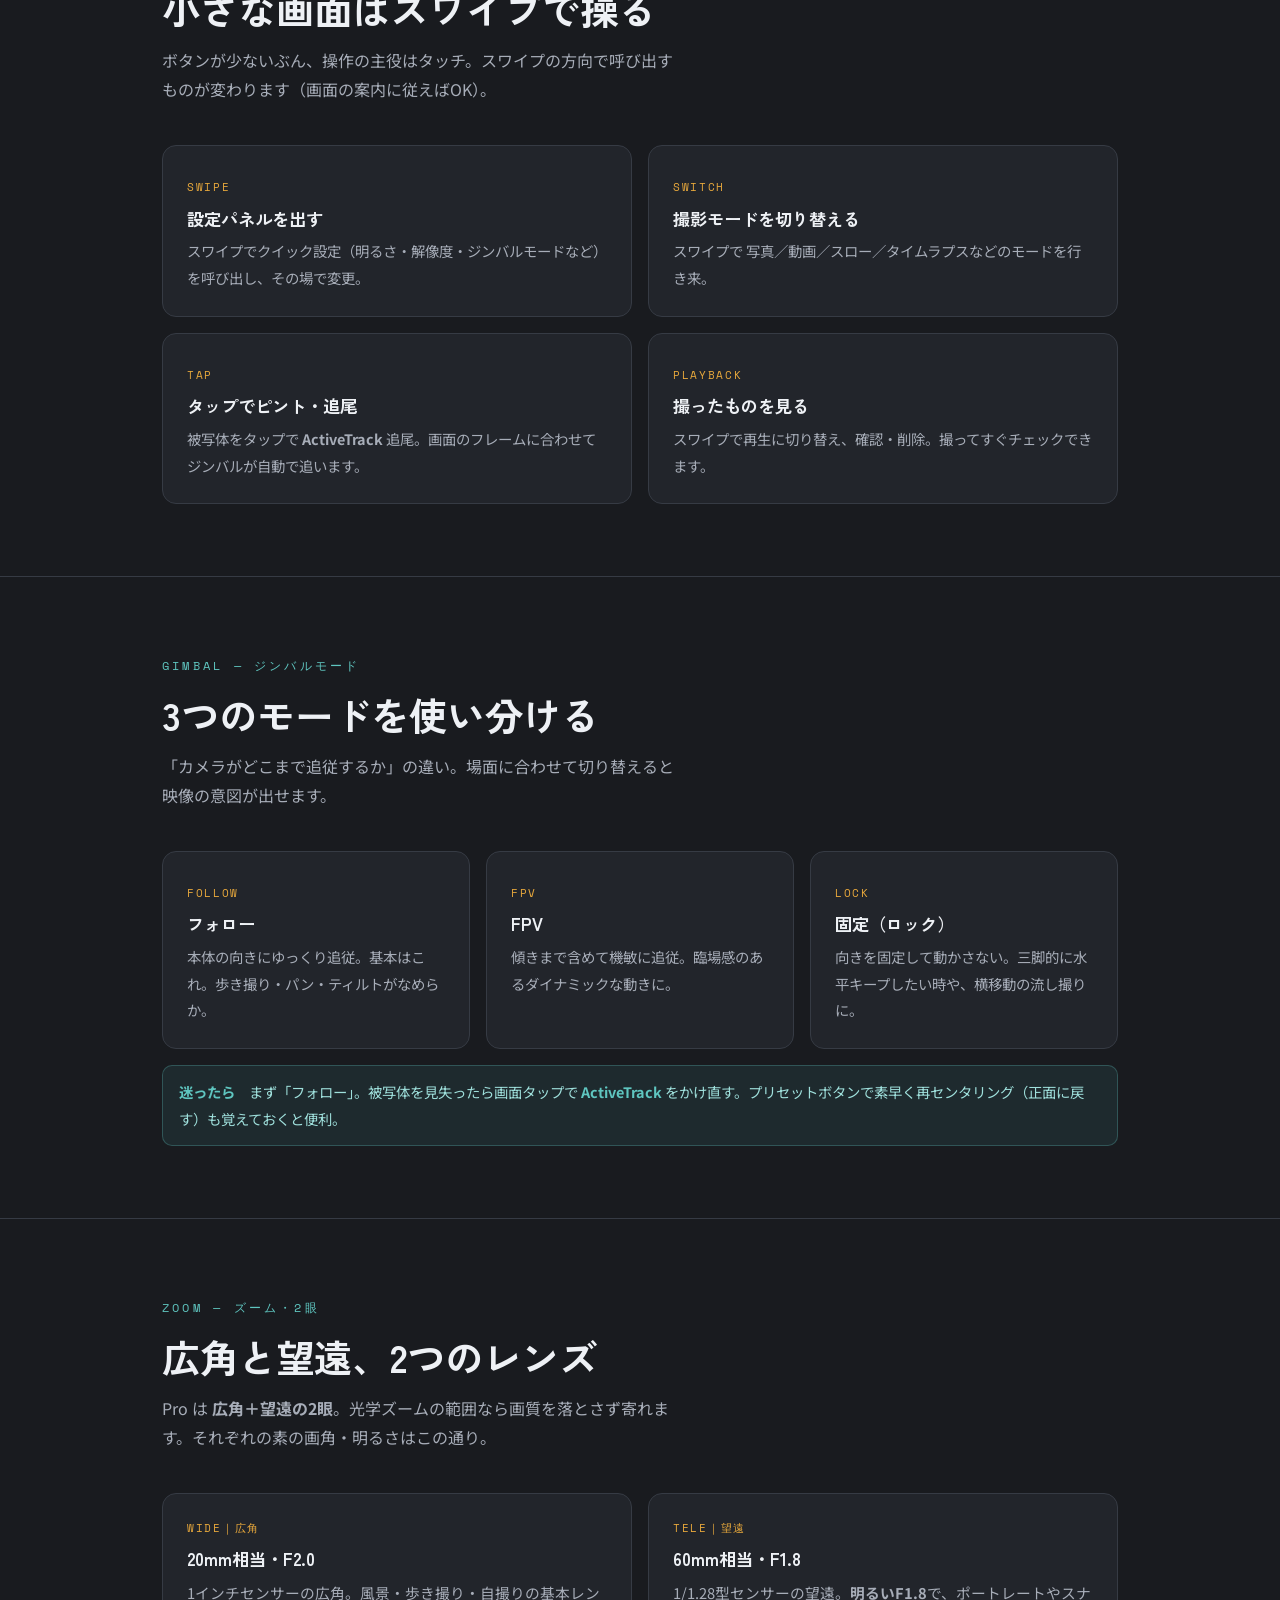
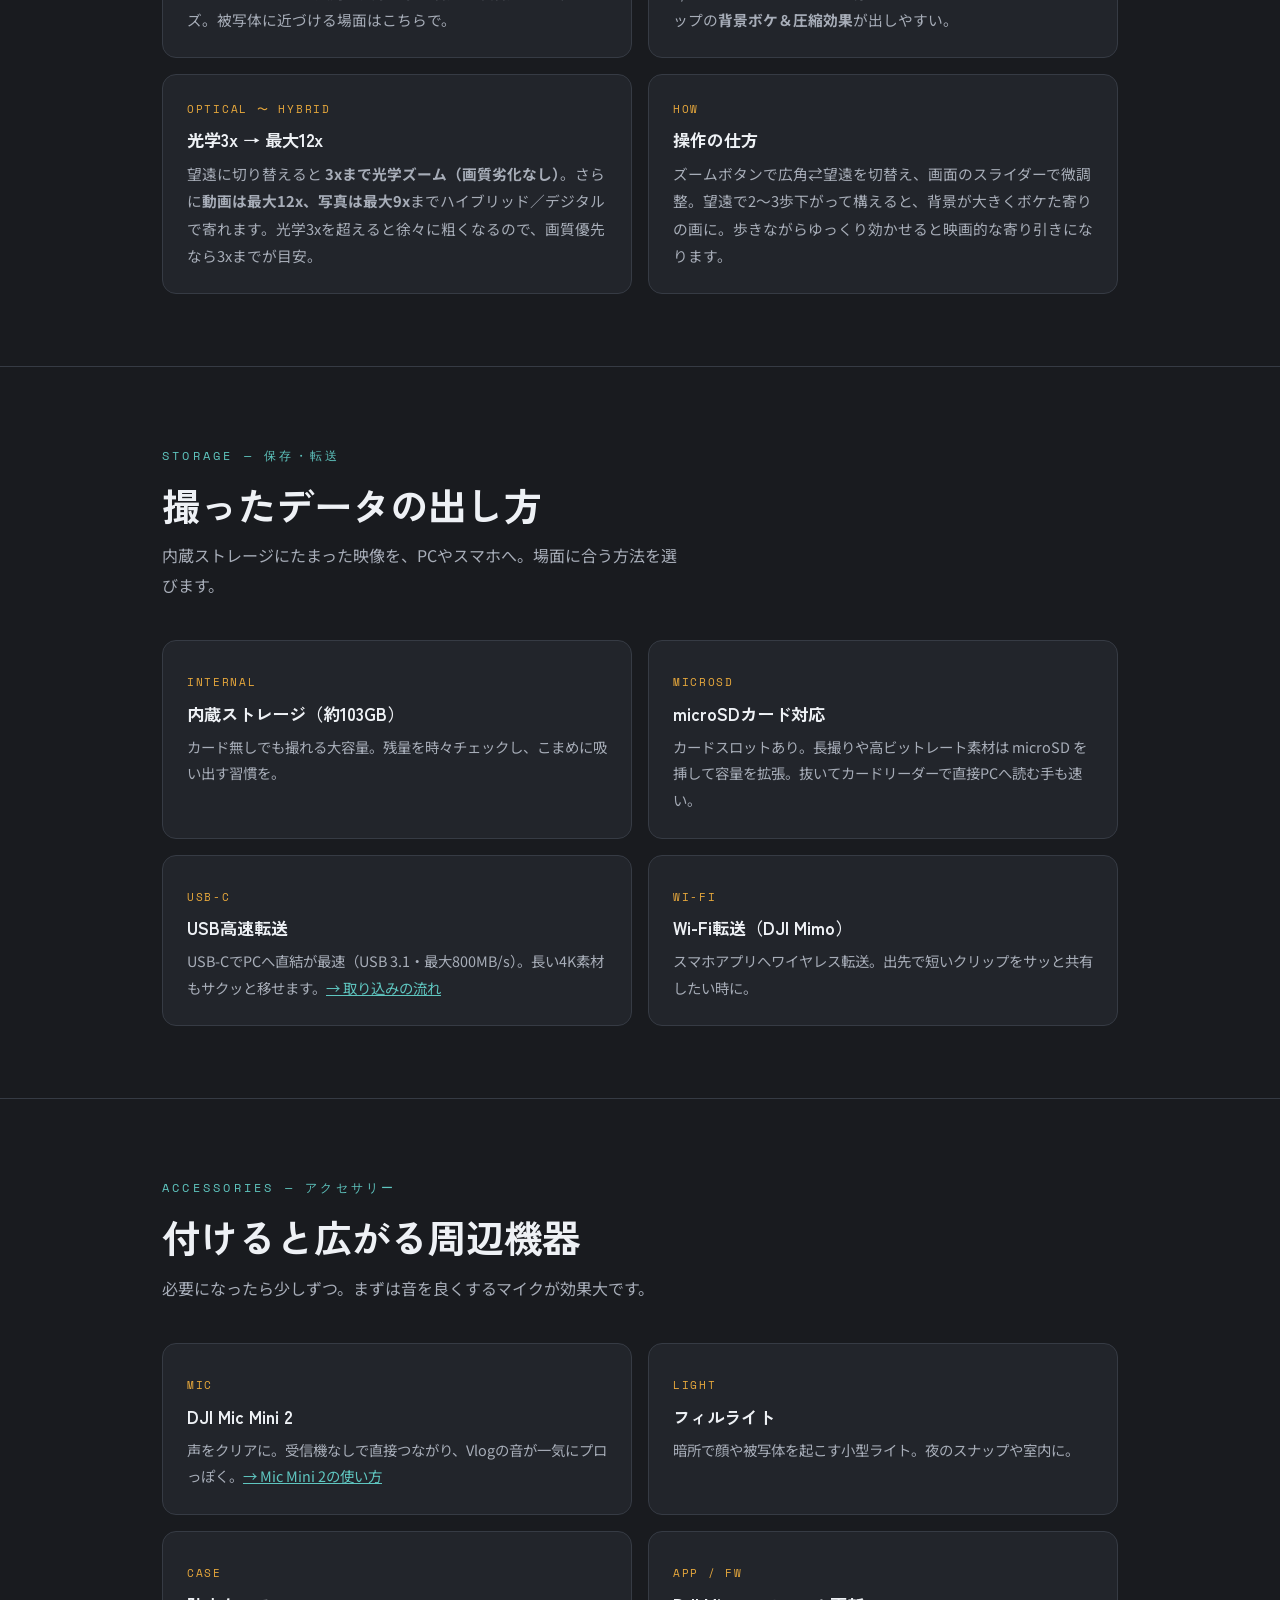
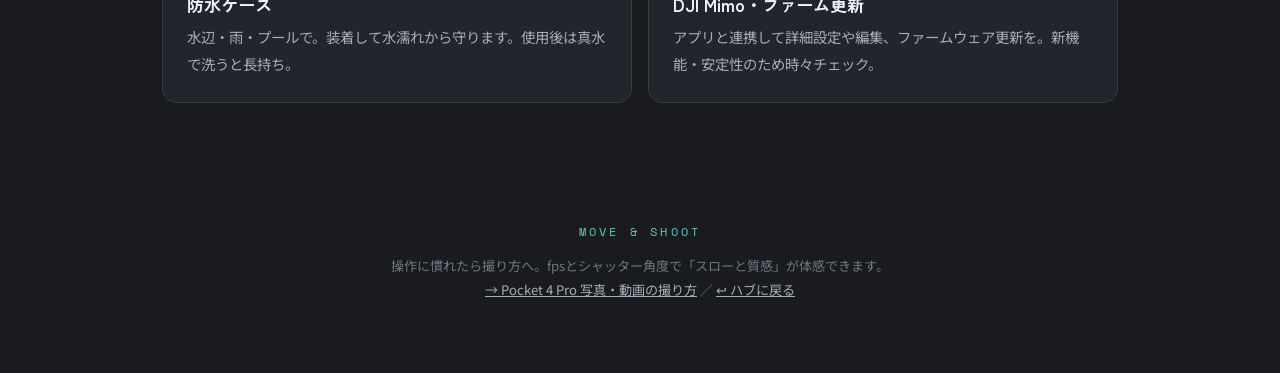
<file: pocket4/operate.html>
<!DOCTYPE html>
<html lang="ja">
<head>
<meta charset="UTF-8">
<meta name="viewport" content="width=device-width, initial-scale=1.0, viewport-fit=cover">
<meta name="theme-color" content="#191b1f">
<meta name="mobile-web-app-capable" content="yes">
<meta name="apple-mobile-web-app-capable" content="yes">
<meta name="apple-mobile-web-app-status-bar-style" content="black-translucent">
<meta name="apple-mobile-web-app-title" content="Photo Hub">
<link rel="manifest" href="/photo-hub/manifest.webmanifest">
<link rel="icon" href="/photo-hub/icons/icon-32.png" sizes="32x32" type="image/png">
<link rel="apple-touch-icon" href="/photo-hub/icons/apple-touch-icon.png">
<title>DJI Osmo Pocket 4 Pro 操作・使い方 — 撮影＆現像ハブ</title>
<link rel="preconnect" href="https://fonts.googleapis.com">
<link rel="preconnect" href="https://fonts.gstatic.com" crossorigin>
<link href="https://fonts.googleapis.com/css2?family=Zen+Kaku+Gothic+New:wght@500;700;900&family=Noto+Sans+JP:wght@400;500;700&family=Space+Mono:wght@400;700&display=swap" rel="stylesheet" media="print" onload="this.media='all'">
<noscript><link href="https://fonts.googleapis.com/css2?family=Zen+Kaku+Gothic+New:wght@500;700;900&family=Noto+Sans+JP:wght@400;500;700&family=Space+Mono:wght@400;700&display=swap" rel="stylesheet"></noscript>
<link rel="stylesheet" href="../assets/style.css">
<script>try{if(sessionStorage.getItem('phSplash'))document.documentElement.className+=' no-splash';else sessionStorage.setItem('phSplash','1');}catch(e){}</script>
<style>
/* 起動スプラッシュ（最初の描画から黒地・サイト雰囲気に統一） */
html{background:#191b1f}
#ph-splash{position:fixed;inset:0;z-index:9999;display:flex;flex-direction:column;align-items:center;justify-content:center;gap:20px;
  background:radial-gradient(120% 80% at 80% 10%,rgba(233,169,60,.16),transparent 55%),radial-gradient(95% 70% at 8% 105%,rgba(95,198,192,.10),transparent 60%),#191b1f;
  transition:opacity .5s ease,visibility .5s ease}
#ph-splash.ph-hide{opacity:0;visibility:hidden}
.no-splash #ph-splash{display:none}
.ph-ap-wrap{position:relative;width:60px;height:60px;display:grid;place-items:center}
.ph-ap{width:60px;height:60px;border-radius:50%;background:conic-gradient(from 0deg,rgba(233,169,60,0),#e9a93c);
  -webkit-mask:radial-gradient(farthest-side,transparent calc(100% - 4px),#000 calc(100% - 3px));
          mask:radial-gradient(farthest-side,transparent calc(100% - 4px),#000 calc(100% - 3px));
  animation:ph-spin .95s linear infinite}
.ph-lens{position:absolute;width:12px;height:12px;border-radius:50%;background:radial-gradient(circle at 35% 35%,#f3c878,#b9852a);box-shadow:0 0 10px rgba(233,169,60,.45)}
.ph-brand{font-family:"Space Mono",ui-monospace,Menlo,monospace;letter-spacing:.32em;font-size:.8rem;font-weight:700;color:#e9a93c;padding-left:.32em}
.ph-sub{font-family:"Space Mono",ui-monospace,Menlo,monospace;letter-spacing:.18em;font-size:.58rem;color:#6f7681;padding-left:.18em}
@keyframes ph-spin{to{transform:rotate(360deg)}}
@media (prefers-reduced-motion:reduce){.ph-ap{animation:none}}
</style>
</head>
<body data-page="pocket4" class="theme-pocket">
<div id="ph-splash" aria-hidden="true">
  <div class="ph-ap-wrap"><div class="ph-ap"></div><div class="ph-lens"></div></div>
  <div class="ph-brand">PHOTO HUB</div>
  <div class="ph-sub">撮影＆現像ハブ</div>
</div>

<nav class="nav">
  <div class="wrap">
    <a class="brand" href="../index.html">PHOTO HUB</a>
    <a class="home" href="../index.html">↩ ホーム</a>
    <a href="shoot.html">撮り方</a>
    <a href="#parts">各部・起動</a>
    <a href="#touch">タッチ操作</a>
    <a href="#gimbal">ジンバル</a>
    <a href="#zoom">ズーム</a>
    <a href="#storage">保存・転送</a>
    <a href="#acc">アクセサリー</a>
  </div>
</nav>

<header class="hero">
  <div class="hero-glow"></div>
  <div class="wrap">
    <span class="eyebrow hero-eyebrow">DJI Osmo Pocket 4 Pro — 操作・使い方</span>
    <h1>小さなジンバルを、<span class="accent">手の延長</span>にする。</h1>
    <p class="lead">片手で振り回せる3軸ジンバルカメラ。起動・画面操作・ジンバルの3モードだけ覚えれば、あとは歩きながら直感で撮れます。Pro は広角＋望遠の2眼になったので、レンズ切り替えも合わせて。設定の海に潜らず「よく使う操作」から。</p>
    <div class="hero-meta">
      <span class="chip">画面を回すと起動</span>
      <span class="chip">3軸ジンバル内蔵</span>
      <span class="chip">広角＋望遠の2眼</span>
      <span class="chip">ActiveTrackで追尾</span>
    </div>
  </div>
</header>

<!-- PARTS -->
<section class="section" id="parts">
  <div class="wrap">
    <div class="sec-head reveal">
      <span class="eyebrow">Layout — 各部・起動</span>
      <h2>本体のボタンと起動の仕方</h2>
      <p>物理ボタンは少なめ。画面を回す独特の起動だけ覚えれば、あとは触ってわかります。</p>
    </div>
    <div class="reveal">
      <table class="keys">
        <thead><tr><th>操作部</th><th>役割</th></tr></thead>
        <tbody>
          <tr><td><kbd>画面を回す</kbd></td><td class="act">回転式の画面を縦／横にひねると電源オン。たたむとオフ</td></tr>
          <tr><td><kbd>シャッター／録画</kbd></td><td class="act">写真の撮影・動画の開始／停止</td></tr>
          <tr><td><kbd>ジョイスティック</kbd></td><td class="act">ジンバルの向き（上下左右）を手動で操作</td></tr>
          <tr><td><kbd>ズームボタン</kbd></td><td class="act">寄り／引きのズーム調整。Pro は広角⇄望遠（3x光学）のレンズ切替もここから</td></tr>
          <tr><td><kbd>プリセットボタン</kbd></td><td class="act">押すごとに再センタリング・回転・モード切替などを割り当て</td></tr>
          <tr><td><kbd>タッチ画面</kbd></td><td class="act">スワイプ＆タップで設定・モード切替・再生</td></tr>
        </tbody>
      </table>
    </div>
    <div class="tip reveal"><b>はじめの一歩</b>　画面をひねって起動 → 被写体に向ける → シャッターで録画。まずはこれだけで「手ブレしない映像」が撮れます。</div>
  </div>
</section>

<!-- TOUCH -->
<section class="section" id="touch">
  <div class="wrap">
    <div class="sec-head reveal">
      <span class="eyebrow">Touch — タッチ操作</span>
      <h2>小さな画面はスワイプで操る</h2>
      <p>ボタンが少ないぶん、操作の主役はタッチ。スワイプの方向で呼び出すものが変わります（画面の案内に従えばOK）。</p>
    </div>
    <div class="grid reveal">
      <div class="card"><span class="tag">Swipe</span><h3>設定パネルを出す</h3><p>スワイプでクイック設定（明るさ・解像度・ジンバルモードなど）を呼び出し、その場で変更。</p></div>
      <div class="card"><span class="tag">Switch</span><h3>撮影モードを切り替える</h3><p>スワイプで 写真／動画／スロー／タイムラプスなどのモードを行き来。</p></div>
      <div class="card"><span class="tag">Tap</span><h3>タップでピント・追尾</h3><p>被写体をタップで <b>ActiveTrack</b> 追尾。画面のフレームに合わせてジンバルが自動で追います。</p></div>
      <div class="card"><span class="tag">Playback</span><h3>撮ったものを見る</h3><p>スワイプで再生に切り替え、確認・削除。撮ってすぐチェックできます。</p></div>
    </div>
  </div>
</section>

<!-- GIMBAL -->
<section class="section" id="gimbal">
  <div class="wrap">
    <div class="sec-head reveal">
      <span class="eyebrow">Gimbal — ジンバルモード</span>
      <h2>3つのモードを使い分ける</h2>
      <p>「カメラがどこまで追従するか」の違い。場面に合わせて切り替えると映像の意図が出せます。</p>
    </div>
    <div class="grid-3 reveal">
      <div class="card"><span class="tag">Follow</span><h3>フォロー</h3><p>本体の向きにゆっくり追従。基本はこれ。歩き撮り・パン・ティルトがなめらか。</p></div>
      <div class="card"><span class="tag">FPV</span><h3>FPV</h3><p>傾きまで含めて機敏に追従。臨場感のあるダイナミックな動きに。</p></div>
      <div class="card"><span class="tag">Lock</span><h3>固定（ロック）</h3><p>向きを固定して動かさない。三脚的に水平キープしたい時や、横移動の流し撮りに。</p></div>
    </div>
    <div class="tip reveal"><b>迷ったら</b>　まず「フォロー」。被写体を見失ったら画面タップで <b>ActiveTrack</b> をかけ直す。プリセットボタンで素早く再センタリング（正面に戻す）も覚えておくと便利。</div>
  </div>
</section>

<!-- ZOOM -->
<section class="section" id="zoom">
  <div class="wrap">
    <div class="sec-head reveal">
      <span class="eyebrow">Zoom — ズーム・2眼</span>
      <h2>広角と望遠、2つのレンズ</h2>
      <p>Pro は <b>広角＋望遠の2眼</b>。光学ズームの範囲なら画質を落とさず寄れます。それぞれの素の画角・明るさはこの通り。</p>
    </div>
    <div class="two reveal">
      <div class="obox">
        <span class="meta">Wide｜広角</span>
        <h3>20mm相当・F2.0</h3>
        <p>1インチセンサーの広角。風景・歩き撮り・自撮りの基本レンズ。被写体に近づける場面はこちらで。</p>
      </div>
      <div class="obox">
        <span class="meta">Tele｜望遠</span>
        <h3>60mm相当・F1.8</h3>
        <p>1/1.28型センサーの望遠。<b>明るいF1.8</b>で、ポートレートやスナップの<b>背景ボケ＆圧縮効果</b>が出しやすい。</p>
      </div>
    </div>
    <div class="two reveal" style="margin-top:16px">
      <div class="obox">
        <span class="meta">Optical 〜 Hybrid</span>
        <h3>光学3x → 最大12x</h3>
        <p>望遠に切り替えると <b>3xまで光学ズーム（画質劣化なし）</b>。さらに<b>動画は最大12x、写真は最大9x</b>までハイブリッド／デジタルで寄れます。光学3xを超えると徐々に粗くなるので、画質優先なら3xまでが目安。</p>
      </div>
      <div class="obox">
        <span class="meta">How</span>
        <h3>操作の仕方</h3>
        <p>ズームボタンで広角⇄望遠を切替え、画面のスライダーで微調整。望遠で2〜3歩下がって構えると、背景が大きくボケた寄りの画に。歩きながらゆっくり効かせると映画的な寄り引きになります。</p>
      </div>
    </div>
  </div>
</section>

<!-- STORAGE -->
<section class="section" id="storage">
  <div class="wrap">
    <div class="sec-head reveal">
      <span class="eyebrow">Storage — 保存・転送</span>
      <h2>撮ったデータの出し方</h2>
      <p>内蔵ストレージにたまった映像を、PCやスマホへ。場面に合う方法を選びます。</p>
    </div>
    <div class="grid reveal">
      <div class="card"><span class="tag">Internal</span><h3>内蔵ストレージ（約103GB）</h3><p>カード無しでも撮れる大容量。残量を時々チェックし、こまめに吸い出す習慣を。</p></div>
      <div class="card"><span class="tag">microSD</span><h3>microSDカード対応</h3><p>カードスロットあり。長撮りや高ビットレート素材は microSD を挿して容量を拡張。抜いてカードリーダーで直接PCへ読む手も速い。</p></div>
      <div class="card"><span class="tag">USB-C</span><h3>USB高速転送</h3><p>USB-CでPCへ直結が最速（USB 3.1・最大800MB/s）。長い4K素材もサクッと移せます。<a href="../reference/workflow.html">→ 取り込みの流れ</a></p></div>
      <div class="card"><span class="tag">Wi-Fi</span><h3>Wi-Fi転送（DJI Mimo）</h3><p>スマホアプリへワイヤレス転送。出先で短いクリップをサッと共有したい時に。</p></div>
    </div>
  </div>
</section>

<!-- ACCESSORIES -->
<section class="section last" id="acc">
  <div class="wrap">
    <div class="sec-head reveal">
      <span class="eyebrow">Accessories — アクセサリー</span>
      <h2>付けると広がる周辺機器</h2>
      <p>必要になったら少しずつ。まずは音を良くするマイクが効果大です。</p>
    </div>
    <div class="grid reveal">
      <div class="card"><span class="tag">Mic</span><h3>DJI Mic Mini 2</h3><p>声をクリアに。受信機なしで直接つながり、Vlogの音が一気にプロっぽく。<a href="../mic-mini/index.html">→ Mic Mini 2の使い方</a></p></div>
      <div class="card"><span class="tag">Light</span><h3>フィルライト</h3><p>暗所で顔や被写体を起こす小型ライト。夜のスナップや室内に。</p></div>
      <div class="card"><span class="tag">Case</span><h3>防水ケース</h3><p>水辺・雨・プールで。装着して水濡れから守ります。使用後は真水で洗うと長持ち。</p></div>
      <div class="card"><span class="tag">App / FW</span><h3>DJI Mimo・ファーム更新</h3><p>アプリと連携して詳細設定や編集、ファームウェア更新を。新機能・安定性のため時々チェック。</p></div>
    </div>
  </div>
</section>

<footer class="footer">
  <div class="wrap">
    <span class="eyebrow">Move & Shoot</span>
    操作に慣れたら撮り方へ。fpsとシャッター角度で「スローと質感」が体感できます。<br><a href="shoot.html">→ Pocket 4 Pro 写真・動画の撮り方</a> ／ <a href="../index.html">↩ ハブに戻る</a>
  </div>
</footer>

<script src="../assets/main.js"></script>
</body>
</html>
</file>
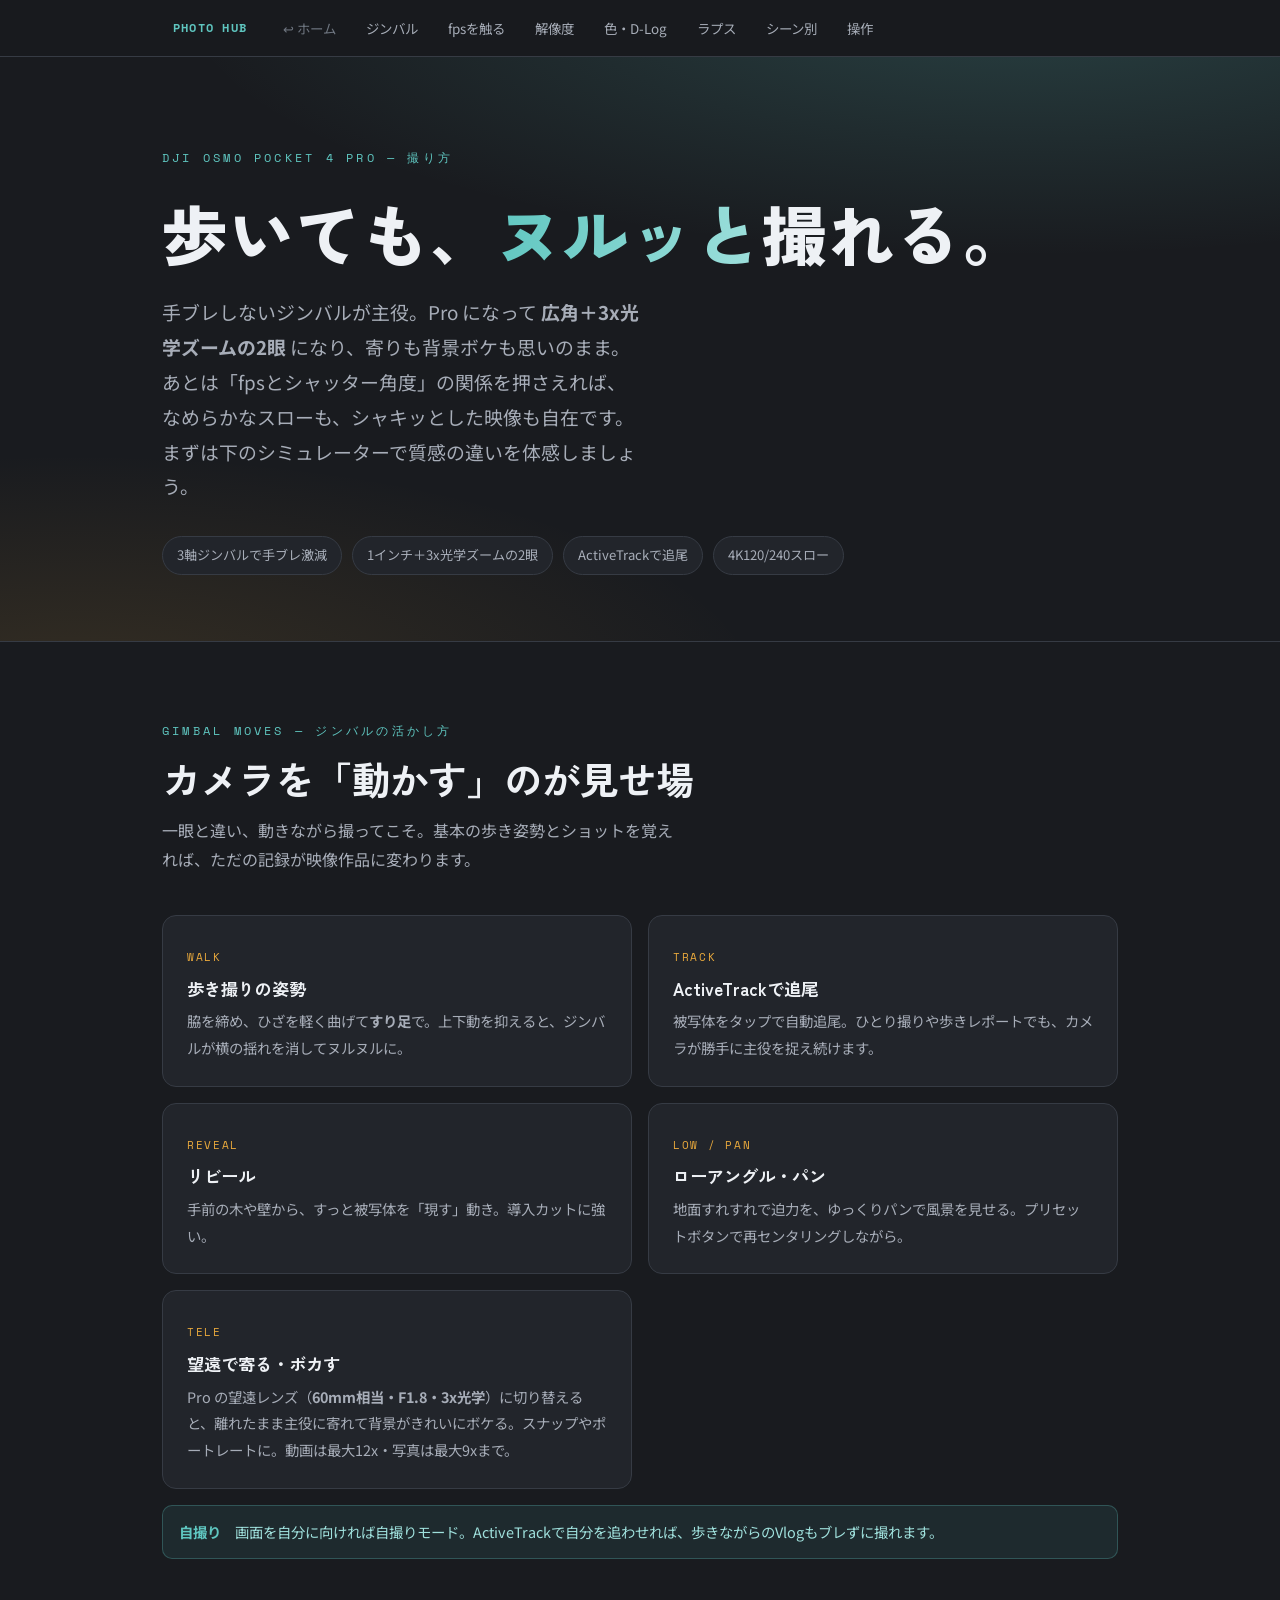
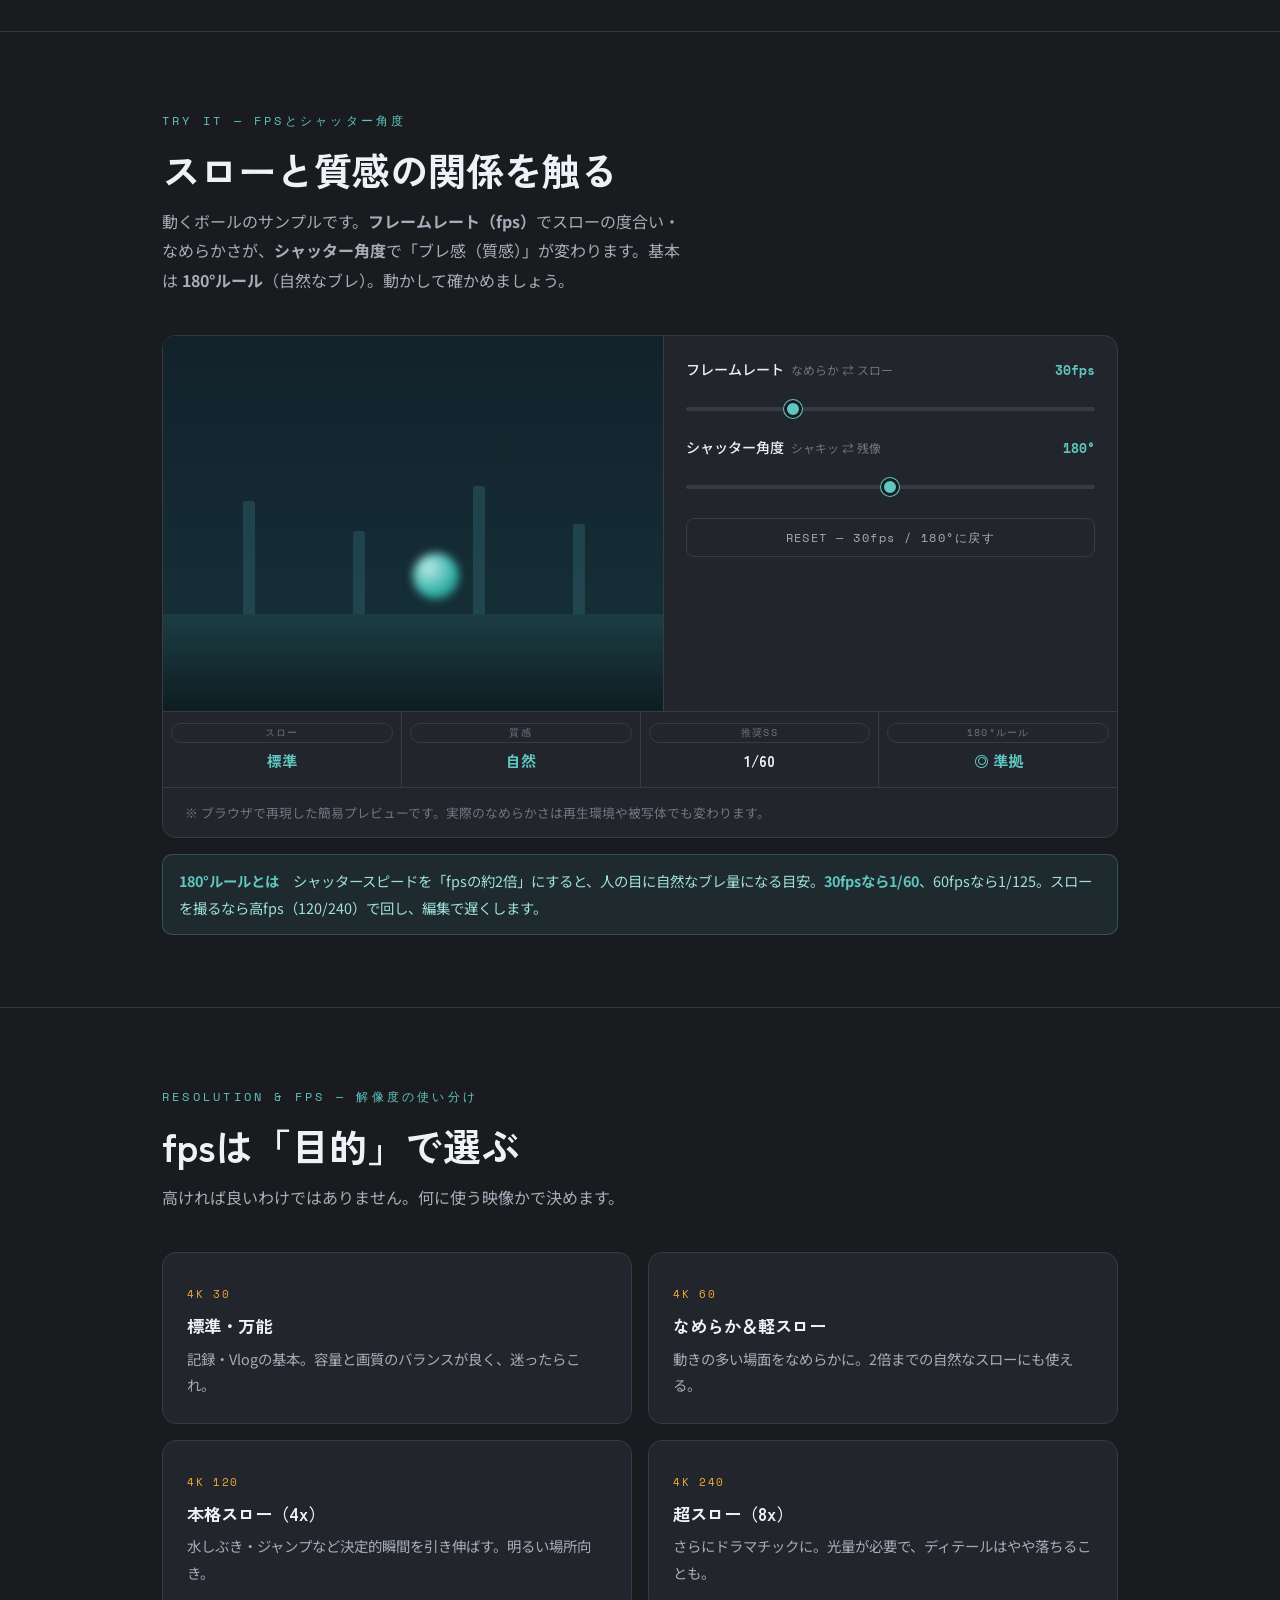
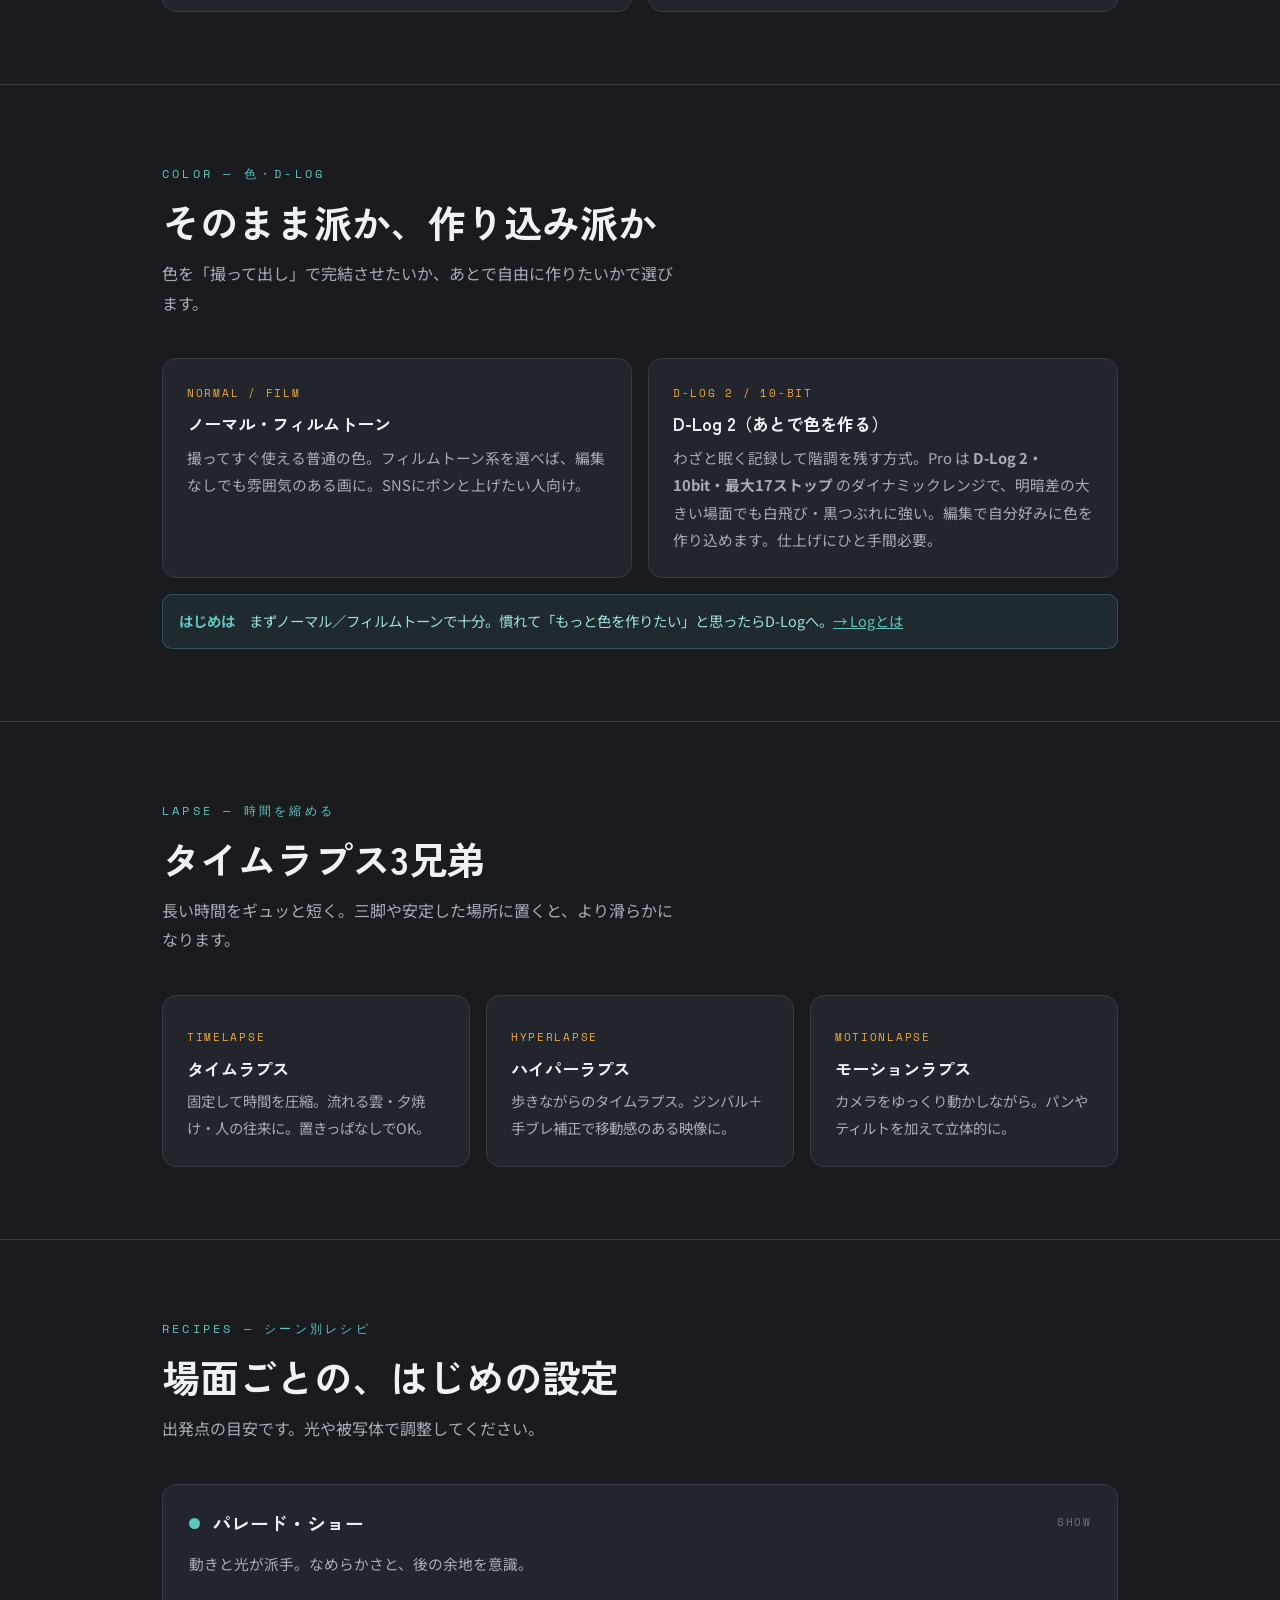
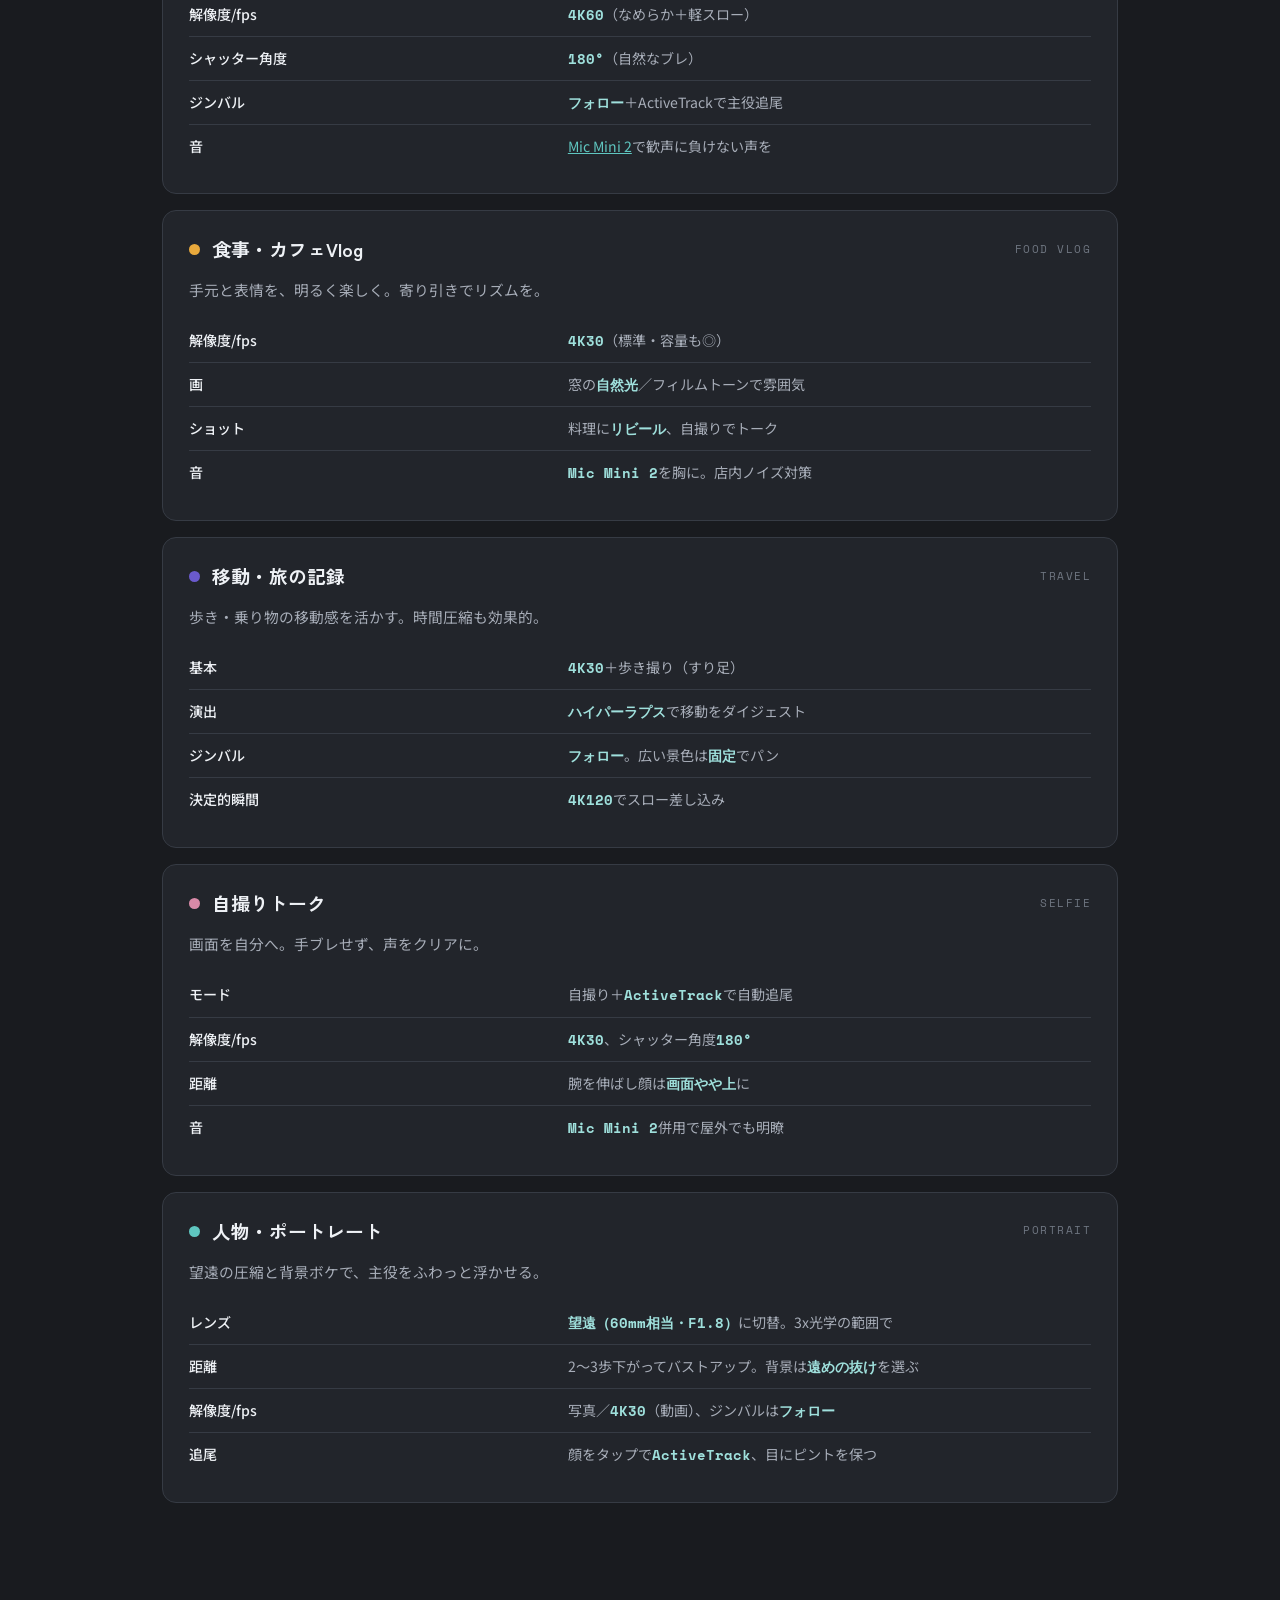
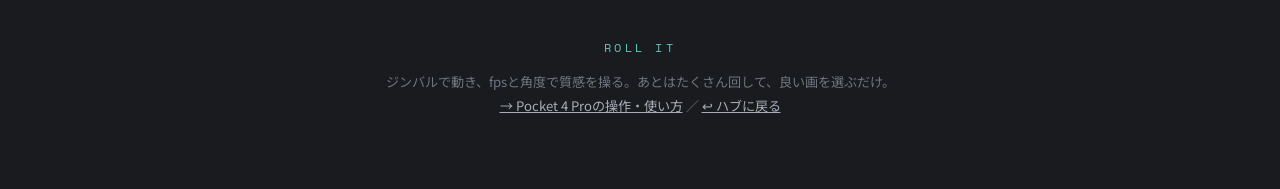
<file: pocket4/shoot.html>
<!DOCTYPE html>
<html lang="ja">
<head>
<meta charset="UTF-8">
<meta name="viewport" content="width=device-width, initial-scale=1.0, viewport-fit=cover">
<meta name="theme-color" content="#191b1f">
<meta name="mobile-web-app-capable" content="yes">
<meta name="apple-mobile-web-app-capable" content="yes">
<meta name="apple-mobile-web-app-status-bar-style" content="black-translucent">
<meta name="apple-mobile-web-app-title" content="Photo Hub">
<link rel="manifest" href="/photo-hub/manifest.webmanifest">
<link rel="icon" href="/photo-hub/icons/icon-32.png" sizes="32x32" type="image/png">
<link rel="apple-touch-icon" href="/photo-hub/icons/apple-touch-icon.png">
<title>Osmo Pocket 4 Pro 写真・動画の撮り方 — 撮影＆現像ハブ</title>
<link rel="preconnect" href="https://fonts.googleapis.com">
<link rel="preconnect" href="https://fonts.gstatic.com" crossorigin>
<link href="https://fonts.googleapis.com/css2?family=Zen+Kaku+Gothic+New:wght@500;700;900&family=Noto+Sans+JP:wght@400;500;700&family=Space+Mono:wght@400;700&display=swap" rel="stylesheet" media="print" onload="this.media='all'">
<noscript><link href="https://fonts.googleapis.com/css2?family=Zen+Kaku+Gothic+New:wght@500;700;900&family=Noto+Sans+JP:wght@400;500;700&family=Space+Mono:wght@400;700&display=swap" rel="stylesheet"></noscript>
<link rel="stylesheet" href="../assets/style.css">
<style>
  /* このページ固有：fps×シャッター角度シミュレーター */
  .scene{position:absolute;inset:0;background:linear-gradient(#12222b,#16323a)}
  .floor{position:absolute;left:0;right:0;bottom:0;height:26%;background:linear-gradient(#1c3d44,#0d1d22)}
  .pillar{position:absolute;bottom:26%;width:12px;background:#2a5a63;opacity:.55;border-radius:3px 3px 0 0}
  .ball{position:absolute;left:50%;bottom:30%;width:46px;height:46px;border-radius:50%;
    background:radial-gradient(circle at 34% 32%,#bdeae6,#34b3aa 58%,#177169);
    animation:run 1.6s steps(6,end) infinite alternate;will-change:transform;transition:filter .12s ease}
  @keyframes run{from{transform:translate(calc(-50% - 122px),0)}to{transform:translate(calc(-50% + 122px),0)}}
  .verdicts{display:grid;grid-template-columns:repeat(4,1fr);gap:1px;background:var(--line);border-top:1px solid var(--line)}
  .vd{background:var(--panel);padding:11px 8px;text-align:center}
  .vd .lab{font-family:"Space Mono",monospace;font-size:.6rem;letter-spacing:.12em;text-transform:uppercase;color:var(--ink-faint);display:block;margin-bottom:3px}
  .vd .val{font-family:"Zen Kaku Gothic New",sans-serif;font-weight:700;font-size:.95rem}
  .v-good{color:var(--teal)} .v-warn{color:var(--accent2)} .v-bad{color:#e8a06b}
  @media (prefers-reduced-motion:reduce){ .ball{animation:none} }
</style>
<script>try{if(sessionStorage.getItem('phSplash'))document.documentElement.className+=' no-splash';else sessionStorage.setItem('phSplash','1');}catch(e){}</script>
<style>
/* 起動スプラッシュ（最初の描画から黒地・サイト雰囲気に統一） */
html{background:#191b1f}
#ph-splash{position:fixed;inset:0;z-index:9999;display:flex;flex-direction:column;align-items:center;justify-content:center;gap:20px;
  background:radial-gradient(120% 80% at 80% 10%,rgba(233,169,60,.16),transparent 55%),radial-gradient(95% 70% at 8% 105%,rgba(95,198,192,.10),transparent 60%),#191b1f;
  transition:opacity .5s ease,visibility .5s ease}
#ph-splash.ph-hide{opacity:0;visibility:hidden}
.no-splash #ph-splash{display:none}
.ph-ap-wrap{position:relative;width:60px;height:60px;display:grid;place-items:center}
.ph-ap{width:60px;height:60px;border-radius:50%;background:conic-gradient(from 0deg,rgba(233,169,60,0),#e9a93c);
  -webkit-mask:radial-gradient(farthest-side,transparent calc(100% - 4px),#000 calc(100% - 3px));
          mask:radial-gradient(farthest-side,transparent calc(100% - 4px),#000 calc(100% - 3px));
  animation:ph-spin .95s linear infinite}
.ph-lens{position:absolute;width:12px;height:12px;border-radius:50%;background:radial-gradient(circle at 35% 35%,#f3c878,#b9852a);box-shadow:0 0 10px rgba(233,169,60,.45)}
.ph-brand{font-family:"Space Mono",ui-monospace,Menlo,monospace;letter-spacing:.32em;font-size:.8rem;font-weight:700;color:#e9a93c;padding-left:.32em}
.ph-sub{font-family:"Space Mono",ui-monospace,Menlo,monospace;letter-spacing:.18em;font-size:.58rem;color:#6f7681;padding-left:.18em}
@keyframes ph-spin{to{transform:rotate(360deg)}}
@media (prefers-reduced-motion:reduce){.ph-ap{animation:none}}
</style>
</head>
<body data-page="pocket4" class="theme-pocket">
<div id="ph-splash" aria-hidden="true">
  <div class="ph-ap-wrap"><div class="ph-ap"></div><div class="ph-lens"></div></div>
  <div class="ph-brand">PHOTO HUB</div>
  <div class="ph-sub">撮影＆現像ハブ</div>
</div>

<nav class="nav">
  <div class="wrap">
    <a class="brand" href="../index.html">PHOTO HUB</a>
    <a class="home" href="../index.html">↩ ホーム</a>
    <a href="#gimbal">ジンバル</a>
    <a href="#play">fpsを触る</a>
    <a href="#res">解像度</a>
    <a href="#color">色・D-Log</a>
    <a href="#lapse">ラプス</a>
    <a href="#recipes">シーン別</a>
    <a href="operate.html">操作</a>
  </div>
</nav>

<header class="hero">
  <div class="hero-glow"></div>
  <div class="wrap">
    <span class="eyebrow hero-eyebrow">DJI Osmo Pocket 4 Pro — 撮り方</span>
    <h1>歩いても、<span class="accent">ヌルッと</span>撮れる。</h1>
    <p class="lead">手ブレしないジンバルが主役。Pro になって <b>広角＋3x光学ズームの2眼</b> になり、寄りも背景ボケも思いのまま。あとは「fpsとシャッター角度」の関係を押さえれば、なめらかなスローも、シャキッとした映像も自在です。まずは下のシミュレーターで質感の違いを体感しましょう。</p>
    <div class="hero-meta">
      <span class="chip">3軸ジンバルで手ブレ激減</span>
      <span class="chip">1インチ＋3x光学ズームの2眼</span>
      <span class="chip">ActiveTrackで追尾</span>
      <span class="chip">4K120/240スロー</span>
    </div>
  </div>
</header>

<!-- GIMBAL / SHOTS -->
<section class="section" id="gimbal">
  <div class="wrap">
    <div class="sec-head reveal">
      <span class="eyebrow">Gimbal Moves — ジンバルの活かし方</span>
      <h2>カメラを「動かす」のが見せ場</h2>
      <p>一眼と違い、動きながら撮ってこそ。基本の歩き姿勢とショットを覚えれば、ただの記録が映像作品に変わります。</p>
    </div>
    <div class="grid reveal">
      <div class="card"><span class="tag">Walk</span><h3>歩き撮りの姿勢</h3><p>脇を締め、ひざを軽く曲げて<b>すり足</b>で。上下動を抑えると、ジンバルが横の揺れを消してヌルヌルに。</p></div>
      <div class="card"><span class="tag">Track</span><h3>ActiveTrackで追尾</h3><p>被写体をタップで自動追尾。ひとり撮りや歩きレポートでも、カメラが勝手に主役を捉え続けます。</p></div>
      <div class="card"><span class="tag">Reveal</span><h3>リビール</h3><p>手前の木や壁から、すっと被写体を「現す」動き。導入カットに強い。</p></div>
      <div class="card"><span class="tag">Low / Pan</span><h3>ローアングル・パン</h3><p>地面すれすれで迫力を、ゆっくりパンで風景を見せる。プリセットボタンで再センタリングしながら。</p></div>
      <div class="card"><span class="tag">Tele</span><h3>望遠で寄る・ボカす</h3><p>Pro の望遠レンズ（<b>60mm相当・F1.8・3x光学</b>）に切り替えると、離れたまま主役に寄れて背景がきれいにボケる。スナップやポートレートに。動画は最大12x・写真は最大9xまで。</p></div>
    </div>
    <div class="tip reveal"><b>自撮り</b>　画面を自分に向ければ自撮りモード。ActiveTrackで自分を追わせれば、歩きながらのVlogもブレずに撮れます。</div>
  </div>
</section>

<!-- PLAYGROUND -->
<section class="section" id="play">
  <div class="wrap">
    <div class="sec-head reveal">
      <span class="eyebrow">Try It — fpsとシャッター角度</span>
      <h2>スローと質感の関係を触る</h2>
      <p>動くボールのサンプルです。<b>フレームレート（fps）</b>でスローの度合い・なめらかさが、<b>シャッター角度</b>で「ブレ感（質感）」が変わります。基本は <b>180°ルール</b>（自然なブレ）。動かして確かめましょう。</p>
    </div>

    <div class="lab reveal">
      <div class="lab-grid">
        <div class="stage">
          <div class="scene" id="scene">
            <div class="pillar" style="left:16%;height:30%"></div>
            <div class="pillar" style="left:38%;height:22%"></div>
            <div class="pillar" style="left:62%;height:34%"></div>
            <div class="pillar" style="left:82%;height:24%"></div>
            <div class="floor"></div>
            <div class="ball" id="ball"></div>
          </div>
        </div>
        <div class="controls">
          <div class="ctrl"><div class="ctrl-top"><span class="ctrl-label">フレームレート<span>なめらか ⇄ スロー</span></span><span class="ctrl-val" id="vFps">30fps</span></div><input type="range" id="fps" min="0" max="4" step="1" value="1" aria-label="フレームレート"></div>
          <div class="ctrl"><div class="ctrl-top"><span class="ctrl-label">シャッター角度<span>シャキッ ⇄ 残像</span></span><span class="ctrl-val" id="vAng">180°</span></div><input type="range" id="ang" min="0" max="4" step="1" value="2" aria-label="シャッター角度"></div>
          <button class="reset" id="reset">RESET — 30fps / 180°に戻す</button>
        </div>
      </div>
      <div class="verdicts">
        <div class="vd"><span class="lab">スロー</span><span class="val" id="jFps">標準</span></div>
        <div class="vd"><span class="lab">質感</span><span class="val" id="jAng">自然</span></div>
        <div class="vd"><span class="lab">推奨SS</span><span class="val" id="jSs">1/60</span></div>
        <div class="vd"><span class="lab">180°ルール</span><span class="val" id="jRule">◎ 準拠</span></div>
      </div>
      <div class="lab-note">※ ブラウザで再現した簡易プレビューです。実際のなめらかさは再生環境や被写体でも変わります。</div>
    </div>

    <div class="tip reveal"><b>180°ルールとは</b>　シャッタースピードを「fpsの約2倍」にすると、人の目に自然なブレ量になる目安。<b>30fpsなら1/60</b>、60fpsなら1/125。スローを撮るなら高fps（120/240）で回し、編集で遅くします。</div>
  </div>
</section>

<!-- RESOLUTION -->
<section class="section" id="res">
  <div class="wrap">
    <div class="sec-head reveal">
      <span class="eyebrow">Resolution & FPS — 解像度の使い分け</span>
      <h2>fpsは「目的」で選ぶ</h2>
      <p>高ければ良いわけではありません。何に使う映像かで決めます。</p>
    </div>
    <div class="grid reveal">
      <div class="card"><span class="tag">4K 30</span><h3>標準・万能</h3><p>記録・Vlogの基本。容量と画質のバランスが良く、迷ったらこれ。</p></div>
      <div class="card"><span class="tag">4K 60</span><h3>なめらか＆軽スロー</h3><p>動きの多い場面をなめらかに。2倍までの自然なスローにも使える。</p></div>
      <div class="card"><span class="tag">4K 120</span><h3>本格スロー（4x）</h3><p>水しぶき・ジャンプなど決定的瞬間を引き伸ばす。明るい場所向き。</p></div>
      <div class="card"><span class="tag">4K 240</span><h3>超スロー（8x）</h3><p>さらにドラマチックに。光量が必要で、ディテールはやや落ちることも。</p></div>
    </div>
  </div>
</section>

<!-- COLOR -->
<section class="section" id="color">
  <div class="wrap">
    <div class="sec-head reveal">
      <span class="eyebrow">Color — 色・D-Log</span>
      <h2>そのまま派か、作り込み派か</h2>
      <p>色を「撮って出し」で完結させたいか、あとで自由に作りたいかで選びます。</p>
    </div>
    <div class="two reveal">
      <div class="obox">
        <span class="meta">Normal / Film</span>
        <h3>ノーマル・フィルムトーン</h3>
        <p>撮ってすぐ使える普通の色。フィルムトーン系を選べば、編集なしでも雰囲気のある画に。SNSにポンと上げたい人向け。</p>
      </div>
      <div class="obox">
        <span class="meta">D-Log 2 / 10-bit</span>
        <h3>D-Log 2（あとで色を作る）</h3>
        <p>わざと眠く記録して階調を残す方式。Pro は <b>D-Log 2・10bit・最大17ストップ</b> のダイナミックレンジで、明暗差の大きい場面でも白飛び・黒つぶれに強い。編集で自分好みに色を作り込めます。仕上げにひと手間必要。</p>
      </div>
    </div>
    <div class="tip reveal"><b>はじめは</b>　まずノーマル／フィルムトーンで十分。慣れて「もっと色を作りたい」と思ったらD-Logへ。<a href="../reference/glossary.html">→ Logとは</a></div>
  </div>
</section>

<!-- LAPSE -->
<section class="section" id="lapse">
  <div class="wrap">
    <div class="sec-head reveal">
      <span class="eyebrow">Lapse — 時間を縮める</span>
      <h2>タイムラプス3兄弟</h2>
      <p>長い時間をギュッと短く。三脚や安定した場所に置くと、より滑らかになります。</p>
    </div>
    <div class="grid-3 reveal">
      <div class="card"><span class="tag">Timelapse</span><h3>タイムラプス</h3><p>固定して時間を圧縮。流れる雲・夕焼け・人の往来に。置きっぱなしでOK。</p></div>
      <div class="card"><span class="tag">Hyperlapse</span><h3>ハイパーラプス</h3><p>歩きながらのタイムラプス。ジンバル＋手ブレ補正で移動感のある映像に。</p></div>
      <div class="card"><span class="tag">Motionlapse</span><h3>モーションラプス</h3><p>カメラをゆっくり動かしながら。パンやティルトを加えて立体的に。</p></div>
    </div>
  </div>
</section>

<!-- RECIPES -->
<section class="section last" id="recipes">
  <div class="wrap">
    <div class="sec-head reveal">
      <span class="eyebrow">Recipes — シーン別レシピ</span>
      <h2>場面ごとの、はじめの設定</h2>
      <p>出発点の目安です。光や被写体で調整してください。</p>
    </div>

    <div class="recipe reveal">
      <div class="recipe-head"><span class="dot" style="background:#5fc6c0"></span><h3>パレード・ショー</h3><span class="scene-tag">Show</span></div>
      <p class="intro">動きと光が派手。なめらかさと、後の余地を意識。</p>
      <table>
        <tr><td class="k">解像度/fps</td><td class="v"><b>4K60</b>（なめらか＋軽スロー）</td></tr>
        <tr><td class="k">シャッター角度</td><td class="v"><b>180°</b>（自然なブレ）</td></tr>
        <tr><td class="k">ジンバル</td><td class="v"><b>フォロー</b>＋ActiveTrackで主役追尾</td></tr>
        <tr><td class="k">音</td><td class="v"><a href="../mic-mini/index.html">Mic Mini 2</a>で歓声に負けない声を</td></tr>
      </table>
    </div>

    <div class="recipe reveal">
      <div class="recipe-head"><span class="dot" style="background:#e9a93c"></span><h3>食事・カフェVlog</h3><span class="scene-tag">Food Vlog</span></div>
      <p class="intro">手元と表情を、明るく楽しく。寄り引きでリズムを。</p>
      <table>
        <tr><td class="k">解像度/fps</td><td class="v"><b>4K30</b>（標準・容量も◎）</td></tr>
        <tr><td class="k">画</td><td class="v">窓の<b>自然光</b>／フィルムトーンで雰囲気</td></tr>
        <tr><td class="k">ショット</td><td class="v">料理に<b>リビール</b>、自撮りでトーク</td></tr>
        <tr><td class="k">音</td><td class="v"><b>Mic Mini 2</b>を胸に。店内ノイズ対策</td></tr>
      </table>
    </div>

    <div class="recipe reveal">
      <div class="recipe-head"><span class="dot" style="background:#6a5acd"></span><h3>移動・旅の記録</h3><span class="scene-tag">Travel</span></div>
      <p class="intro">歩き・乗り物の移動感を活かす。時間圧縮も効果的。</p>
      <table>
        <tr><td class="k">基本</td><td class="v"><b>4K30</b>＋歩き撮り（すり足）</td></tr>
        <tr><td class="k">演出</td><td class="v"><b>ハイパーラプス</b>で移動をダイジェスト</td></tr>
        <tr><td class="k">ジンバル</td><td class="v"><b>フォロー</b>。広い景色は<b>固定</b>でパン</td></tr>
        <tr><td class="k">決定的瞬間</td><td class="v"><b>4K120</b>でスロー差し込み</td></tr>
      </table>
    </div>

    <div class="recipe reveal">
      <div class="recipe-head"><span class="dot" style="background:#d98aa8"></span><h3>自撮りトーク</h3><span class="scene-tag">Selfie</span></div>
      <p class="intro">画面を自分へ。手ブレせず、声をクリアに。</p>
      <table>
        <tr><td class="k">モード</td><td class="v">自撮り＋<b>ActiveTrack</b>で自動追尾</td></tr>
        <tr><td class="k">解像度/fps</td><td class="v"><b>4K30</b>、シャッター角度<b>180°</b></td></tr>
        <tr><td class="k">距離</td><td class="v">腕を伸ばし顔は<b>画面やや上</b>に</td></tr>
        <tr><td class="k">音</td><td class="v"><b>Mic Mini 2</b>併用で屋外でも明瞭</td></tr>
      </table>
    </div>

    <div class="recipe reveal">
      <div class="recipe-head"><span class="dot" style="background:#5fc6c0"></span><h3>人物・ポートレート</h3><span class="scene-tag">Portrait</span></div>
      <p class="intro">望遠の圧縮と背景ボケで、主役をふわっと浮かせる。</p>
      <table>
        <tr><td class="k">レンズ</td><td class="v"><b>望遠（60mm相当・F1.8）</b>に切替。3x光学の範囲で</td></tr>
        <tr><td class="k">距離</td><td class="v">2〜3歩下がってバストアップ。背景は<b>遠めの抜け</b>を選ぶ</td></tr>
        <tr><td class="k">解像度/fps</td><td class="v">写真／<b>4K30</b>（動画）、ジンバルは<b>フォロー</b></td></tr>
        <tr><td class="k">追尾</td><td class="v">顔をタップで<b>ActiveTrack</b>、目にピントを保つ</td></tr>
      </table>
    </div>
  </div>
</section>

<footer class="footer">
  <div class="wrap">
    <span class="eyebrow">Roll It</span>
    ジンバルで動き、fpsと角度で質感を操る。あとはたくさん回して、良い画を選ぶだけ。<br><a href="operate.html">→ Pocket 4 Proの操作・使い方</a> ／ <a href="../index.html">↩ ハブに戻る</a>
  </div>
</footer>

<script src="../assets/main.js"></script>
<script>
  (function(){
    var FPS=[24,30,60,120,240], ANG=[45,90,180,270,360];
    var ball=document.getElementById('ball');
    var fps=document.getElementById('fps'), ang=document.getElementById('ang');
    function setVal(el,cls,txt){ el.textContent=txt; el.className='val '+cls; }
    function apply(){
      var fi=+fps.value, gi=+ang.value;
      var f=FPS[fi], a=ANG[gi];
      document.getElementById('vFps').textContent=f+'fps';
      document.getElementById('vAng').textContent=a+'°';
      var ss=Math.round(f*360/a);
      // アニメ：fpsで再生の遅さ（スロー感）＋ステップ数（なめらかさ）
      var dur=1.6*(f/30);
      var stepsN=Math.max(4,Math.round(f/5));
      ball.style.animationDuration=dur.toFixed(2)+'s';
      ball.style.animationTimingFunction='steps('+stepsN+',end)';
      // シャッター角度でモーションブラー
      ball.style.filter='blur('+(a/360*9).toFixed(2)+'px)';
      // 判定
      setVal(document.getElementById('jFps'),
        fi<=1?'v-good':'v-warn',
        fi<=1?'標準':(fi===2?'なめらか':(fi===3?'スロー4x':'超スロー8x')));
      setVal(document.getElementById('jAng'),
        gi===2?'v-good':(gi<2?'v-warn':'v-bad'),
        gi<=1?'シャキッ':(gi===2?'自然':'残像'));
      document.getElementById('jSs').textContent='1/'+ss;
      setVal(document.getElementById('jRule'),
        gi===2?'v-good':'v-warn',
        gi===2?'◎ 準拠':'外れ');
    }
    [fps,ang].forEach(function(el){ el.addEventListener('input',apply); });
    document.getElementById('reset').addEventListener('click',function(){
      fps.value=1; ang.value=2; apply();
    });
    apply();
  })();
</script>
</body>
</html>
</file>
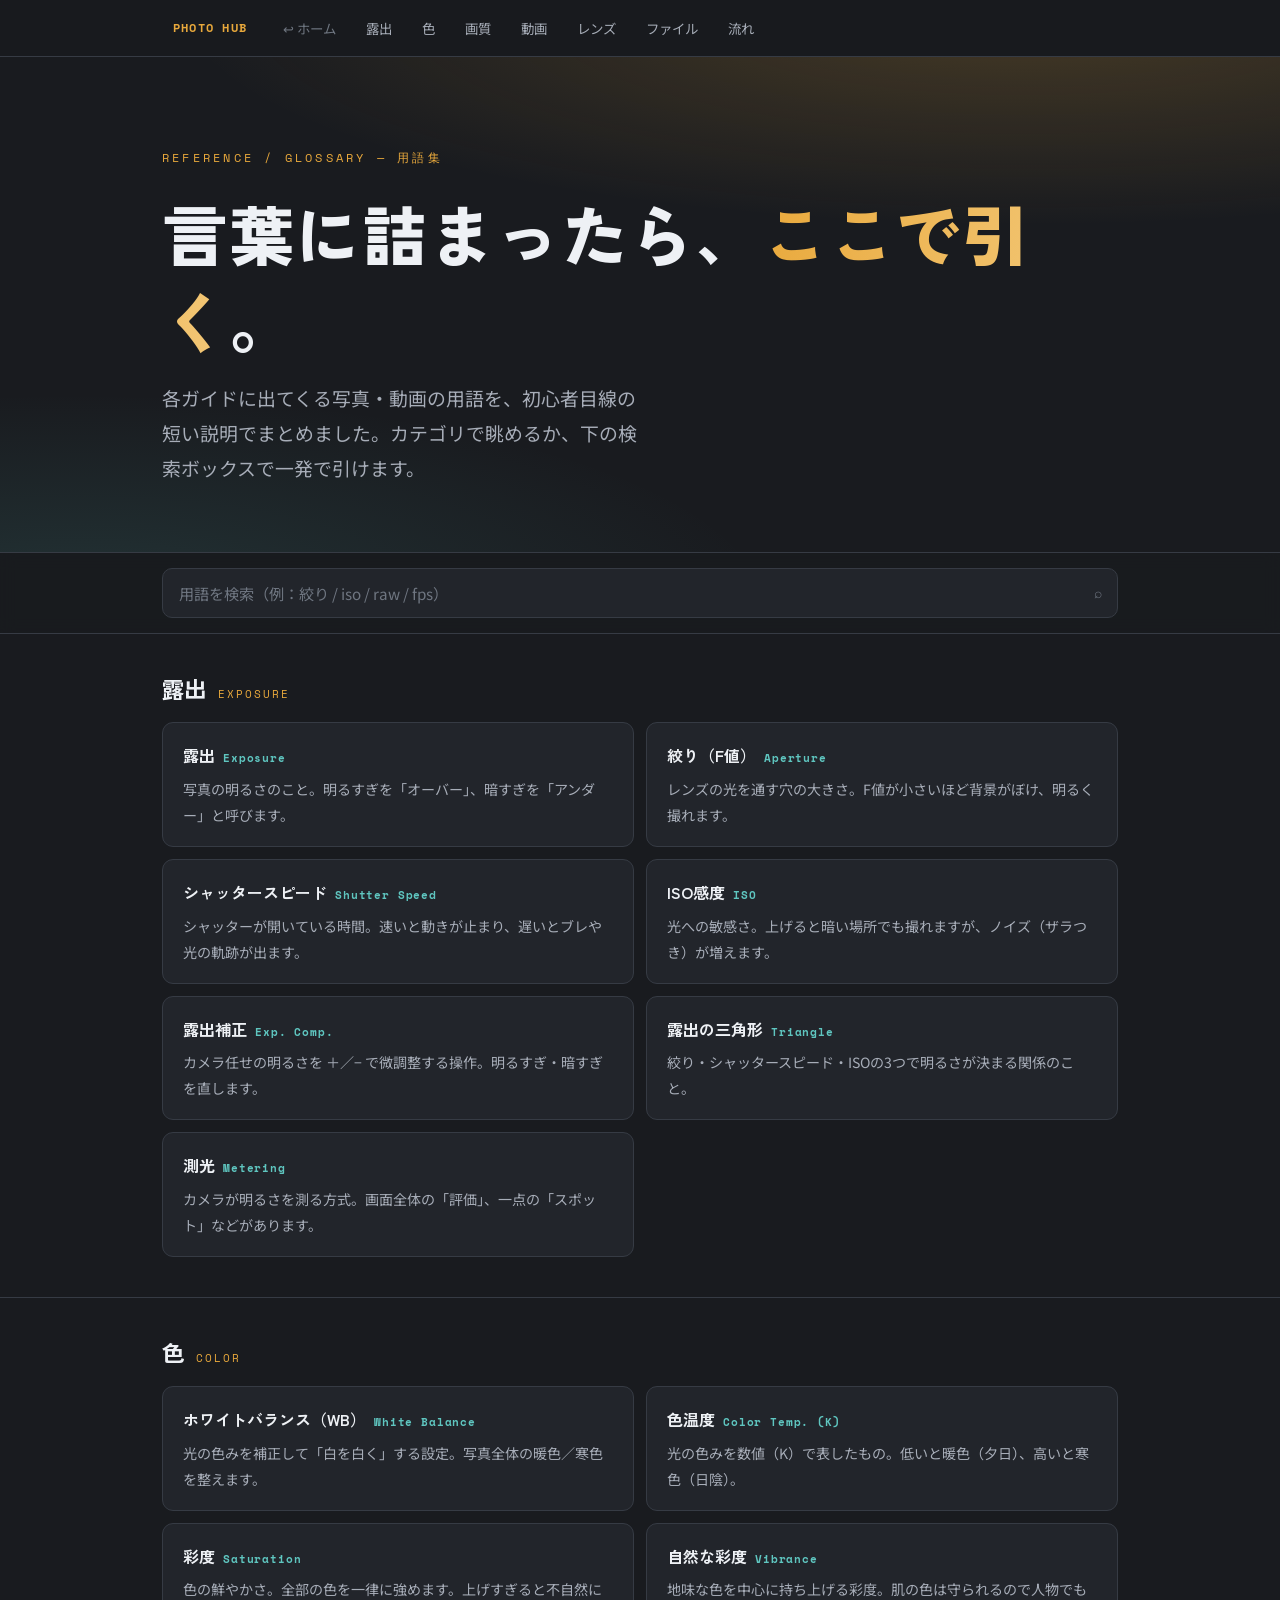
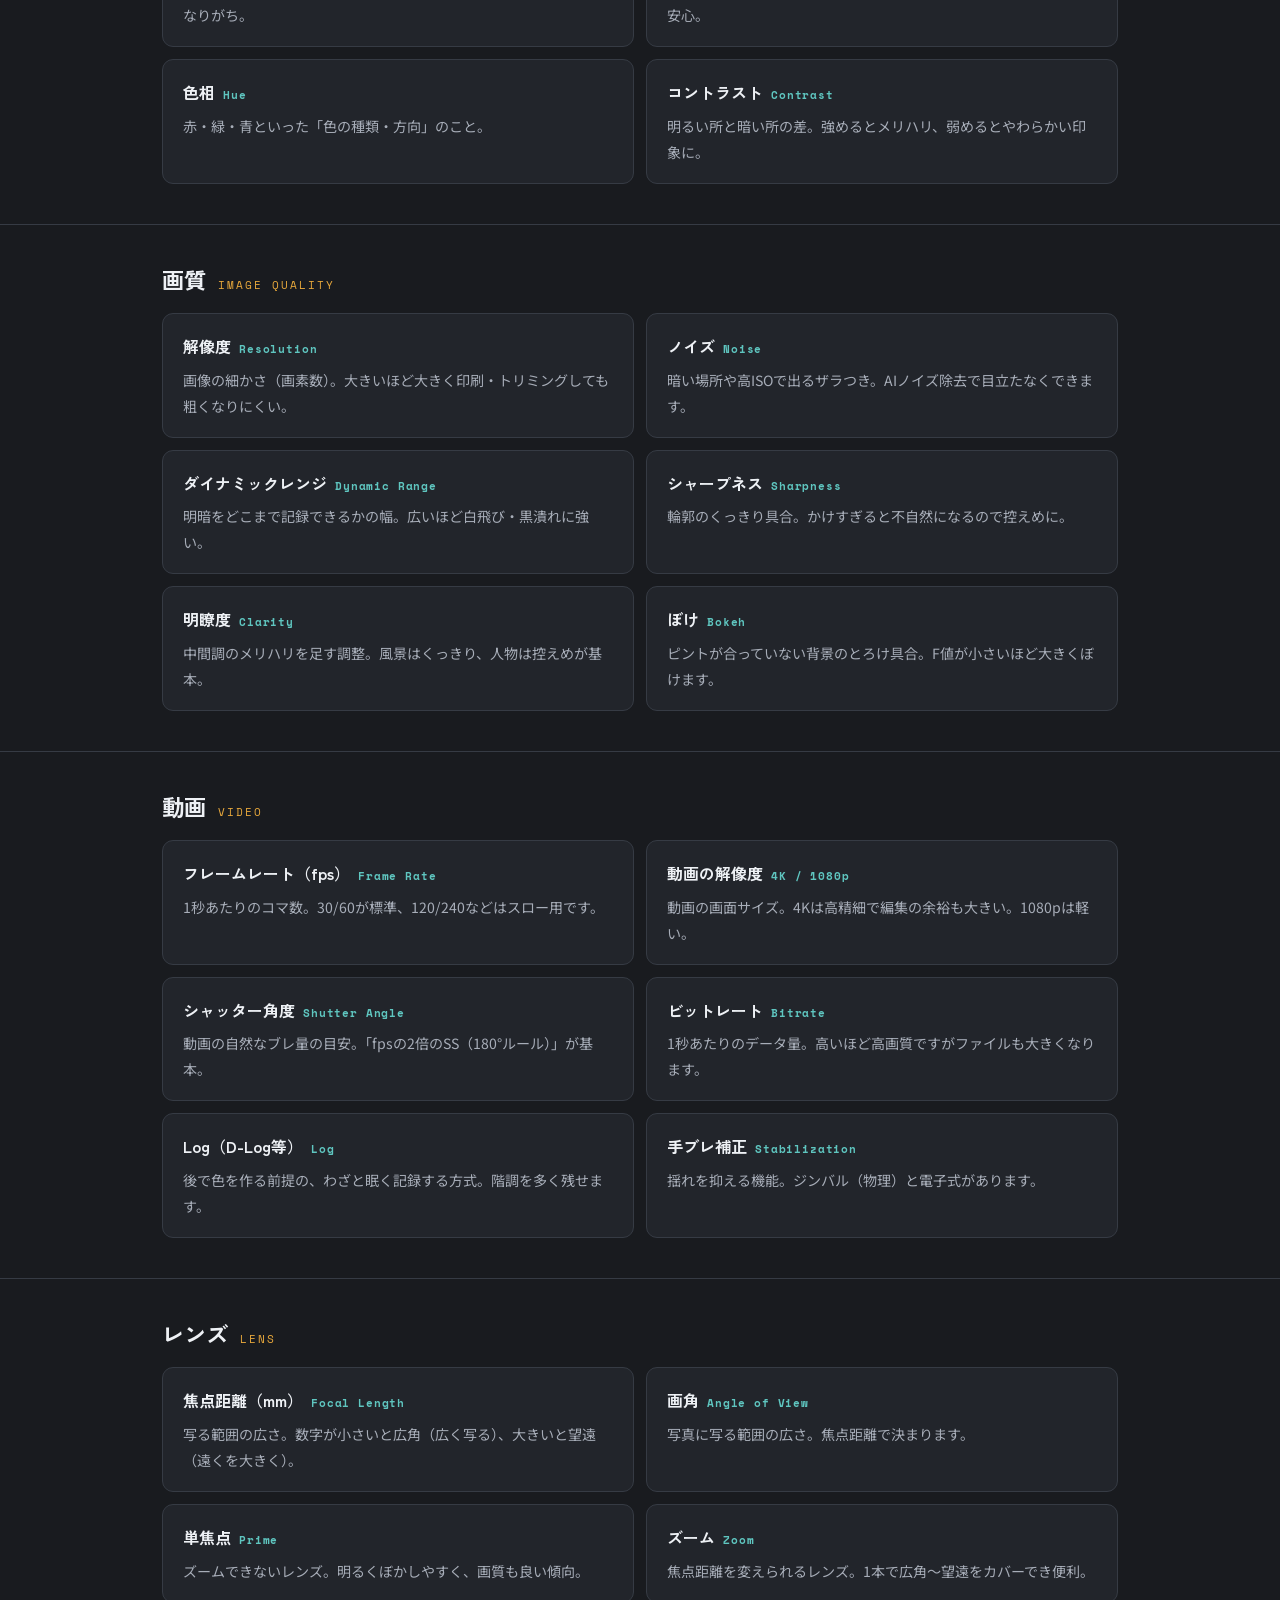
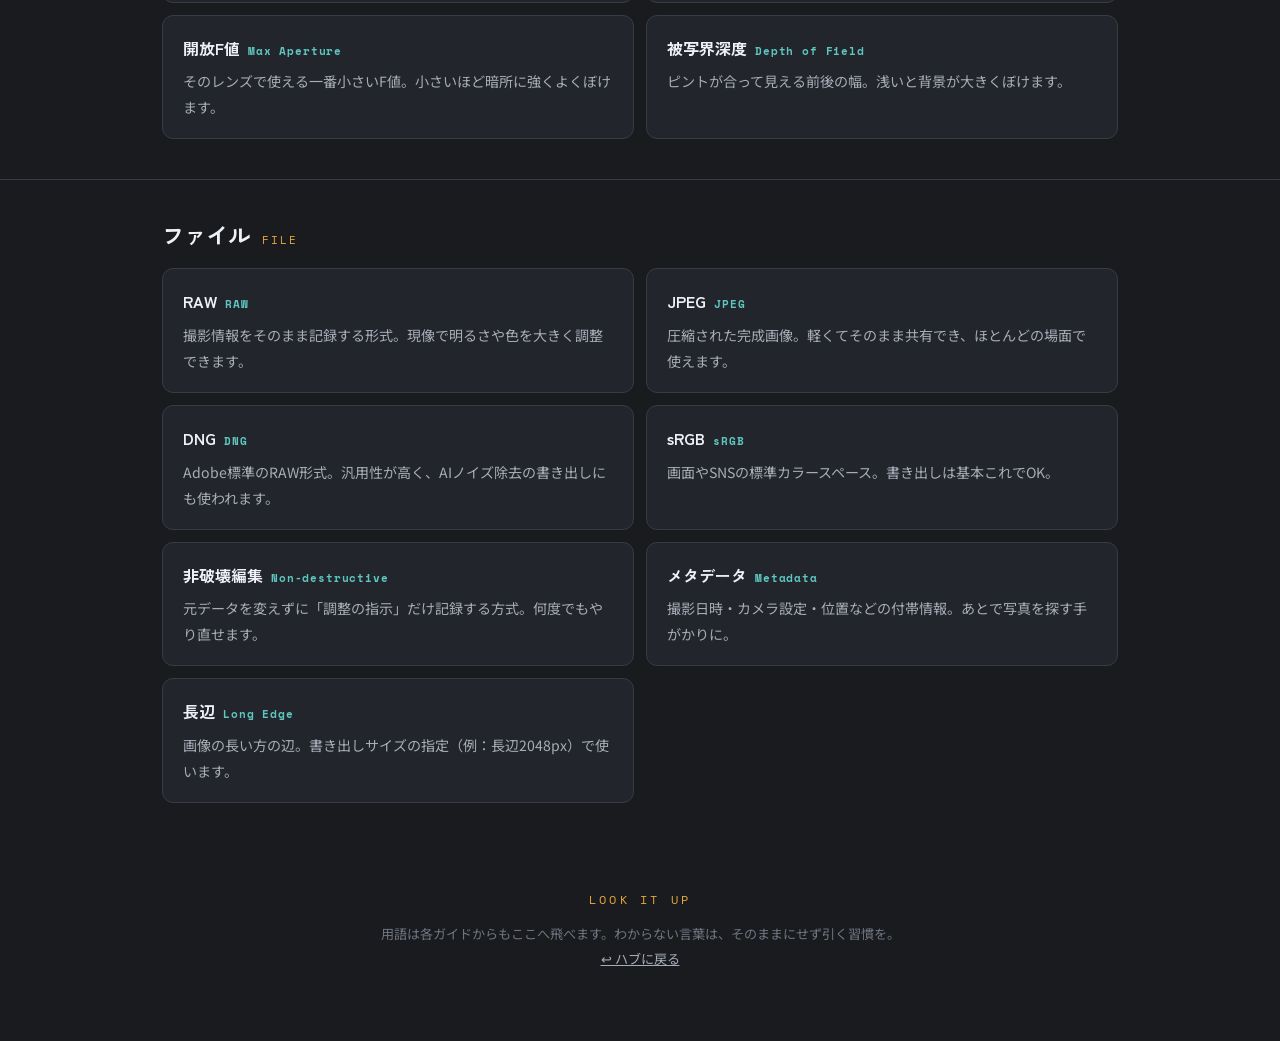
<file: reference/glossary.html>
<!DOCTYPE html>
<html lang="ja">
<head>
<meta charset="UTF-8">
<meta name="viewport" content="width=device-width, initial-scale=1.0, viewport-fit=cover">
<meta name="theme-color" content="#191b1f">
<meta name="mobile-web-app-capable" content="yes">
<meta name="apple-mobile-web-app-capable" content="yes">
<meta name="apple-mobile-web-app-status-bar-style" content="black-translucent">
<meta name="apple-mobile-web-app-title" content="Photo Hub">
<link rel="manifest" href="/photo-hub/manifest.webmanifest">
<link rel="icon" href="/photo-hub/icons/icon-32.png" sizes="32x32" type="image/png">
<link rel="apple-touch-icon" href="/photo-hub/icons/apple-touch-icon.png">
<title>写真・動画 用語集 — 撮影＆現像ハブ</title>
<link rel="preconnect" href="https://fonts.googleapis.com">
<link rel="preconnect" href="https://fonts.gstatic.com" crossorigin>
<link href="https://fonts.googleapis.com/css2?family=Zen+Kaku+Gothic+New:wght@500;700;900&family=Noto+Sans+JP:wght@400;500;700&family=Space+Mono:wght@400;700&display=swap" rel="stylesheet" media="print" onload="this.media='all'">
<noscript><link href="https://fonts.googleapis.com/css2?family=Zen+Kaku+Gothic+New:wght@500;700;900&family=Noto+Sans+JP:wght@400;500;700&family=Space+Mono:wght@400;700&display=swap" rel="stylesheet"></noscript>
<link rel="stylesheet" href="../assets/style.css">
<style>
  /* このページ固有：検索バーとカテゴリ見出し */
  .searchwrap{position:sticky;top:calc(56px + env(safe-area-inset-top, 0px));z-index:40;background:rgba(25,27,31,.93);backdrop-filter:blur(8px);border-bottom:1px solid var(--line);padding:15px 0}
  .searchwrap .wrap{position:relative}
  #glossarySearch{width:100%;background:var(--panel);border:1px solid var(--line);border-radius:10px;padding:13px 44px 13px 16px;color:var(--ink);font-family:"Noto Sans JP",sans-serif;font-size:.95rem;outline:none;transition:border-color .2s}
  #glossarySearch:focus{border-color:var(--accent)}
  #glossarySearch::placeholder{color:var(--ink-faint)}
  .searchwrap .ico{position:absolute;right:38px;top:50%;transform:translateY(-50%);color:var(--ink-faint);font-family:"Space Mono",monospace;font-size:.9rem;pointer-events:none}
  #glossaryEmpty{display:none;color:var(--ink-soft);text-align:center;padding:40px 0;font-size:.95rem}
  .cat{padding:40px 0;border-bottom:1px solid var(--line)}
  .cat:last-of-type{border-bottom:none}
  .cat-head{display:flex;align-items:baseline;gap:12px;margin-bottom:18px}
  .cat-head h2{font-size:1.4rem;font-weight:700}
  .cat-head .en{font-family:"Space Mono",monospace;font-size:.68rem;letter-spacing:.18em;text-transform:uppercase;color:var(--accent)}
</style>
<script>try{if(sessionStorage.getItem('phSplash'))document.documentElement.className+=' no-splash';else sessionStorage.setItem('phSplash','1');}catch(e){}</script>
<style>
/* 起動スプラッシュ（最初の描画から黒地・サイト雰囲気に統一） */
html{background:#191b1f}
#ph-splash{position:fixed;inset:0;z-index:9999;display:flex;flex-direction:column;align-items:center;justify-content:center;gap:20px;
  background:radial-gradient(120% 80% at 80% 10%,rgba(233,169,60,.16),transparent 55%),radial-gradient(95% 70% at 8% 105%,rgba(95,198,192,.10),transparent 60%),#191b1f;
  transition:opacity .5s ease,visibility .5s ease}
#ph-splash.ph-hide{opacity:0;visibility:hidden}
.no-splash #ph-splash{display:none}
.ph-ap-wrap{position:relative;width:60px;height:60px;display:grid;place-items:center}
.ph-ap{width:60px;height:60px;border-radius:50%;background:conic-gradient(from 0deg,rgba(233,169,60,0),#e9a93c);
  -webkit-mask:radial-gradient(farthest-side,transparent calc(100% - 4px),#000 calc(100% - 3px));
          mask:radial-gradient(farthest-side,transparent calc(100% - 4px),#000 calc(100% - 3px));
  animation:ph-spin .95s linear infinite}
.ph-lens{position:absolute;width:12px;height:12px;border-radius:50%;background:radial-gradient(circle at 35% 35%,#f3c878,#b9852a);box-shadow:0 0 10px rgba(233,169,60,.45)}
.ph-brand{font-family:"Space Mono",ui-monospace,Menlo,monospace;letter-spacing:.32em;font-size:.8rem;font-weight:700;color:#e9a93c;padding-left:.32em}
.ph-sub{font-family:"Space Mono",ui-monospace,Menlo,monospace;letter-spacing:.18em;font-size:.58rem;color:#6f7681;padding-left:.18em}
@keyframes ph-spin{to{transform:rotate(360deg)}}
@media (prefers-reduced-motion:reduce){.ph-ap{animation:none}}
</style>
</head>
<body data-page="glossary">
<div id="ph-splash" aria-hidden="true">
  <div class="ph-ap-wrap"><div class="ph-ap"></div><div class="ph-lens"></div></div>
  <div class="ph-brand">PHOTO HUB</div>
  <div class="ph-sub">撮影＆現像ハブ</div>
</div>

<nav class="nav">
  <div class="wrap">
    <a class="brand" href="../index.html">PHOTO HUB</a>
    <a class="home" href="../index.html">↩ ホーム</a>
    <a href="#exposure">露出</a>
    <a href="#color">色</a>
    <a href="#quality">画質</a>
    <a href="#video">動画</a>
    <a href="#lens">レンズ</a>
    <a href="#file">ファイル</a>
    <a href="workflow.html">流れ</a>
  </div>
</nav>

<header class="hero">
  <div class="hero-glow"></div>
  <div class="wrap">
    <span class="eyebrow hero-eyebrow">Reference / Glossary — 用語集</span>
    <h1>言葉に詰まったら、<span class="accent">ここで引く</span>。</h1>
    <p class="lead">各ガイドに出てくる写真・動画の用語を、初心者目線の短い説明でまとめました。カテゴリで眺めるか、下の検索ボックスで一発で引けます。</p>
  </div>
</header>

<div class="searchwrap">
  <div class="wrap">
    <input id="glossarySearch" type="search" placeholder="用語を検索（例：絞り / iso / raw / fps）" aria-label="用語を検索" autocomplete="off">
    <span class="ico">⌕</span>
  </div>
</div>

<main>

<!-- EXPOSURE -->
<section class="cat" id="exposure">
  <div class="wrap">
    <div class="cat-head reveal"><h2>露出</h2><span class="en">Exposure</span></div>
    <div class="gloss reveal">
      <dl class="term" data-term="ろしゅつ exposure あかるさ"><dt>露出<span>Exposure</span></dt><dd>写真の明るさのこと。明るすぎを「オーバー」、暗すぎを「アンダー」と呼びます。</dd></dl>
      <dl class="term" data-term="しぼり fち f値 aperture ぼけ"><dt>絞り（F値）<span>Aperture</span></dt><dd>レンズの光を通す穴の大きさ。F値が小さいほど背景がぼけ、明るく撮れます。</dd></dl>
      <dl class="term" data-term="しゃったーすぴーど ss shutter speed ぶれ"><dt>シャッタースピード<span>Shutter Speed</span></dt><dd>シャッターが開いている時間。速いと動きが止まり、遅いとブレや光の軌跡が出ます。</dd></dl>
      <dl class="term" data-term="iso かんど isoかんど のいず"><dt>ISO感度<span>ISO</span></dt><dd>光への敏感さ。上げると暗い場所でも撮れますが、ノイズ（ザラつき）が増えます。</dd></dl>
      <dl class="term" data-term="ろしゅつほせい exposure compensation ±"><dt>露出補正<span>Exp. Comp.</span></dt><dd>カメラ任せの明るさを ＋／− で微調整する操作。明るすぎ・暗すぎを直します。</dd></dl>
      <dl class="term" data-term="ろしゅつのさんかっけい triangle 絞り ss iso"><dt>露出の三角形<span>Triangle</span></dt><dd>絞り・シャッタースピード・ISOの3つで明るさが決まる関係のこと。</dd></dl>
      <dl class="term" data-term="そっこう metering 評価測光 スポット"><dt>測光<span>Metering</span></dt><dd>カメラが明るさを測る方式。画面全体の「評価」、一点の「スポット」などがあります。</dd></dl>
    </div>
  </div>
</section>

<!-- COLOR -->
<section class="cat" id="color">
  <div class="wrap">
    <div class="cat-head reveal"><h2>色</h2><span class="en">Color</span></div>
    <div class="gloss reveal">
      <dl class="term" data-term="ほわいとばらんす wb white balance しろ"><dt>ホワイトバランス（WB）<span>White Balance</span></dt><dd>光の色みを補正して「白を白く」する設定。写真全体の暖色／寒色を整えます。</dd></dl>
      <dl class="term" data-term="いろおんど color temperature k けるびん"><dt>色温度<span>Color Temp. (K)</span></dt><dd>光の色みを数値（K）で表したもの。低いと暖色（夕日）、高いと寒色（日陰）。</dd></dl>
      <dl class="term" data-term="さいど saturation あざやか"><dt>彩度<span>Saturation</span></dt><dd>色の鮮やかさ。全部の色を一律に強めます。上げすぎると不自然になりがち。</dd></dl>
      <dl class="term" data-term="しぜんなさいど vibrance はだ"><dt>自然な彩度<span>Vibrance</span></dt><dd>地味な色を中心に持ち上げる彩度。肌の色は守られるので人物でも安心。</dd></dl>
      <dl class="term" data-term="しきそう hue いろあい"><dt>色相<span>Hue</span></dt><dd>赤・緑・青といった「色の種類・方向」のこと。</dd></dl>
      <dl class="term" data-term="こんとらすと contrast めりはり"><dt>コントラスト<span>Contrast</span></dt><dd>明るい所と暗い所の差。強めるとメリハリ、弱めるとやわらかい印象に。</dd></dl>
    </div>
  </div>
</section>

<!-- QUALITY -->
<section class="cat" id="quality">
  <div class="wrap">
    <div class="cat-head reveal"><h2>画質</h2><span class="en">Image Quality</span></div>
    <div class="gloss reveal">
      <dl class="term" data-term="かいぞうど resolution がそすう"><dt>解像度<span>Resolution</span></dt><dd>画像の細かさ（画素数）。大きいほど大きく印刷・トリミングしても粗くなりにくい。</dd></dl>
      <dl class="term" data-term="のいず noise ざらつき こうiso"><dt>ノイズ<span>Noise</span></dt><dd>暗い場所や高ISOで出るザラつき。AIノイズ除去で目立たなくできます。</dd></dl>
      <dl class="term" data-term="だいなみっくれんじ dynamic range しらとび くろつぶれ"><dt>ダイナミックレンジ<span>Dynamic Range</span></dt><dd>明暗をどこまで記録できるかの幅。広いほど白飛び・黒潰れに強い。</dd></dl>
      <dl class="term" data-term="しゃーぷねす sharpness りんかく"><dt>シャープネス<span>Sharpness</span></dt><dd>輪郭のくっきり具合。かけすぎると不自然になるので控えめに。</dd></dl>
      <dl class="term" data-term="めいりょうど clarity ちゅうかんちょう"><dt>明瞭度<span>Clarity</span></dt><dd>中間調のメリハリを足す調整。風景はくっきり、人物は控えめが基本。</dd></dl>
      <dl class="term" data-term="ぼけ bokeh はいけい"><dt>ぼけ<span>Bokeh</span></dt><dd>ピントが合っていない背景のとろけ具合。F値が小さいほど大きくぼけます。</dd></dl>
    </div>
  </div>
</section>

<!-- VIDEO -->
<section class="cat" id="video">
  <div class="wrap">
    <div class="cat-head reveal"><h2>動画</h2><span class="en">Video</span></div>
    <div class="gloss reveal">
      <dl class="term" data-term="ふれーむれーと fps frame rate こますう すろー"><dt>フレームレート（fps）<span>Frame Rate</span></dt><dd>1秒あたりのコマ数。30/60が標準、120/240などはスロー用です。</dd></dl>
      <dl class="term" data-term="どうがかいぞうど 4k 1080p resolution"><dt>動画の解像度<span>4K / 1080p</span></dt><dd>動画の画面サイズ。4Kは高精細で編集の余裕も大きい。1080pは軽い。</dd></dl>
      <dl class="term" data-term="しゃったーかくど shutter angle 180 どうるーる"><dt>シャッター角度<span>Shutter Angle</span></dt><dd>動画の自然なブレ量の目安。「fpsの2倍のSS（180°ルール）」が基本。</dd></dl>
      <dl class="term" data-term="びっとれーと bitrate ようりょう"><dt>ビットレート<span>Bitrate</span></dt><dd>1秒あたりのデータ量。高いほど高画質ですがファイルも大きくなります。</dd></dl>
      <dl class="term" data-term="log dlog ろぐ いろ"><dt>Log（D-Log等）<span>Log</span></dt><dd>後で色を作る前提の、わざと眠く記録する方式。階調を多く残せます。</dd></dl>
      <dl class="term" data-term="てぶれほせい stabilization じんばる ジンバル"><dt>手ブレ補正<span>Stabilization</span></dt><dd>揺れを抑える機能。ジンバル（物理）と電子式があります。</dd></dl>
    </div>
  </div>
</section>

<!-- LENS -->
<section class="cat" id="lens">
  <div class="wrap">
    <div class="cat-head reveal"><h2>レンズ</h2><span class="en">Lens</span></div>
    <div class="gloss reveal">
      <dl class="term" data-term="しょうてんきょり mm focal length がかく ぼうえん こうかく"><dt>焦点距離（mm）<span>Focal Length</span></dt><dd>写る範囲の広さ。数字が小さいと広角（広く写る）、大きいと望遠（遠くを大きく）。</dd></dl>
      <dl class="term" data-term="がかく angle of view"><dt>画角<span>Angle of View</span></dt><dd>写真に写る範囲の広さ。焦点距離で決まります。</dd></dl>
      <dl class="term" data-term="たんしょうてん prime ズームしない あかるい"><dt>単焦点<span>Prime</span></dt><dd>ズームできないレンズ。明るくぼかしやすく、画質も良い傾向。</dd></dl>
      <dl class="term" data-term="ずーむ zoom"><dt>ズーム<span>Zoom</span></dt><dd>焦点距離を変えられるレンズ。1本で広角〜望遠をカバーでき便利。</dd></dl>
      <dl class="term" data-term="かいほうfち max aperture いちばんあかるい"><dt>開放F値<span>Max Aperture</span></dt><dd>そのレンズで使える一番小さいF値。小さいほど暗所に強くよくぼけます。</dd></dl>
      <dl class="term" data-term="ひしゃかいしんど depth of field dof ぴんとのはば"><dt>被写界深度<span>Depth of Field</span></dt><dd>ピントが合って見える前後の幅。浅いと背景が大きくぼけます。</dd></dl>
    </div>
  </div>
</section>

<!-- FILE -->
<section class="cat" id="file">
  <div class="wrap">
    <div class="cat-head reveal"><h2>ファイル</h2><span class="en">File</span></div>
    <div class="gloss reveal">
      <dl class="term" data-term="raw ろー げんぞう"><dt>RAW<span>RAW</span></dt><dd>撮影情報をそのまま記録する形式。現像で明るさや色を大きく調整できます。</dd></dl>
      <dl class="term" data-term="jpeg jpg かんせいがぞう"><dt>JPEG<span>JPEG</span></dt><dd>圧縮された完成画像。軽くてそのまま共有でき、ほとんどの場面で使えます。</dd></dl>
      <dl class="term" data-term="dng adobe raw"><dt>DNG<span>DNG</span></dt><dd>Adobe標準のRAW形式。汎用性が高く、AIノイズ除去の書き出しにも使われます。</dd></dl>
      <dl class="term" data-term="srgb いろくうかん color space"><dt>sRGB<span>sRGB</span></dt><dd>画面やSNSの標準カラースペース。書き出しは基本これでOK。</dd></dl>
      <dl class="term" data-term="ひはかいへんしゅう non destructive もとデータ"><dt>非破壊編集<span>Non-destructive</span></dt><dd>元データを変えずに「調整の指示」だけ記録する方式。何度でもやり直せます。</dd></dl>
      <dl class="term" data-term="めたでーた metadata exif さつえいじょうほう"><dt>メタデータ<span>Metadata</span></dt><dd>撮影日時・カメラ設定・位置などの付帯情報。あとで写真を探す手がかりに。</dd></dl>
      <dl class="term" data-term="ちょうへん long edge かきだしさいず"><dt>長辺<span>Long Edge</span></dt><dd>画像の長い方の辺。書き出しサイズの指定（例：長辺2048px）で使います。</dd></dl>
    </div>
  </div>
</section>

<p id="glossaryEmpty" class="wrap">該当する用語が見つかりませんでした。別のキーワードでお試しください。</p>

</main>

<footer class="footer">
  <div class="wrap">
    <span class="eyebrow">Look It Up</span>
    用語は各ガイドからもここへ飛べます。わからない言葉は、そのままにせず引く習慣を。<br><a href="../index.html">↩ ハブに戻る</a>
  </div>
</footer>

<script src="../assets/main.js"></script>
</body>
</html>
</file>
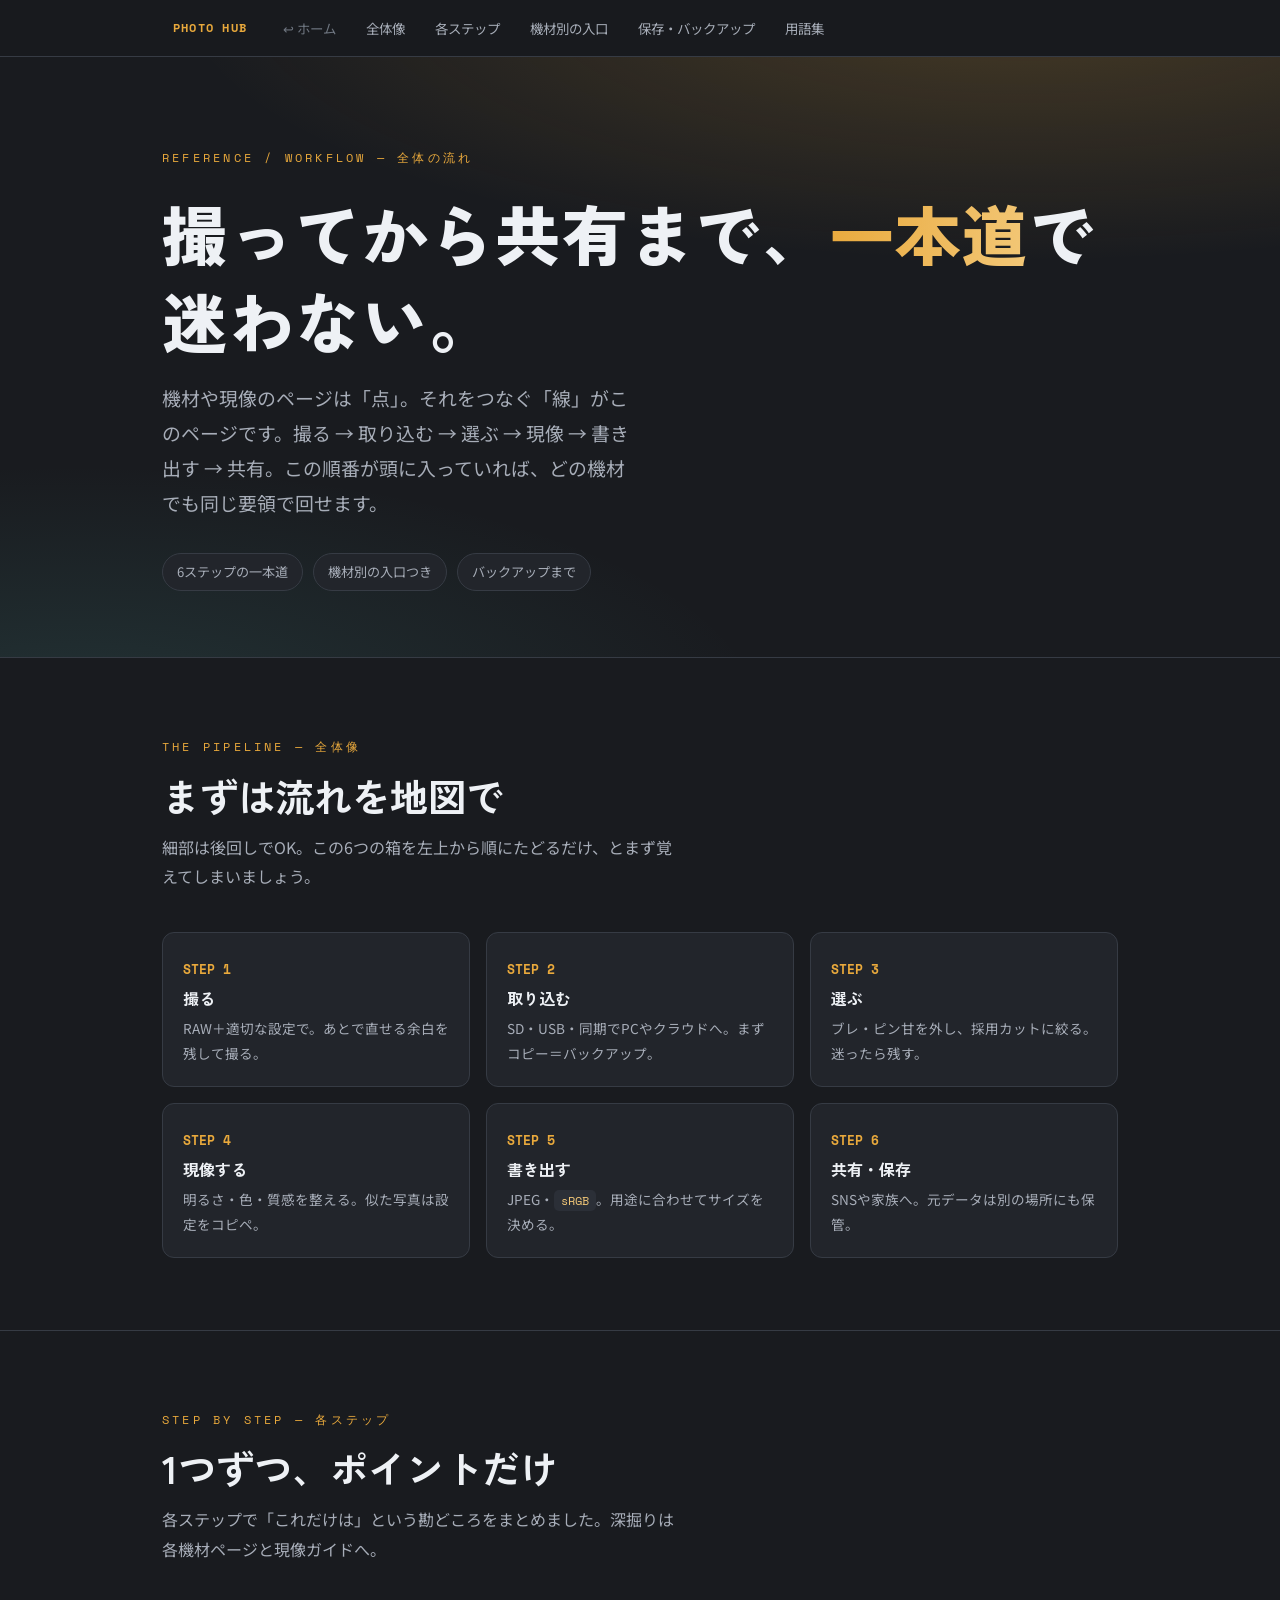
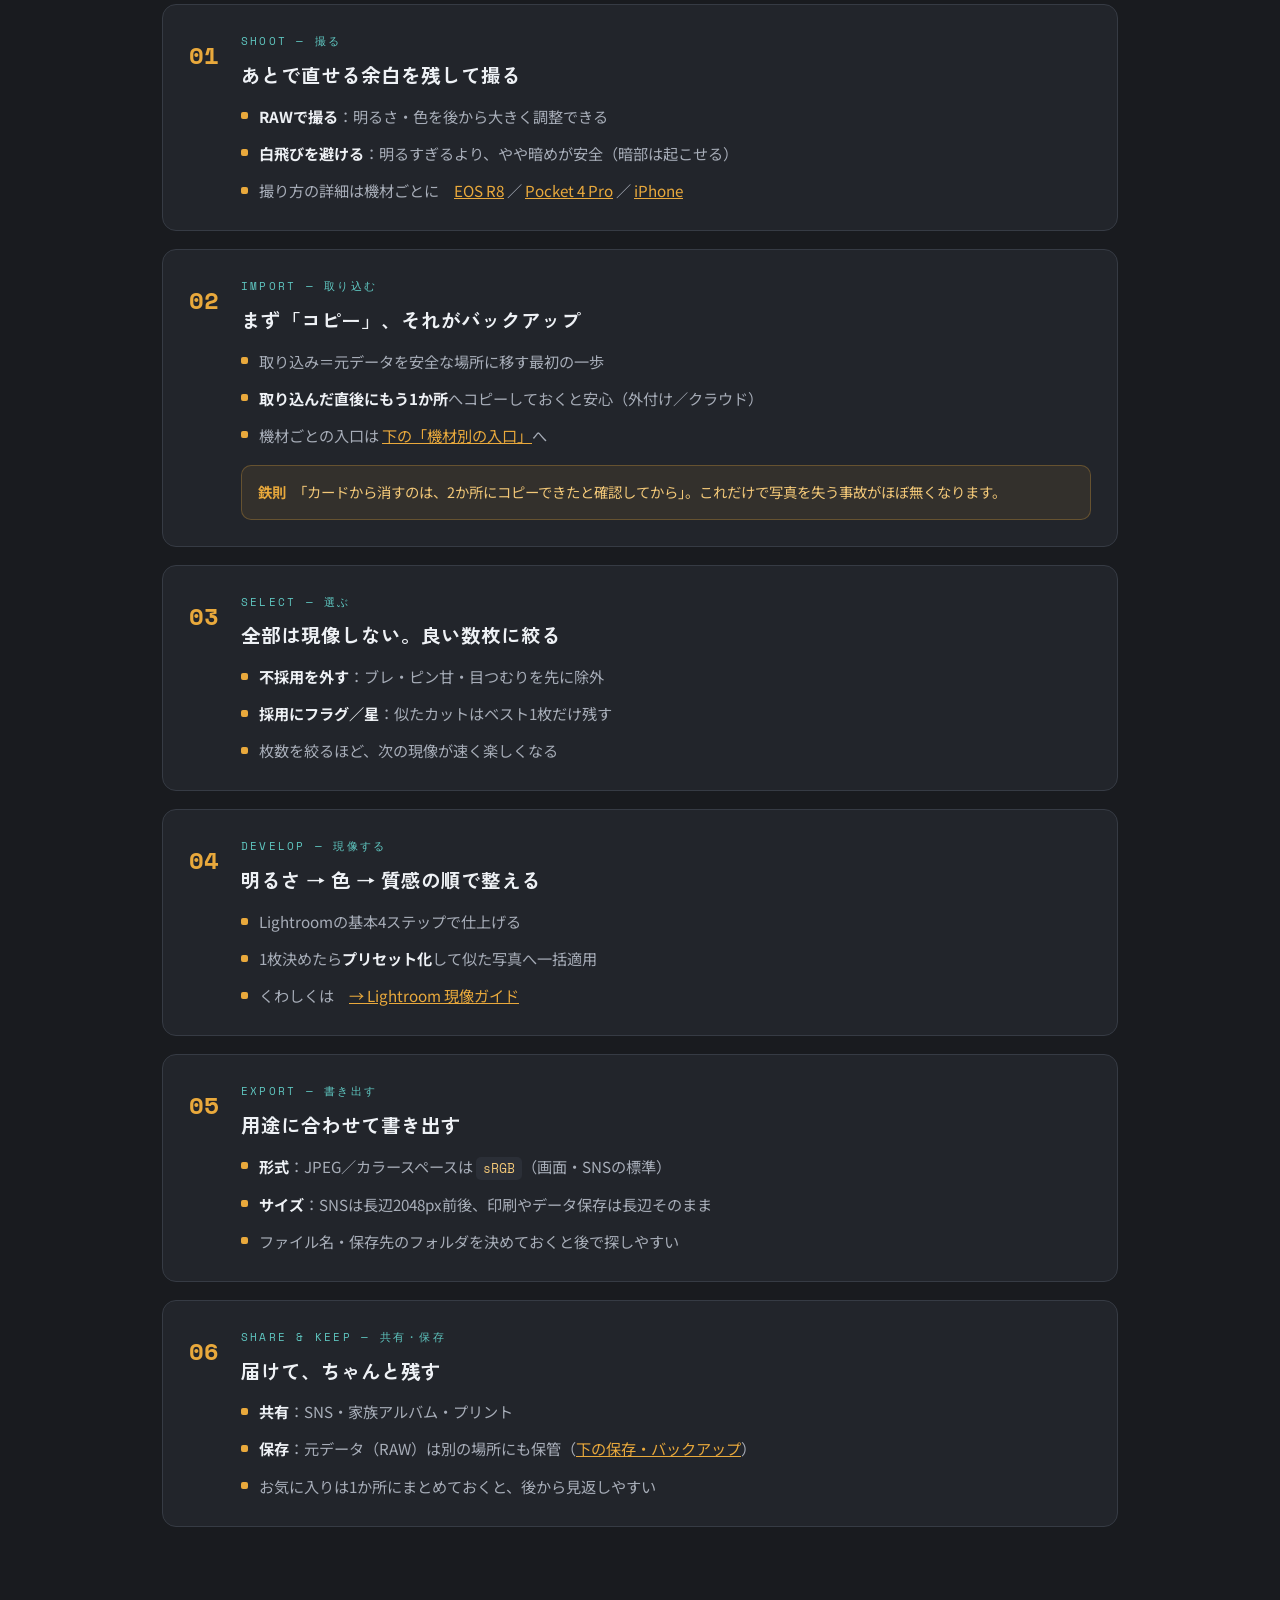
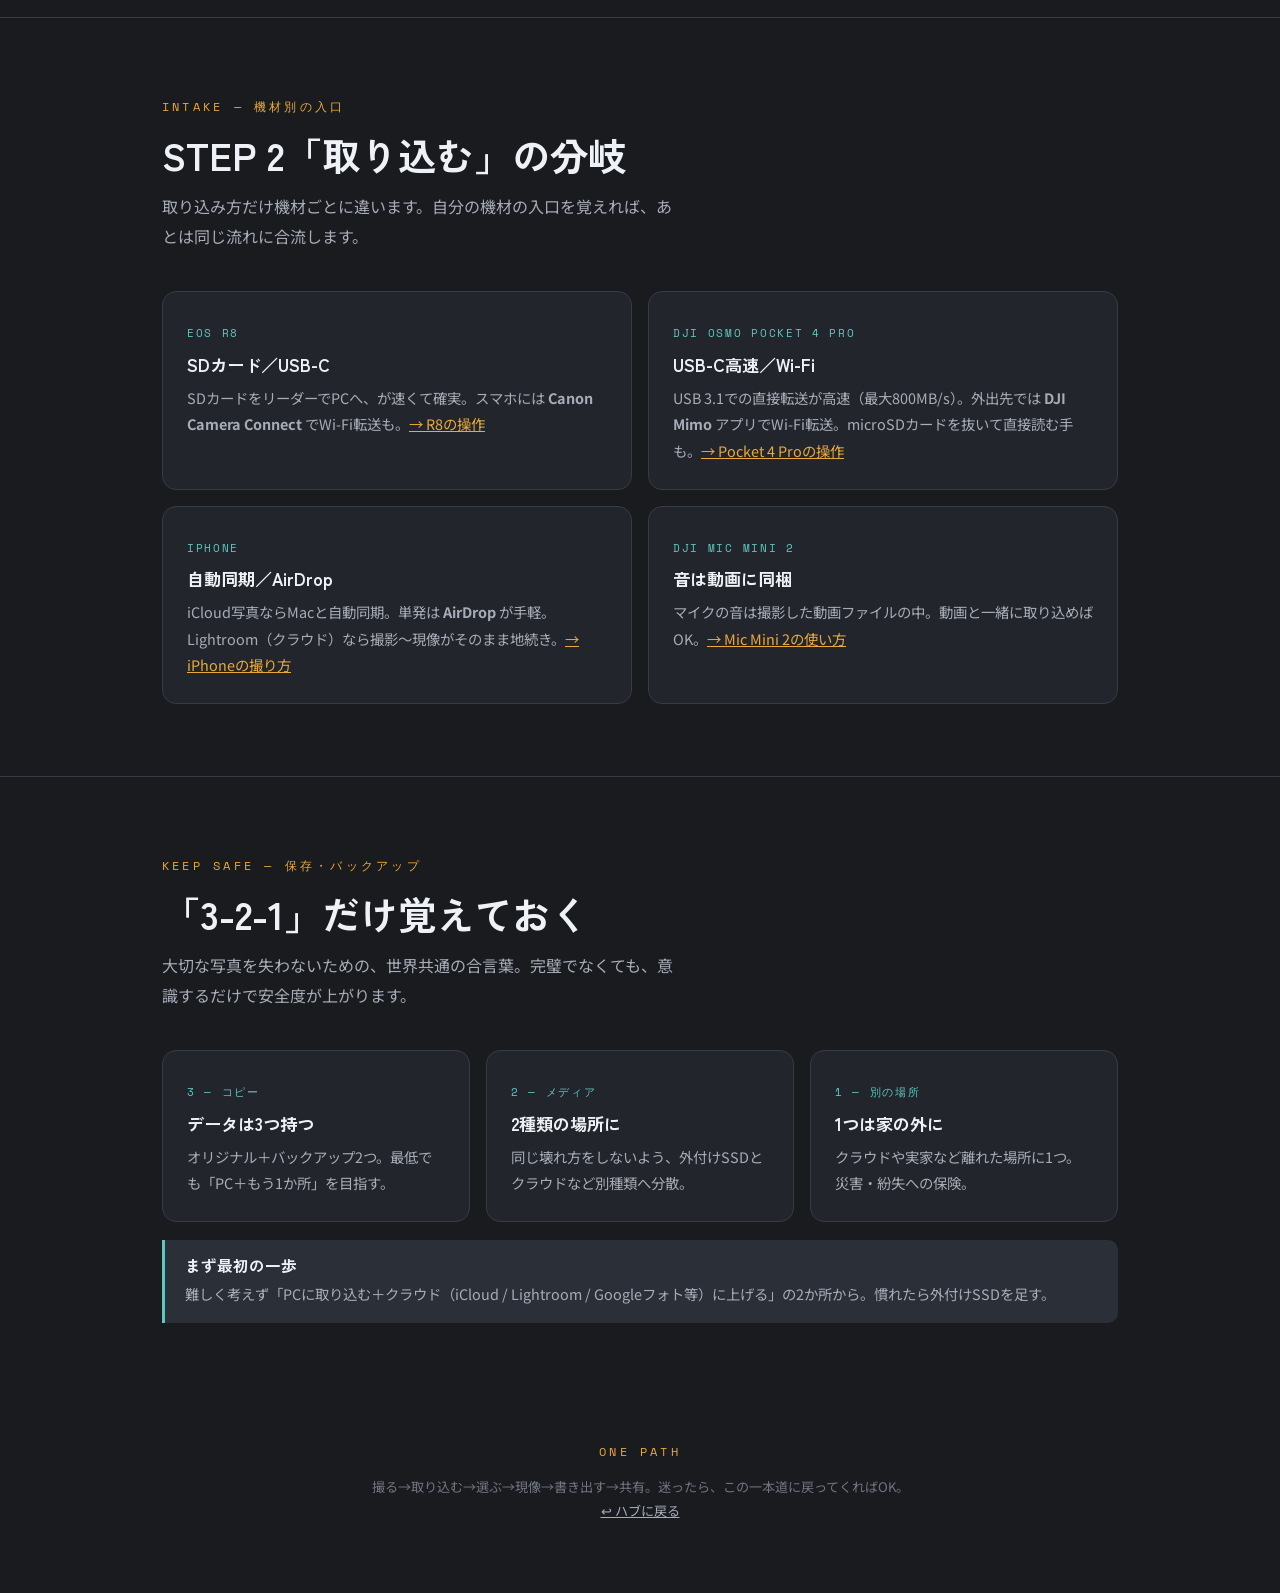
<file: reference/workflow.html>
<!DOCTYPE html>
<html lang="ja">
<head>
<meta charset="UTF-8">
<meta name="viewport" content="width=device-width, initial-scale=1.0, viewport-fit=cover">
<meta name="theme-color" content="#191b1f">
<meta name="mobile-web-app-capable" content="yes">
<meta name="apple-mobile-web-app-capable" content="yes">
<meta name="apple-mobile-web-app-status-bar-style" content="black-translucent">
<meta name="apple-mobile-web-app-title" content="Photo Hub">
<link rel="manifest" href="/photo-hub/manifest.webmanifest">
<link rel="icon" href="/photo-hub/icons/icon-32.png" sizes="32x32" type="image/png">
<link rel="apple-touch-icon" href="/photo-hub/icons/apple-touch-icon.png">
<title>共通ワークフロー — 撮影＆現像ハブ</title>
<link rel="preconnect" href="https://fonts.googleapis.com">
<link rel="preconnect" href="https://fonts.gstatic.com" crossorigin>
<link href="https://fonts.googleapis.com/css2?family=Zen+Kaku+Gothic+New:wght@500;700;900&family=Noto+Sans+JP:wght@400;500;700&family=Space+Mono:wght@400;700&display=swap" rel="stylesheet" media="print" onload="this.media='all'">
<noscript><link href="https://fonts.googleapis.com/css2?family=Zen+Kaku+Gothic+New:wght@500;700;900&family=Noto+Sans+JP:wght@400;500;700&family=Space+Mono:wght@400;700&display=swap" rel="stylesheet"></noscript>
<link rel="stylesheet" href="../assets/style.css">
<script>try{if(sessionStorage.getItem('phSplash'))document.documentElement.className+=' no-splash';else sessionStorage.setItem('phSplash','1');}catch(e){}</script>
<style>
/* 起動スプラッシュ（最初の描画から黒地・サイト雰囲気に統一） */
html{background:#191b1f}
#ph-splash{position:fixed;inset:0;z-index:9999;display:flex;flex-direction:column;align-items:center;justify-content:center;gap:20px;
  background:radial-gradient(120% 80% at 80% 10%,rgba(233,169,60,.16),transparent 55%),radial-gradient(95% 70% at 8% 105%,rgba(95,198,192,.10),transparent 60%),#191b1f;
  transition:opacity .5s ease,visibility .5s ease}
#ph-splash.ph-hide{opacity:0;visibility:hidden}
.no-splash #ph-splash{display:none}
.ph-ap-wrap{position:relative;width:60px;height:60px;display:grid;place-items:center}
.ph-ap{width:60px;height:60px;border-radius:50%;background:conic-gradient(from 0deg,rgba(233,169,60,0),#e9a93c);
  -webkit-mask:radial-gradient(farthest-side,transparent calc(100% - 4px),#000 calc(100% - 3px));
          mask:radial-gradient(farthest-side,transparent calc(100% - 4px),#000 calc(100% - 3px));
  animation:ph-spin .95s linear infinite}
.ph-lens{position:absolute;width:12px;height:12px;border-radius:50%;background:radial-gradient(circle at 35% 35%,#f3c878,#b9852a);box-shadow:0 0 10px rgba(233,169,60,.45)}
.ph-brand{font-family:"Space Mono",ui-monospace,Menlo,monospace;letter-spacing:.32em;font-size:.8rem;font-weight:700;color:#e9a93c;padding-left:.32em}
.ph-sub{font-family:"Space Mono",ui-monospace,Menlo,monospace;letter-spacing:.18em;font-size:.58rem;color:#6f7681;padding-left:.18em}
@keyframes ph-spin{to{transform:rotate(360deg)}}
@media (prefers-reduced-motion:reduce){.ph-ap{animation:none}}
</style>
</head>
<body data-page="workflow">
<div id="ph-splash" aria-hidden="true">
  <div class="ph-ap-wrap"><div class="ph-ap"></div><div class="ph-lens"></div></div>
  <div class="ph-brand">PHOTO HUB</div>
  <div class="ph-sub">撮影＆現像ハブ</div>
</div>

<nav class="nav">
  <div class="wrap">
    <a class="brand" href="../index.html">PHOTO HUB</a>
    <a class="home" href="../index.html">↩ ホーム</a>
    <a href="#map">全体像</a>
    <a href="#steps">各ステップ</a>
    <a href="#intake">機材別の入口</a>
    <a href="#archive">保存・バックアップ</a>
    <a href="glossary.html">用語集</a>
  </div>
</nav>

<header class="hero">
  <div class="hero-glow"></div>
  <div class="wrap">
    <span class="eyebrow hero-eyebrow">Reference / Workflow — 全体の流れ</span>
    <h1>撮ってから共有まで、<span class="accent">一本道</span>で迷わない。</h1>
    <p class="lead">機材や現像のページは「点」。それをつなぐ「線」がこのページです。撮る → 取り込む → 選ぶ → 現像 → 書き出す → 共有。この順番が頭に入っていれば、どの機材でも同じ要領で回せます。</p>
    <div class="hero-meta">
      <span class="chip">6ステップの一本道</span>
      <span class="chip">機材別の入口つき</span>
      <span class="chip">バックアップまで</span>
    </div>
  </div>
</header>

<!-- MAP -->
<section class="section" id="map">
  <div class="wrap">
    <div class="sec-head reveal">
      <span class="eyebrow">The Pipeline — 全体像</span>
      <h2>まずは流れを地図で</h2>
      <p>細部は後回しでOK。この6つの箱を左上から順にたどるだけ、とまず覚えてしまいましょう。</p>
    </div>
    <div class="grid-3 reveal">
      <div class="flow-step"><span class="n">STEP 1</span><h4>撮る</h4><p>RAW＋適切な設定で。あとで直せる余白を残して撮る。</p></div>
      <div class="flow-step"><span class="n">STEP 2</span><h4>取り込む</h4><p>SD・USB・同期でPCやクラウドへ。まずコピー＝バックアップ。</p></div>
      <div class="flow-step"><span class="n">STEP 3</span><h4>選ぶ</h4><p>ブレ・ピン甘を外し、採用カットに絞る。迷ったら残す。</p></div>
      <div class="flow-step"><span class="n">STEP 4</span><h4>現像する</h4><p>明るさ・色・質感を整える。似た写真は設定をコピペ。</p></div>
      <div class="flow-step"><span class="n">STEP 5</span><h4>書き出す</h4><p>JPEG・<code>sRGB</code>。用途に合わせてサイズを決める。</p></div>
      <div class="flow-step"><span class="n">STEP 6</span><h4>共有・保存</h4><p>SNSや家族へ。元データは別の場所にも保管。</p></div>
    </div>
  </div>
</section>

<!-- STEPS -->
<section class="section" id="steps">
  <div class="wrap">
    <div class="sec-head reveal">
      <span class="eyebrow">Step by Step — 各ステップ</span>
      <h2>1つずつ、ポイントだけ</h2>
      <p>各ステップで「これだけは」という勘どころをまとめました。深掘りは各機材ページと現像ガイドへ。</p>
    </div>

    <div class="step reveal">
      <span class="num">01</span>
      <div>
        <span class="role">Shoot — 撮る</span>
        <h3>あとで直せる余白を残して撮る</h3>
        <ul>
          <li><b>RAWで撮る</b>：明るさ・色を後から大きく調整できる</li>
          <li><b>白飛びを避ける</b>：明るすぎるより、やや暗めが安全（暗部は起こせる）</li>
          <li>撮り方の詳細は機材ごとに　<a href="../eos-r8/shoot.html">EOS R8</a> ／ <a href="../pocket4/shoot.html">Pocket 4 Pro</a> ／ <a href="../iphone/shoot.html">iPhone</a></li>
        </ul>
      </div>
    </div>

    <div class="step reveal">
      <span class="num">02</span>
      <div>
        <span class="role">Import — 取り込む</span>
        <h3>まず「コピー」、それがバックアップ</h3>
        <ul>
          <li>取り込み＝元データを安全な場所に移す最初の一歩</li>
          <li><b>取り込んだ直後にもう1か所</b>へコピーしておくと安心（外付け／クラウド）</li>
          <li>機材ごとの入口は <a href="#intake">下の「機材別の入口」</a>へ</li>
        </ul>
        <div class="tip"><b>鉄則</b>　「カードから消すのは、2か所にコピーできたと確認してから」。これだけで写真を失う事故がほぼ無くなります。</div>
      </div>
    </div>

    <div class="step reveal">
      <span class="num">03</span>
      <div>
        <span class="role">Select — 選ぶ</span>
        <h3>全部は現像しない。良い数枚に絞る</h3>
        <ul>
          <li><b>不採用を外す</b>：ブレ・ピン甘・目つむりを先に除外</li>
          <li><b>採用にフラグ／星</b>：似たカットはベスト1枚だけ残す</li>
          <li>枚数を絞るほど、次の現像が速く楽しくなる</li>
        </ul>
      </div>
    </div>

    <div class="step reveal">
      <span class="num">04</span>
      <div>
        <span class="role">Develop — 現像する</span>
        <h3>明るさ → 色 → 質感の順で整える</h3>
        <ul>
          <li>Lightroomの基本4ステップで仕上げる</li>
          <li>1枚決めたら<b>プリセット化</b>して似た写真へ一括適用</li>
          <li>くわしくは　<a href="../lightroom/index.html">→ Lightroom 現像ガイド</a></li>
        </ul>
      </div>
    </div>

    <div class="step reveal">
      <span class="num">05</span>
      <div>
        <span class="role">Export — 書き出す</span>
        <h3>用途に合わせて書き出す</h3>
        <ul>
          <li><b>形式</b>：JPEG／カラースペースは <code>sRGB</code>（画面・SNSの標準）</li>
          <li><b>サイズ</b>：SNSは長辺2048px前後、印刷やデータ保存は長辺そのまま</li>
          <li>ファイル名・保存先のフォルダを決めておくと後で探しやすい</li>
        </ul>
      </div>
    </div>

    <div class="step reveal">
      <span class="num">06</span>
      <div>
        <span class="role">Share & Keep — 共有・保存</span>
        <h3>届けて、ちゃんと残す</h3>
        <ul>
          <li><b>共有</b>：SNS・家族アルバム・プリント</li>
          <li><b>保存</b>：元データ（RAW）は別の場所にも保管（<a href="#archive">下の保存・バックアップ</a>）</li>
          <li>お気に入りは1か所にまとめておくと、後から見返しやすい</li>
        </ul>
      </div>
    </div>
  </div>
</section>

<!-- INTAKE -->
<section class="section" id="intake">
  <div class="wrap">
    <div class="sec-head reveal">
      <span class="eyebrow">Intake — 機材別の入口</span>
      <h2>STEP 2「取り込む」の分岐</h2>
      <p>取り込み方だけ機材ごとに違います。自分の機材の入口を覚えれば、あとは同じ流れに合流します。</p>
    </div>
    <div class="grid reveal">
      <div class="card">
        <span class="tag">EOS R8</span>
        <h3>SDカード／USB-C</h3>
        <p>SDカードをリーダーでPCへ、が速くて確実。スマホには <b>Canon Camera Connect</b> でWi-Fi転送も。<a href="../eos-r8/operate.html">→ R8の操作</a></p>
      </div>
      <div class="card">
        <span class="tag">DJI Osmo Pocket 4 Pro</span>
        <h3>USB-C高速／Wi-Fi</h3>
        <p>USB 3.1での直接転送が高速（最大800MB/s）。外出先では <b>DJI Mimo</b> アプリでWi-Fi転送。microSDカードを抜いて直接読む手も。<a href="../pocket4/operate.html">→ Pocket 4 Proの操作</a></p>
      </div>
      <div class="card">
        <span class="tag">iPhone</span>
        <h3>自動同期／AirDrop</h3>
        <p>iCloud写真ならMacと自動同期。単発は <b>AirDrop</b> が手軽。Lightroom（クラウド）なら撮影〜現像がそのまま地続き。<a href="../iphone/shoot.html">→ iPhoneの撮り方</a></p>
      </div>
      <div class="card">
        <span class="tag">DJI Mic Mini 2</span>
        <h3>音は動画に同梱</h3>
        <p>マイクの音は撮影した動画ファイルの中。動画と一緒に取り込めばOK。<a href="../mic-mini/index.html">→ Mic Mini 2の使い方</a></p>
      </div>
    </div>
  </div>
</section>

<!-- ARCHIVE -->
<section class="section last" id="archive">
  <div class="wrap">
    <div class="sec-head reveal">
      <span class="eyebrow">Keep Safe — 保存・バックアップ</span>
      <h2>「3-2-1」だけ覚えておく</h2>
      <p>大切な写真を失わないための、世界共通の合言葉。完璧でなくても、意識するだけで安全度が上がります。</p>
    </div>
    <div class="grid-3 reveal">
      <div class="card"><span class="tag">3 — コピー</span><h3>データは3つ持つ</h3><p>オリジナル＋バックアップ2つ。最低でも「PC＋もう1か所」を目指す。</p></div>
      <div class="card"><span class="tag">2 — メディア</span><h3>2種類の場所に</h3><p>同じ壊れ方をしないよう、外付けSSDとクラウドなど別種類へ分散。</p></div>
      <div class="card"><span class="tag">1 — 別の場所</span><h3>1つは家の外に</h3><p>クラウドや実家など離れた場所に1つ。災害・紛失への保険。</p></div>
    </div>
    <div class="help reveal" style="margin-top:18px">
      <div class="help-item"><h3>まず最初の一歩</h3><p>難しく考えず「PCに取り込む＋クラウド（iCloud / Lightroom / Googleフォト等）に上げる」の2か所から。慣れたら外付けSSDを足す。</p></div>
    </div>
  </div>
</section>

<footer class="footer">
  <div class="wrap">
    <span class="eyebrow">One Path</span>
    撮る→取り込む→選ぶ→現像→書き出す→共有。迷ったら、この一本道に戻ってくればOK。<br><a href="../index.html">↩ ハブに戻る</a>
  </div>
</footer>

<script src="../assets/main.js"></script>
</body>
</html>
</file>
<file: assets/style.css>
/* =========================================================
   撮影＆現像ハブ — 共通スタイル style.css
   全ページで読み込む。トークン + テーマ別アクセント + 部品。
   ========================================================= */

:root{
  --bg:#191b1f;
  --panel:#22252b;
  --panel-2:#2b2f37;
  --line:#363b44;
  --ink:#eef1f5;
  --ink-soft:#a7adb8;
  --ink-faint:#6f7681;

  /* 固定ブランド色 */
  --amber:#e9a93c;
  --teal:#5fc6c0;

  /* ページごとに切り替わるアクセント（既定 = amber / teal） */
  --accent:#e9a93c;
  --accent-soft:#f3c878;
  --accent2:#5fc6c0;

  --radius:14px;
  --maxw:1000px;
}

/* テーマ：body に付けるとアクセントが切り替わる */
.theme-r8{     --accent:#e9a93c; --accent-soft:#f3c878; --accent2:#5fc6c0; }
.theme-pocket{ --accent:#5fc6c0; --accent-soft:#9fe0dc; --accent2:#e9a93c; }
.theme-iphone{ --accent:#8ab4f8; --accent-soft:#bcd4fb; --accent2:#5fc6c0; }
.theme-mic{    --accent:#9b8cff; --accent-soft:#c3baff; --accent2:#5fc6c0; }

*{box-sizing:border-box;margin:0;padding:0}
html{scroll-behavior:smooth}
body{
  background:var(--bg);
  color:var(--ink);
  font-family:"Noto Sans JP",sans-serif;
  line-height:1.85;
  -webkit-font-smoothing:antialiased;
  overflow-x:hidden;
}
.wrap{max-width:var(--maxw);margin:0 auto;padding:0 22px}

h1,h2,h3,h4{font-family:"Zen Kaku Gothic New",sans-serif;line-height:1.32}
a{color:var(--accent)}
.eyebrow{font-family:"Space Mono",monospace;font-size:.72rem;letter-spacing:.28em;text-transform:uppercase;color:var(--accent)}
.num{font-family:"Space Mono",monospace;color:var(--accent);font-weight:700}
code{font-family:"Space Mono",monospace;background:var(--panel-2);padding:2px 7px;border-radius:5px;font-size:.85em;color:var(--accent-soft)}

/* ---------- nav ---------- */
.nav{position:sticky;top:0;z-index:50;background:rgba(25,27,31,.86);backdrop-filter:blur(10px);border-bottom:1px solid var(--line)}
.nav .wrap{display:flex;align-items:center;gap:8px;height:56px;overflow-x:auto;scrollbar-width:none}
.nav .wrap::-webkit-scrollbar{display:none}
.nav .brand{font-family:"Space Mono",monospace;font-weight:700;color:var(--accent);font-size:.78rem;letter-spacing:.1em;white-space:nowrap;margin-right:6px;text-decoration:none}
.nav a{color:var(--ink-soft);text-decoration:none;font-size:.84rem;white-space:nowrap;padding:6px 11px;border-radius:8px;transition:color .2s,background .2s}
.nav a:hover{color:var(--ink);background:var(--panel)}
.nav a.active{color:var(--accent)}
.nav .home{color:var(--ink-faint)}

/* ---------- hero ---------- */
.hero{position:relative;padding:90px 0 66px;border-bottom:1px solid var(--line);overflow:hidden}
.hero-glow{position:absolute;inset:0;pointer-events:none;
  background:
    radial-gradient(120% 80% at 80% -10%, color-mix(in srgb, var(--accent) 22%, transparent), transparent 55%),
    radial-gradient(90% 70% at 6% 110%, color-mix(in srgb, var(--accent2) 14%, transparent), transparent 60%);}
.hero .wrap{position:relative}
.hero-eyebrow{display:block;margin-bottom:22px}
.hero h1{font-size:clamp(2.3rem,6.5vw,4.1rem);font-weight:900;letter-spacing:.01em;margin-bottom:18px}
.hero h1 .accent{background:linear-gradient(100deg,var(--accent),var(--accent-soft));-webkit-background-clip:text;background-clip:text;color:transparent}
.lead{font-size:clamp(1rem,2.2vw,1.18rem);color:var(--ink-soft);max-width:48ch}
.hero-meta{margin-top:32px;display:flex;flex-wrap:wrap;gap:10px}
.chip{font-size:.82rem;color:var(--ink-soft);border:1px solid var(--line);border-radius:999px;padding:6px 14px;background:var(--panel);text-decoration:none;transition:border-color .2s ease,color .2s ease}
a.chip:hover{border-color:var(--accent);color:var(--accent)}

/* ---------- section ---------- */
.section{padding:72px 0;border-bottom:1px solid var(--line)}
.section.last{border-bottom:none}
.sec-head{margin-bottom:40px}
.sec-head h2{font-size:clamp(1.7rem,4vw,2.4rem);font-weight:700;margin:10px 0 12px}
.sec-head p{color:var(--ink-soft);max-width:58ch}

/* ---------- generic grids ---------- */
.two{display:grid;grid-template-columns:1fr 1fr;gap:16px}
.grid{display:grid;grid-template-columns:repeat(2,1fr);gap:16px}
.grid-3{display:grid;grid-template-columns:repeat(3,1fr);gap:16px}

/* ---------- hub device cards ---------- */
.dev-card{display:block;background:var(--panel);border:1px solid var(--line);border-radius:var(--radius);padding:26px;text-decoration:none;color:inherit;transition:border-color .25s ease,transform .25s ease;position:relative}
.dev-card:hover{border-color:var(--accent);transform:translateY(-3px)}
.dev-card .kind{font-family:"Space Mono",monospace;font-size:.66rem;letter-spacing:.18em;text-transform:uppercase;color:var(--accent2)}
.dev-card h3{font-size:1.25rem;font-weight:700;margin:8px 0 8px}
.dev-card p{color:var(--ink-soft);font-size:.9rem;margin-bottom:16px}
.dev-links{display:flex;flex-wrap:wrap;gap:8px}
.pill{font-size:.8rem;border:1px solid var(--line);border-radius:999px;padding:5px 13px;color:var(--ink-soft);text-decoration:none;transition:all .2s}
.pill:hover{border-color:var(--accent);color:var(--accent)}
.pill.soon{opacity:.5;pointer-events:none}
.badge-soon{position:absolute;top:18px;right:18px;font-family:"Space Mono",monospace;font-size:.6rem;letter-spacing:.14em;color:var(--ink-faint);border:1px solid var(--line);border-radius:5px;padding:3px 7px}

/* ---------- orientation boxes ---------- */
.obox{background:var(--panel);border:1px solid var(--line);border-radius:var(--radius);padding:24px}
.obox h3{font-size:1.08rem;margin-bottom:8px}
.obox p{color:var(--ink-soft);font-size:.92rem}
.obox .meta{font-family:"Space Mono",monospace;font-size:.68rem;letter-spacing:.16em;color:var(--accent2);text-transform:uppercase;display:block;margin-bottom:10px}
.modules{display:flex;flex-wrap:wrap;gap:8px;margin-top:30px}
.mod{font-size:.82rem;background:var(--panel-2);border:1px solid var(--line);border-radius:8px;padding:7px 13px;color:var(--ink-soft)}
.mod b{color:var(--accent);font-family:"Space Mono",monospace;margin-right:6px}

/* ---------- numbered steps ---------- */
.step{display:grid;grid-template-columns:auto 1fr;gap:22px;padding:26px;margin-bottom:18px;background:var(--panel);border:1px solid var(--line);border-radius:var(--radius);transition:border-color .25s ease,transform .25s ease}
.step:hover{border-color:var(--accent);transform:translateY(-2px)}
.step .num{font-size:1.5rem;padding-top:2px}
.step h3{font-size:1.22rem;font-weight:700;margin-bottom:6px}
.step .role{font-family:"Space Mono",monospace;font-size:.7rem;letter-spacing:.2em;color:var(--accent2);text-transform:uppercase;display:block;margin-bottom:10px}
.step ul{list-style:none;margin-top:14px;display:grid;gap:9px}
.step li{position:relative;padding-left:18px;color:var(--ink-soft);font-size:.95rem}
.step li::before{content:"";position:absolute;left:0;top:.7em;width:7px;height:7px;border-radius:2px;background:var(--accent)}
.step li b{color:var(--ink);font-weight:700}

/* ---------- tip ---------- */
.tip{margin-top:16px;padding:13px 16px;border-radius:10px;background:color-mix(in srgb, var(--accent) 9%, transparent);border:1px solid color-mix(in srgb, var(--accent) 28%, transparent);font-size:.9rem;color:var(--accent-soft)}
.tip b{color:var(--accent);font-weight:700}

/* ---------- cards ---------- */
.card{background:var(--panel);border:1px solid var(--line);border-radius:var(--radius);padding:24px;transition:border-color .25s ease,transform .25s ease}
.card:hover{border-color:var(--accent2);transform:translateY(-2px)}
.card .tag{font-family:"Space Mono",monospace;font-size:.66rem;letter-spacing:.16em;color:var(--accent2);text-transform:uppercase}
.card h3{font-size:1.08rem;font-weight:700;margin:8px 0 8px}
.card p{color:var(--ink-soft);font-size:.9rem}

/* ---------- accordion ---------- */
.acc{background:var(--panel);border:1px solid var(--line);border-radius:12px;margin-bottom:12px;overflow:hidden}
.acc summary{cursor:pointer;padding:18px 22px;display:flex;align-items:center;gap:14px;list-style:none;font-family:"Zen Kaku Gothic New",sans-serif;font-weight:700;font-size:1.04rem}
.acc summary::-webkit-details-marker{display:none}
.acc summary .ico{font-family:"Space Mono",monospace;color:var(--accent);font-size:.9rem;transition:transform .2s ease}
.acc[open] summary .ico{transform:rotate(90deg)}
.acc summary .en{font-family:"Space Mono",monospace;font-size:.66rem;letter-spacing:.14em;color:var(--accent2);text-transform:uppercase;margin-left:auto;font-weight:400}
.acc .body{padding:0 22px 20px 54px;color:var(--ink-soft);font-size:.93rem}
.acc .body p{margin-bottom:10px}
.acc .body b{color:var(--ink)}
.acc .body .mini{font-size:.85rem;color:var(--accent-soft);background:color-mix(in srgb, var(--accent) 8%, transparent);border-radius:8px;padding:9px 13px;margin-top:6px}

/* ---------- interactive lab ---------- */
.lab{background:var(--panel);border:1px solid var(--line);border-radius:var(--radius);overflow:hidden}
.lab-grid{display:grid;grid-template-columns:1.1fr 1fr}
.stage{position:relative;aspect-ratio:4/3;width:100%;background:#000;overflow:hidden}
.controls{padding:20px 22px 24px;border-left:1px solid var(--line)}
.ctrl{margin-bottom:15px}
.ctrl-top{display:flex;justify-content:space-between;align-items:baseline;margin-bottom:7px}
.ctrl-label{font-size:.88rem;font-weight:500}
.ctrl-label span{color:var(--ink-faint);font-size:.74rem;margin-left:7px;font-weight:400}
.ctrl-val{font-family:"Space Mono",monospace;font-size:.82rem;color:var(--accent);font-weight:700}
input[type=range]{-webkit-appearance:none;appearance:none;width:100%;height:4px;border-radius:4px;background:var(--line);outline:none;cursor:pointer}
input[type=range]::-webkit-slider-thumb{-webkit-appearance:none;appearance:none;width:18px;height:18px;border-radius:50%;background:var(--accent);border:3px solid var(--bg);cursor:pointer;box-shadow:0 0 0 1px var(--accent);transition:transform .12s ease}
input[type=range]::-webkit-slider-thumb:active{transform:scale(1.25)}
input[type=range]::-moz-range-thumb{width:18px;height:18px;border-radius:50%;background:var(--accent);border:3px solid var(--bg);cursor:pointer;box-shadow:0 0 0 1px var(--accent)}
.reset{margin-top:6px;font-family:"Space Mono",monospace;font-size:.76rem;letter-spacing:.12em;background:transparent;color:var(--ink-soft);border:1px solid var(--line);border-radius:8px;padding:9px 16px;cursor:pointer;transition:all .2s ease;width:100%}
.reset:hover{border-color:var(--accent);color:var(--accent)}
.lab-note{padding:13px 22px;border-top:1px solid var(--line);font-size:.8rem;color:var(--ink-faint)}

/* ---------- recipe ---------- */
.recipe{background:var(--panel);border:1px solid var(--line);border-radius:var(--radius);padding:26px;margin-bottom:16px}
.recipe-head{display:flex;align-items:center;gap:12px;margin-bottom:14px}
.recipe-head .dot{width:11px;height:11px;border-radius:50%;flex:none}
.recipe-head h3{font-size:1.18rem;font-weight:700}
.recipe-head .scene-tag{font-family:"Space Mono",monospace;font-size:.66rem;letter-spacing:.14em;color:var(--ink-faint);text-transform:uppercase;margin-left:auto}
.recipe p.intro{color:var(--ink-soft);font-size:.92rem;margin-bottom:16px}
.recipe table{width:100%;border-collapse:collapse;font-size:.88rem}
.recipe td{padding:8px 0;border-bottom:1px solid var(--line);vertical-align:top}
.recipe tr:last-child td{border-bottom:none}
.recipe td.k{color:var(--ink);font-weight:500;width:42%;padding-right:14px}
.recipe td.v{color:var(--ink-soft)}
.recipe td.v b{color:var(--accent-soft);font-family:"Space Mono",monospace;font-weight:700}

/* ---------- shortcut / data table ---------- */
.keys{width:100%;border-collapse:collapse;font-size:.9rem;background:var(--panel);border:1px solid var(--line);border-radius:var(--radius);overflow:hidden}
.keys th{text-align:left;background:var(--panel-2);color:var(--ink-soft);font-weight:500;font-size:.78rem;letter-spacing:.05em;padding:13px 18px}
.keys td{padding:12px 18px;border-top:1px solid var(--line);color:var(--ink-soft)}
.keys td.act{color:var(--ink)}
kbd{font-family:"Space Mono",monospace;font-size:.8rem;background:var(--panel-2);border:1px solid var(--line);border-bottom-width:2px;border-radius:6px;padding:2px 8px;color:var(--accent-soft);white-space:nowrap}

/* ---------- glossary ---------- */
.gloss{display:grid;grid-template-columns:1fr 1fr;gap:12px}
.term{background:var(--panel);border:1px solid var(--line);border-radius:11px;padding:18px 20px}
.term dt{font-family:"Zen Kaku Gothic New",sans-serif;font-weight:700;font-size:1rem;margin-bottom:5px}
.term dt span{font-family:"Space Mono",monospace;font-size:.66rem;color:var(--accent2);margin-left:8px;letter-spacing:.08em}
.term dd{color:var(--ink-soft);font-size:.88rem}

/* ---------- pipeline flow ---------- */
.flow{display:grid;grid-template-columns:repeat(4,1fr);gap:12px}
.flow-step{background:var(--panel);border:1px solid var(--line);border-radius:12px;padding:20px}
.flow-step .n{font-family:"Space Mono",monospace;color:var(--accent);font-size:.8rem;font-weight:700}
.flow-step h4{font-size:1rem;margin:6px 0 6px}
.flow-step p{font-size:.85rem;color:var(--ink-soft)}

/* ---------- plans ---------- */
.plans{display:grid;grid-template-columns:1fr 1fr;gap:16px;margin-bottom:22px}
.plan{background:var(--panel);border:1px solid var(--line);border-radius:var(--radius);padding:26px}
.plan.feat{border-color:var(--accent);background:linear-gradient(180deg,color-mix(in srgb, var(--accent) 7%, transparent),var(--panel))}
.plan .pname{font-weight:700;font-family:"Zen Kaku Gothic New",sans-serif;font-size:1.05rem}
.plan .badge{font-family:"Space Mono",monospace;font-size:.62rem;letter-spacing:.16em;color:var(--bg);background:var(--accent);padding:3px 8px;border-radius:5px;margin-left:8px;vertical-align:middle}
.price{font-family:"Space Mono",monospace;font-size:2rem;font-weight:700;margin:14px 0 4px}
.price small{font-size:.85rem;color:var(--ink-faint);font-weight:400}
.plan ul{list-style:none;margin-top:14px;display:grid;gap:7px}
.plan li{font-size:.88rem;color:var(--ink-soft);padding-left:16px;position:relative}
.plan li::before{content:"\203A";position:absolute;left:0;color:var(--accent)}
.note{font-size:.86rem;color:var(--ink-faint)}
.note b{color:var(--ink-soft)}

/* ---------- help ---------- */
.help{display:grid;gap:14px}
.help-item{background:var(--panel-2);border-left:3px solid var(--accent2);border-radius:0 10px 10px 0;padding:16px 20px}
.help-item h3{font-size:.98rem;font-weight:700;margin-bottom:4px}
.help-item p{font-size:.9rem;color:var(--ink-soft)}

/* ---------- footer ---------- */
.footer{padding:46px 0 70px;text-align:center;color:var(--ink-faint);font-size:.82rem}
.footer .eyebrow{display:block;margin-bottom:12px}
.footer a{color:var(--ink-soft)}

/* ---------- reveal ---------- */
.reveal{opacity:0;transform:translateY(20px);transition:opacity .6s ease,transform .6s ease}
.reveal.in{opacity:1;transform:none}

/* ---------- responsive ---------- */
@media (max-width:760px){
  .two,.grid,.grid-3,.plans,.gloss{grid-template-columns:1fr}
  .flow{grid-template-columns:1fr 1fr}
  .lab-grid{grid-template-columns:1fr}
  .controls{border-left:none;border-top:1px solid var(--line)}
  .step{grid-template-columns:1fr;gap:8px}
  .step .num{font-size:1.2rem}
  .section{padding:54px 0}
  .acc .body{padding-left:22px}
}
@media (prefers-reduced-motion:reduce){
  .reveal{opacity:1;transform:none;transition:none}
  html{scroll-behavior:auto}
  .step,.card,.dev-card{transition:none}
}

/* color-mix フォールバック（古い環境向けの近似） */
@supports not (background: color-mix(in srgb, red, blue)){
  .tip{background:rgba(233,169,60,.09);border-color:rgba(233,169,60,.28)}
  .acc .body .mini{background:rgba(233,169,60,.08)}
  .plan.feat{background:var(--panel)}
}

/* =========================================================
   PWA / iOS セーフエリア対応
   viewport-fit=cover の全画面表示でも、固定ナビをステータスバー
   （時計・バッテリー・ノッチ／Dynamic Island）の下へ確実に逃がす。
   env(safe-area-inset-*) は通常ブラウザでは 0 なので影響なし。
   ========================================================= */
html{background:var(--bg)}                         /* オーバースクロール時も暗く */
.nav{padding-top:env(safe-area-inset-top, 0px)}    /* ← 時計と被らせない核心 */
.wrap{
  padding-left:max(22px, env(safe-area-inset-left, 0px));
  padding-right:max(22px, env(safe-area-inset-right, 0px));
}
.footer{padding-bottom:calc(70px + env(safe-area-inset-bottom, 0px))} /* ホームインジケータ回避 */


/* ---------- アンカー先が固定ナビ（＋用語集の検索バー）に隠れない ---------- */
section[id]{scroll-margin-top:calc(68px + env(safe-area-inset-top, 0px))}
.cat[id]{scroll-margin-top:calc(128px + env(safe-area-inset-top, 0px))}
</file>
